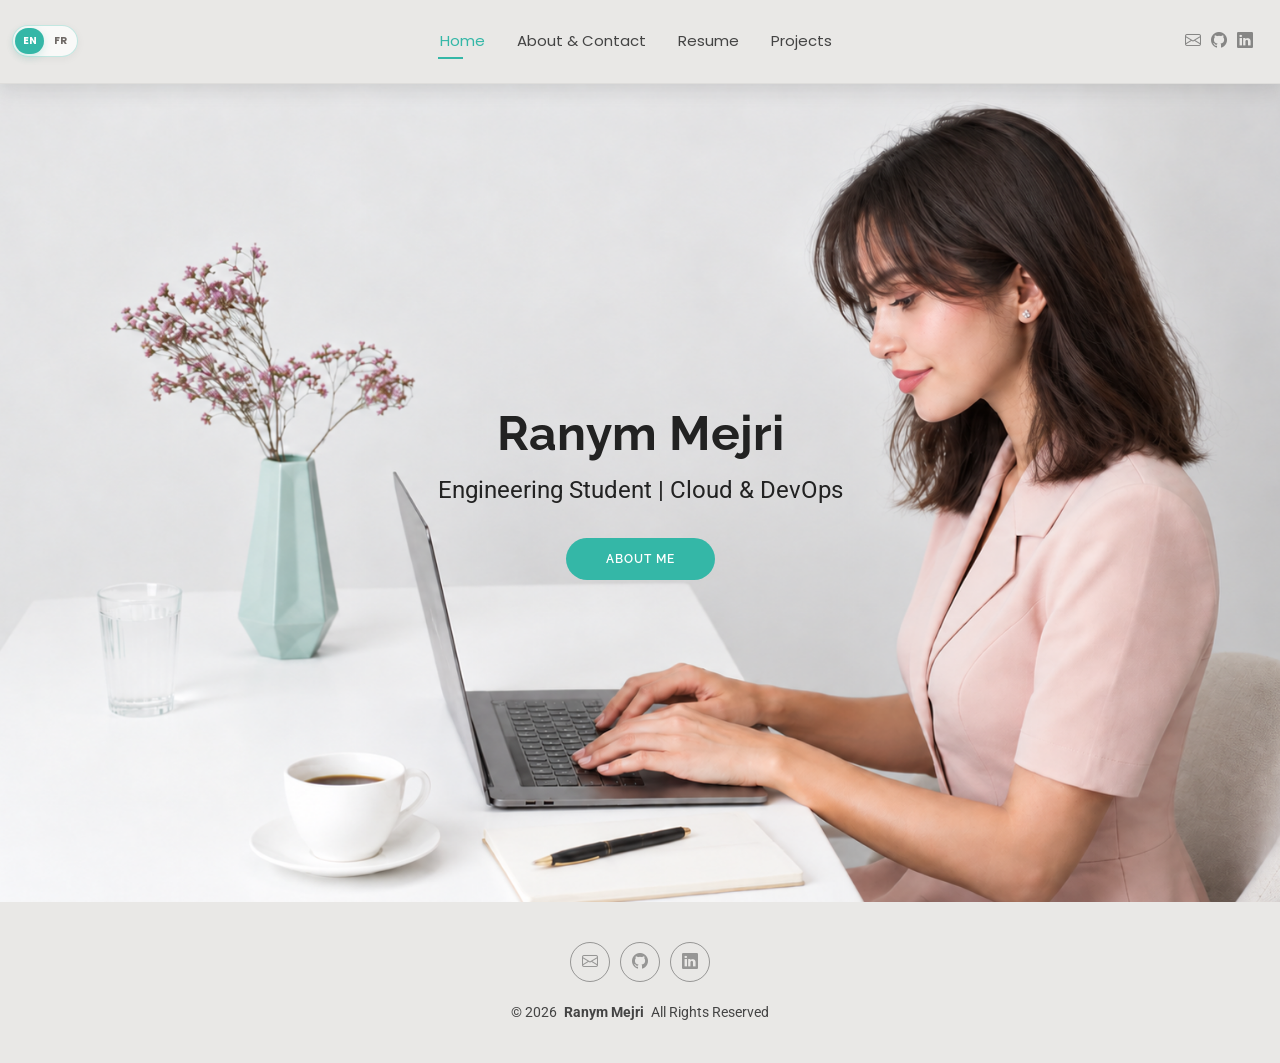
<file: index.html>
<!DOCTYPE html>
<html lang="en">

<head>
  <meta charset="utf-8">
  <meta content="width=device-width, initial-scale=1.0" name="viewport">
  <title>Home - Ranym Mejri</title>
  <meta name="description" content="Ranym Mejri - final-year Cloud Computing engineering student with hands-on experience in Azure, OpenStack, Kubernetes, CI/CD, containerization and observability.">
  <meta name="keywords" content="Ranym Mejri, Cloud Computing, DevOps, Kubernetes, OpenStack, Angular, Spring Boot, portfolio">

  <link href="assets/img/favicon.png" rel="icon">
  <link href="assets/img/apple-touch-icon.png" rel="apple-touch-icon">

  <link href="https://fonts.googleapis.com" rel="preconnect">
  <link href="https://fonts.gstatic.com" rel="preconnect" crossorigin>
  <link href="https://fonts.googleapis.com/css2?family=Roboto:ital,wght@0,100;0,300;0,400;0,500;0,700;0,900;1,100;1,300;1,400;1,500;1,700;1,900&family=Poppins:ital,wght@0,100;0,200;0,300;0,400;0,500;0,600;0,700;0,800;0,900;1,100;1,200;1,300;1,400;1,500;1,600;1,700;1,800;1,900&family=Raleway:ital,wght@0,100;0,200;0,300;0,400;0,500;0,600;0,700;0,800;0,900&display=swap" rel="stylesheet">

  <link href="assets/vendor/bootstrap/css/bootstrap.min.css" rel="stylesheet">
  <link href="assets/vendor/bootstrap-icons/bootstrap-icons.css" rel="stylesheet">
  <link href="assets/vendor/aos/aos.css" rel="stylesheet">
  <link href="assets/vendor/swiper/swiper-bundle.min.css" rel="stylesheet">
  <link href="assets/vendor/glightbox/css/glightbox.min.css" rel="stylesheet">
  <link href="assets/css/main.css?v=20260927-13" rel="stylesheet">
</head>

<body class="index-page">

  <header id="header" class="header d-flex align-items-center light-background sticky-top">
    <div class="container-fluid position-relative d-flex align-items-center justify-content-between">
      <span class="header-logo-placeholder" aria-hidden="true"></span>

      <nav id="navmenu" class="navmenu">
        <ul>
          <li><a href="index.html" class="active">Home</a></li>
          <li><a href="about.html">About &amp; Contact</a></li>
          <li><a href="resume.html">Resume</a></li>
          <li><a href="portfolio.html">Projects</a></li>
        </ul>
        <i class="mobile-nav-toggle d-xl-none bi bi-list"></i>
      </nav>

      <div class="header-social-links">
        <a href="mailto:ranymmejri1@gmail.com" aria-label="Email"><i class="bi bi-envelope"></i></a>
        <a href="https://github.com/ranym-eng" target="_blank" rel="noopener noreferrer" aria-label="GitHub"><i class="bi bi-github"></i></a>
        <a href="https://linkedin.com/in/ranym-mejri-b42968238" target="_blank" rel="noopener noreferrer" aria-label="LinkedIn"><i class="bi bi-linkedin"></i></a>
      </div>
    </div>
  </header>

  <main class="main">
    <section id="hero" class="hero section">
      <img src="assets/img/ranym/hero-workspace.png" class="home-hero-photo" alt="Ranym Mejri working on a laptop" data-aos="fade-in">
      <div class="container text-center" data-aos="zoom-out" data-aos-delay="100">
        <div class="row justify-content-center">
          <div class="col-lg-8">
            <h2>Ranym Mejri</h2>
            <p>Engineering Student | Cloud &amp; DevOps</p>
            <a href="about.html" class="btn-get-started">About Me</a>
          </div>
        </div>
      </div>
    </section>
  </main>

  <footer id="footer" class="footer light-background">
    <div class="container">
      <div class="social-links d-flex justify-content-center">
        <a href="mailto:ranymmejri1@gmail.com" aria-label="Email"><i class="bi bi-envelope"></i></a>
        <a href="https://github.com/ranym-eng" target="_blank" rel="noopener noreferrer" aria-label="GitHub"><i class="bi bi-github"></i></a>
        <a href="https://linkedin.com/in/ranym-mejri-b42968238" target="_blank" rel="noopener noreferrer" aria-label="LinkedIn"><i class="bi bi-linkedin"></i></a>
      </div>
      <div class="copyright text-center">
        <p>&copy; <span>2026</span> <strong class="px-1 sitename">Ranym Mejri</strong> <span>All Rights Reserved</span></p>
      </div>
    </div>
  </footer>

  <a href="#" id="scroll-top" class="scroll-top d-flex align-items-center justify-content-center"><i class="bi bi-arrow-up-short"></i></a>
  <div id="preloader"></div>

  <script src="assets/vendor/bootstrap/js/bootstrap.bundle.min.js"></script>
  <script src="assets/vendor/php-email-form/validate.js"></script>
  <script src="assets/vendor/aos/aos.js"></script>
  <script src="assets/vendor/waypoints/noframework.waypoints.js"></script>
  <script src="assets/vendor/purecounter/purecounter_vanilla.js"></script>
  <script src="assets/vendor/swiper/swiper-bundle.min.js"></script>
  <script src="assets/vendor/glightbox/js/glightbox.min.js"></script>
  <script src="assets/vendor/imagesloaded/imagesloaded.pkgd.min.js"></script>
  <script src="assets/vendor/isotope-layout/isotope.pkgd.min.js"></script>
  <script src="assets/js/i18n.js?v=20261105"></script>
  <script src="assets/js/main.js?v=20260927-1"></script>
</body>

</html>
</file>
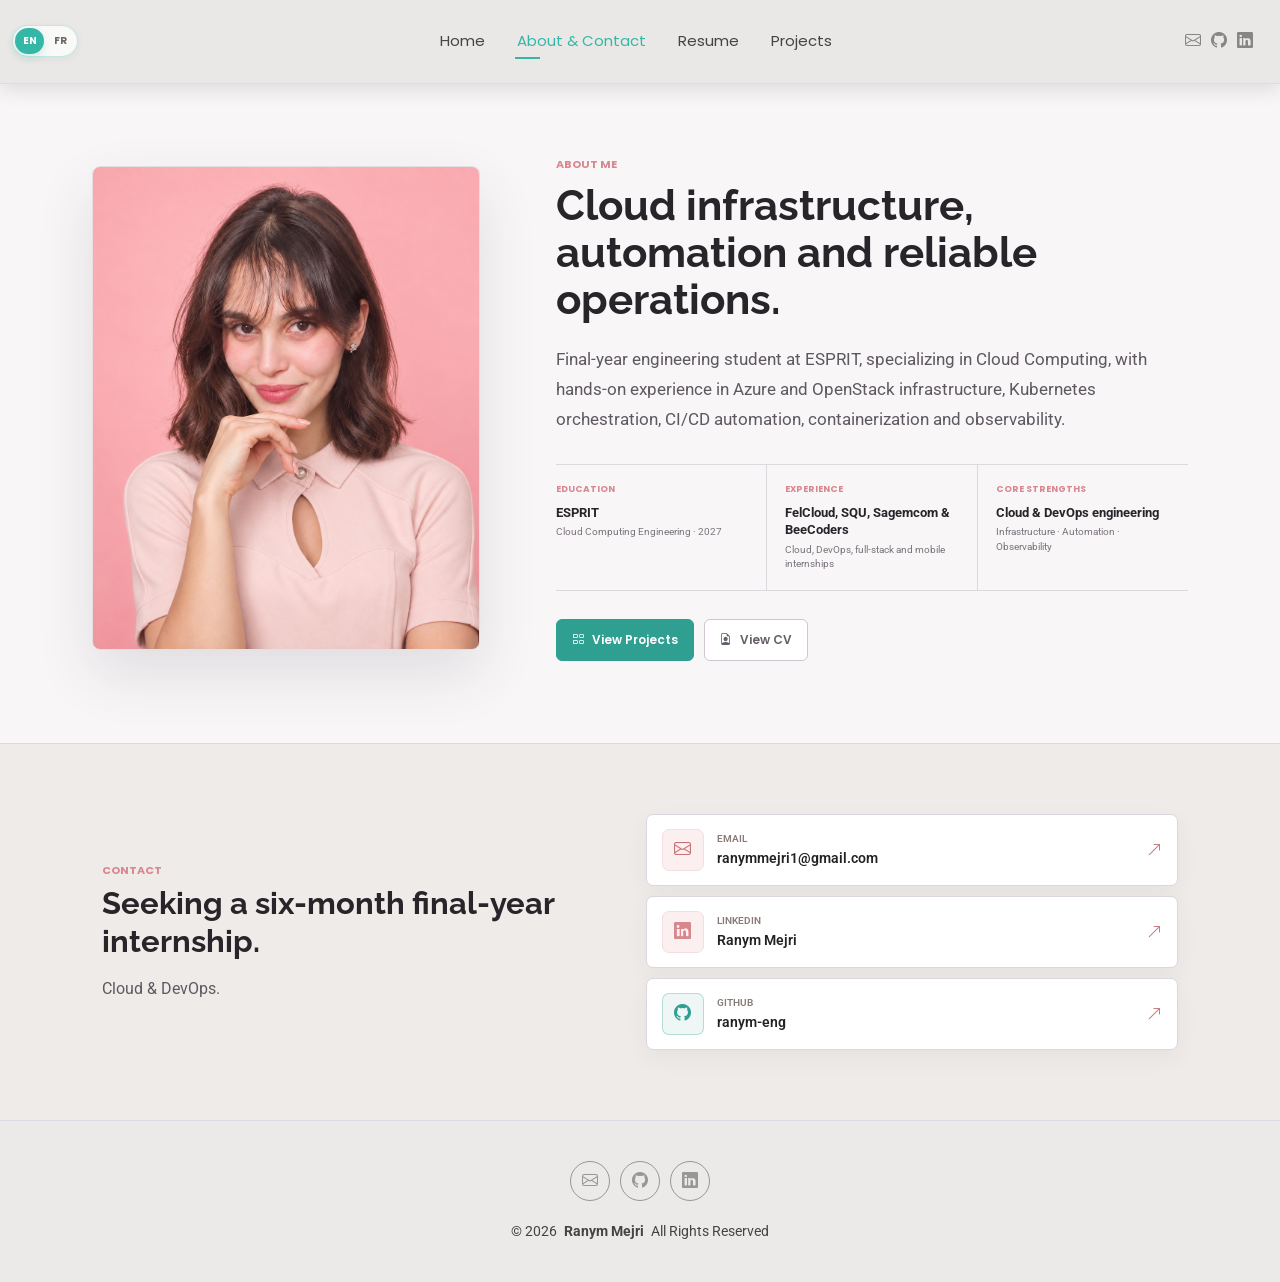
<file: about.html>
<!DOCTYPE html>
<html lang="en">

<head>
  <meta charset="utf-8">
  <meta content="width=device-width, initial-scale=1.0" name="viewport">
  <title>About &amp; Contact - Ranym Mejri</title>
  <meta name="description" content="Ranym Mejri - final-year Cloud Computing engineering student with hands-on experience in Azure, OpenStack, Kubernetes, CI/CD, containerization and observability.">
  <meta name="keywords" content="Ranym Mejri, Cloud Computing, DevOps, Kubernetes, OpenStack, Angular, Spring Boot, portfolio">

  <link href="assets/img/favicon.png" rel="icon">
  <link href="assets/img/apple-touch-icon.png" rel="apple-touch-icon">

  <link href="https://fonts.googleapis.com" rel="preconnect">
  <link href="https://fonts.gstatic.com" rel="preconnect" crossorigin>
  <link href="https://fonts.googleapis.com/css2?family=Roboto:ital,wght@0,100;0,300;0,400;0,500;0,700;0,900;1,100;1,300;1,400;1,500;1,700;1,900&family=Poppins:ital,wght@0,100;0,200;0,300;0,400;0,500;0,600;0,700;0,800;0,900;1,100;1,200;1,300;1,400;1,500;1,600;1,700;1,800;1,900&family=Raleway:ital,wght@0,100;0,200;0,300;0,400;0,500;0,600;0,700;0,800;0,900&display=swap" rel="stylesheet">

  <link href="assets/vendor/bootstrap/css/bootstrap.min.css" rel="stylesheet">
  <link href="assets/vendor/bootstrap-icons/bootstrap-icons.css" rel="stylesheet">
  <link href="assets/vendor/aos/aos.css" rel="stylesheet">
  <link href="assets/vendor/swiper/swiper-bundle.min.css" rel="stylesheet">
  <link href="assets/vendor/glightbox/css/glightbox.min.css" rel="stylesheet">
  <link href="assets/css/main.css?v=20260927-13" rel="stylesheet">
</head>

<body class="about-page">

  <header id="header" class="header d-flex align-items-center light-background sticky-top">
    <div class="container-fluid position-relative d-flex align-items-center justify-content-between">
      <span class="header-logo-placeholder" aria-hidden="true"></span>

      <nav id="navmenu" class="navmenu">
        <ul>
          <li><a href="index.html">Home</a></li>
          <li><a href="about.html" class="active">About &amp; Contact</a></li>
          <li><a href="resume.html">Resume</a></li>
          <li><a href="portfolio.html">Projects</a></li>
        </ul>
        <i class="mobile-nav-toggle d-xl-none bi bi-list"></i>
      </nav>

      <div class="header-social-links">
        <a href="mailto:ranymmejri1@gmail.com" aria-label="Email"><i class="bi bi-envelope"></i></a>
        <a href="https://github.com/ranym-eng" target="_blank" rel="noopener noreferrer" aria-label="GitHub"><i class="bi bi-github"></i></a>
        <a href="https://linkedin.com/in/ranym-mejri-b42968238" target="_blank" rel="noopener noreferrer" aria-label="LinkedIn"><i class="bi bi-linkedin"></i></a>
      </div>
    </div>
  </header>

  <main class="main">
    <section id="about" class="about about-profile section">
      <div class="container about-profile-layout">
        <div class="about-portrait" data-aos="fade-right">
          <img src="assets/img/ranym/profile.png" class="ranym-profile" alt="Portrait of Ranym Mejri">
        </div>

        <div class="about-profile-copy" data-aos="fade-up" data-aos-delay="100">
          <p class="about-eyebrow">About me</p>
          <h1>Cloud infrastructure, automation and reliable operations.</h1>
          <p class="about-lead">
            Final-year engineering student at ESPRIT, specializing in Cloud Computing, with hands-on experience in Azure and OpenStack infrastructure, Kubernetes orchestration, CI/CD automation, containerization and observability.
          </p>

          <div class="about-facts" aria-label="Profile highlights">
            <div>
              <span>Education</span>
              <strong>ESPRIT</strong>
              <small>Cloud Computing Engineering &middot; 2027</small>
            </div>
            <div>
              <span>Experience</span>
              <strong>FelCloud, SQU, Sagemcom &amp; BeeCoders</strong>
              <small>Cloud, DevOps, full-stack and mobile internships</small>
            </div>
            <div>
              <span>Core strengths</span>
              <strong>Cloud &amp; DevOps engineering</strong>
              <small>Infrastructure &middot; Automation &middot; Observability</small>
            </div>
          </div>

          <div class="about-profile-actions">
            <a class="about-profile-primary" href="portfolio.html"><i class="bi bi-grid"></i> View Projects</a>
            <a href="assets/files/CV_Ranym_Mejri_FR_EN.pdf?v=20261105-2" target="_blank" rel="noopener noreferrer"><i class="bi bi-file-earmark-person"></i> View CV</a>
          </div>
        </div>
      </div>
    </section>

    <section id="contact" class="about-contact section">
      <div class="container about-contact-container" data-aos="fade-up">
        <div class="about-contact-intro">
          <span>Contact</span>
          <h2>Seeking a six-month final-year internship.</h2>
          <p>Cloud &amp; DevOps.</p>
        </div>

        <div class="about-contact-links" aria-label="Contact links">
          <a class="about-contact-item" href="mailto:ranymmejri1@gmail.com">
            <span class="about-contact-icon"><i class="bi bi-envelope"></i></span>
            <span><small>Email</small><strong>ranymmejri1@gmail.com</strong></span>
            <i class="bi bi-arrow-up-right"></i>
          </a>
          <a class="about-contact-item" href="https://linkedin.com/in/ranym-mejri-b42968238" target="_blank" rel="noopener noreferrer">
            <span class="about-contact-icon"><i class="bi bi-linkedin"></i></span>
            <span><small>LinkedIn</small><strong>Ranym Mejri</strong></span>
            <i class="bi bi-arrow-up-right"></i>
          </a>
          <a class="about-contact-item" href="https://github.com/ranym-eng" target="_blank" rel="noopener noreferrer">
            <span class="about-contact-icon"><i class="bi bi-github"></i></span>
            <span><small>GitHub</small><strong>ranym-eng</strong></span>
            <i class="bi bi-arrow-up-right"></i>
          </a>
        </div>
      </div>
    </section>
  </main>

  <footer id="footer" class="footer light-background">
    <div class="container">
      <div class="social-links d-flex justify-content-center">
        <a href="mailto:ranymmejri1@gmail.com" aria-label="Email"><i class="bi bi-envelope"></i></a>
        <a href="https://github.com/ranym-eng" target="_blank" rel="noopener noreferrer" aria-label="GitHub"><i class="bi bi-github"></i></a>
        <a href="https://linkedin.com/in/ranym-mejri-b42968238" target="_blank" rel="noopener noreferrer" aria-label="LinkedIn"><i class="bi bi-linkedin"></i></a>
      </div>
      <div class="copyright text-center">
        <p>&copy; <span>2026</span> <strong class="px-1 sitename">Ranym Mejri</strong> <span>All Rights Reserved</span></p>
      </div>
    </div>
  </footer>

  <a href="#" id="scroll-top" class="scroll-top d-flex align-items-center justify-content-center"><i class="bi bi-arrow-up-short"></i></a>
  <div id="preloader"></div>

  <script src="assets/vendor/bootstrap/js/bootstrap.bundle.min.js"></script>
  <script src="assets/vendor/php-email-form/validate.js"></script>
  <script src="assets/vendor/aos/aos.js"></script>
  <script src="assets/vendor/waypoints/noframework.waypoints.js"></script>
  <script src="assets/vendor/purecounter/purecounter_vanilla.js"></script>
  <script src="assets/vendor/swiper/swiper-bundle.min.js"></script>
  <script src="assets/vendor/glightbox/js/glightbox.min.js"></script>
  <script src="assets/vendor/imagesloaded/imagesloaded.pkgd.min.js"></script>
  <script src="assets/vendor/isotope-layout/isotope.pkgd.min.js"></script>
  <script src="assets/js/i18n.js?v=20261105"></script>
  <script src="assets/js/main.js?v=20260927-1"></script>
  <script>
    if (window.location.hash === "#contact") {
      window.setTimeout(() => document.getElementById("contact").scrollIntoView(), 250);
    }
  </script>
</body>

</html>
</file>
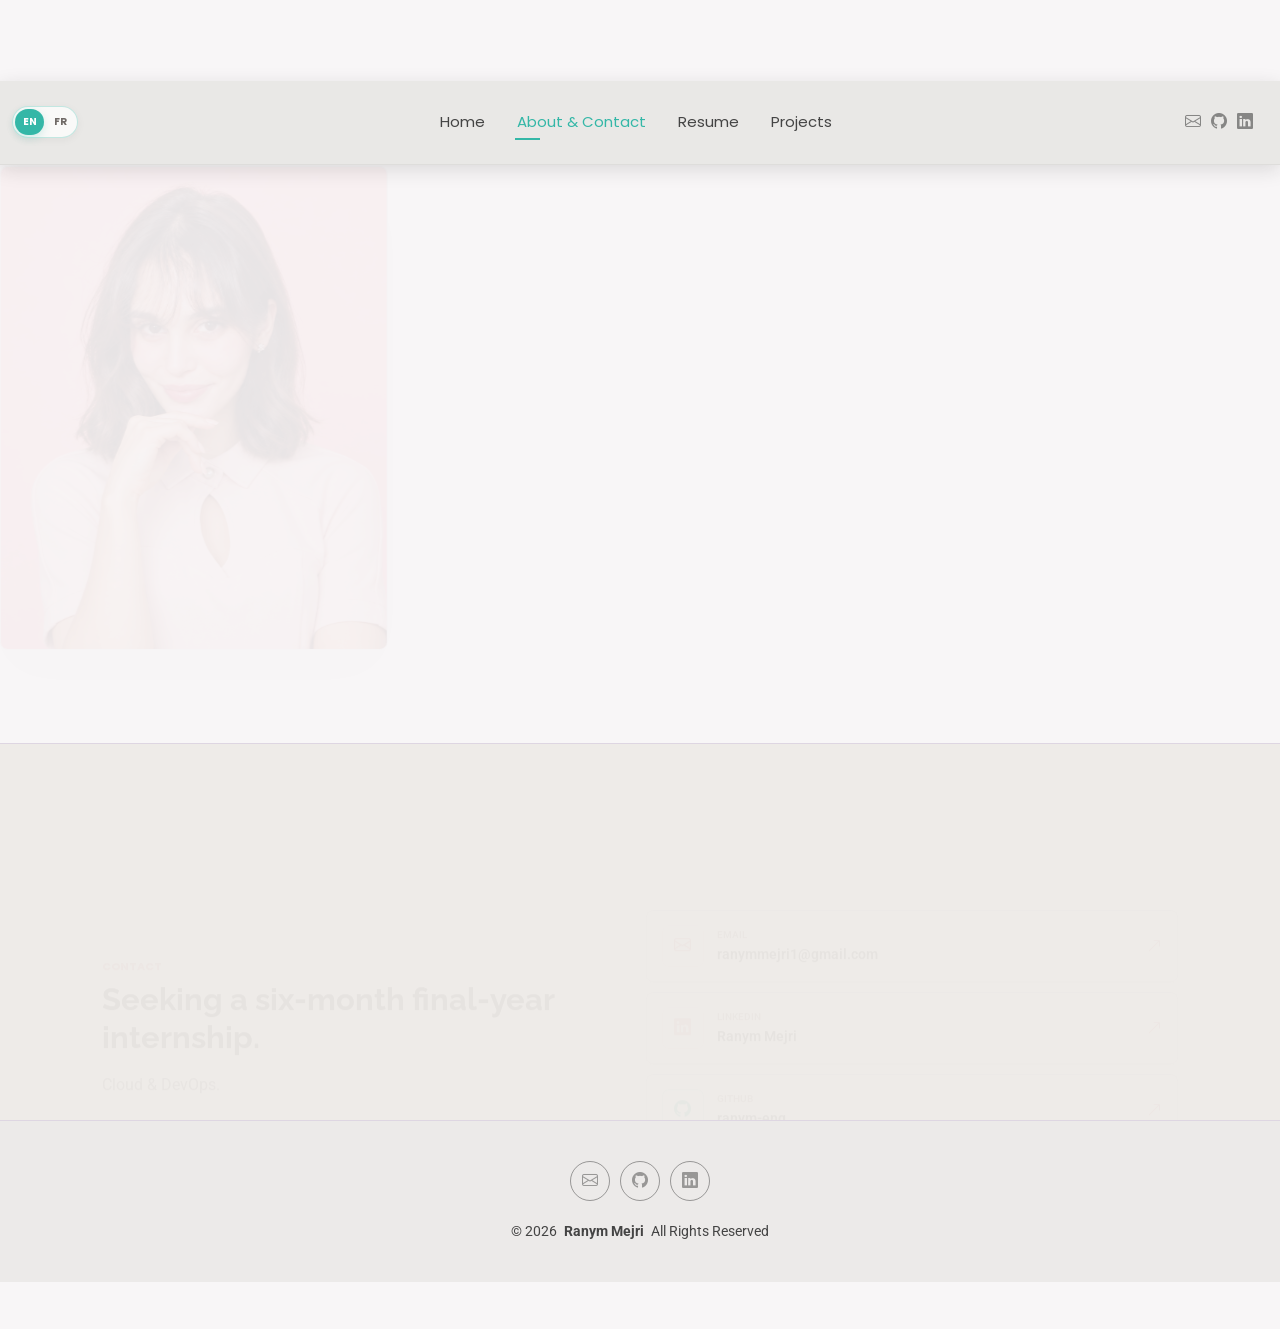
<file: contact.html>
<!DOCTYPE html>
<html lang="en">

<head>
  <meta charset="utf-8">
  <meta content="width=device-width, initial-scale=1.0" name="viewport">
  <meta http-equiv="refresh" content="0; url=about.html?v=20261105#contact">
  <title>About &amp; Contact - Ranym Mejri</title>
  <meta name="description" content="Contact Ranym Mejri, a final-year Cloud Computing engineering student seeking a six-month internship in Cloud and DevOps.">
  <meta name="keywords" content="Ranym Mejri, Cloud Computing, DevOps, Kubernetes, OpenStack, Angular, Spring Boot, portfolio">

  <link href="assets/img/favicon.png" rel="icon">
  <link href="assets/img/apple-touch-icon.png" rel="apple-touch-icon">

  <link href="https://fonts.googleapis.com" rel="preconnect">
  <link href="https://fonts.gstatic.com" rel="preconnect" crossorigin>
  <link href="https://fonts.googleapis.com/css2?family=Roboto:ital,wght@0,100;0,300;0,400;0,500;0,700;0,900;1,100;1,300;1,400;1,500;1,700;1,900&family=Poppins:ital,wght@0,100;0,200;0,300;0,400;0,500;0,600;0,700;0,800;0,900;1,100;1,200;1,300;1,400;1,500;1,600;1,700;1,800;1,900&family=Raleway:ital,wght@0,100;0,200;0,300;0,400;0,500;0,600;0,700;0,800;0,900&display=swap" rel="stylesheet">

  <link href="assets/vendor/bootstrap/css/bootstrap.min.css" rel="stylesheet">
  <link href="assets/vendor/bootstrap-icons/bootstrap-icons.css" rel="stylesheet">
  <link href="assets/vendor/aos/aos.css" rel="stylesheet">
  <link href="assets/vendor/swiper/swiper-bundle.min.css" rel="stylesheet">
  <link href="assets/vendor/glightbox/css/glightbox.min.css" rel="stylesheet">
  <link href="assets/css/main.css?v=20260927-13" rel="stylesheet">
</head>

<body class="contact-page">

  <header id="header" class="header d-flex align-items-center light-background sticky-top">
    <div class="container-fluid position-relative d-flex align-items-center justify-content-between">
      <span class="header-logo-placeholder" aria-hidden="true"></span>

      <nav id="navmenu" class="navmenu">
        <ul>
          <li><a href="index.html">Home</a></li>
          <li><a href="about.html" class="active">About &amp; Contact</a></li>
          <li><a href="resume.html">Resume</a></li>
          <li><a href="portfolio.html">Projects</a></li>
        </ul>
        <i class="mobile-nav-toggle d-xl-none bi bi-list"></i>
      </nav>

      <div class="header-social-links">
        <a href="mailto:ranymmejri1@gmail.com" aria-label="Email"><i class="bi bi-envelope"></i></a>
        <a href="https://github.com/ranym-eng" target="_blank" rel="noopener noreferrer" aria-label="GitHub"><i class="bi bi-github"></i></a>
        <a href="https://linkedin.com/in/ranym-mejri-b42968238" target="_blank" rel="noopener noreferrer" aria-label="LinkedIn"><i class="bi bi-linkedin"></i></a>
      </div>
    </div>
  </header>

  <main class="main">
    <section id="contact" class="contact section">
      
      <div class="container section-title" data-aos="fade-up">
        <h2>Contact</h2>
      </div>
      <div class="container" data-aos="fade-up" data-aos-delay="100">
        <div class="row gy-4">
          <div class="col-lg-5">
            <div class="info-wrap">
              <div class="info-item d-flex" data-aos="fade-up" data-aos-delay="200">
                <i class="bi bi-geo-alt flex-shrink-0"></i>
                <div><h3>Location</h3><p>Tunisia</p></div>
              </div>
              <div class="info-item d-flex" data-aos="fade-up" data-aos-delay="300">
                <i class="bi bi-envelope flex-shrink-0"></i>
                <div><h3>Email</h3><p><a href="mailto:ranymmejri1@gmail.com">ranymmejri1@gmail.com</a></p></div>
              </div>
              <div class="info-item d-flex" data-aos="fade-up" data-aos-delay="400">
                <i class="bi bi-github flex-shrink-0"></i>
                <div><h3>GitHub</h3><p><a href="https://github.com/ranym-eng" target="_blank" rel="noopener noreferrer">github.com/ranym-eng</a></p></div>
              </div>
              <div class="info-item d-flex" data-aos="fade-up" data-aos-delay="500">
                <i class="bi bi-linkedin flex-shrink-0"></i>
                <div><h3>LinkedIn</h3><p><a href="https://linkedin.com/in/ranym-mejri-b42968238" target="_blank" rel="noopener noreferrer">ranym-mejri-b42968238</a></p></div>
              </div>
            </div>
          </div>
          <div class="col-lg-7">
            <div class="php-email-form contact-card" data-aos="fade-up" data-aos-delay="200">
              <h3>Let us connect</h3>
              <p>For a six-month final-year internship in Cloud or DevOps, contact me by email or through LinkedIn.</p>
              <div class="contact-actions">
                <a class="btn-contact" href="mailto:ranymmejri1@gmail.com"><i class="bi bi-envelope"></i> Email Me</a>
                <a class="btn-contact" href="assets/files/CV_Ranym_Mejri_FR_EN.pdf?v=20261105-2" target="_blank" rel="noopener noreferrer"><i class="bi bi-file-earmark-person"></i> View CV</a>
                <a class="btn-contact" href="https://github.com/ranym-eng" target="_blank" rel="noopener noreferrer"><i class="bi bi-github"></i> GitHub</a>
              </div>
            </div>
          </div>
        </div>
      </div>
    </section>
  </main>

  <footer id="footer" class="footer light-background">
    <div class="container">

      <div class="social-links d-flex justify-content-center">
        <a href="mailto:ranymmejri1@gmail.com" aria-label="Email"><i class="bi bi-envelope"></i></a>
        <a href="https://github.com/ranym-eng" target="_blank" rel="noopener noreferrer" aria-label="GitHub"><i class="bi bi-github"></i></a>
        <a href="https://linkedin.com/in/ranym-mejri-b42968238" target="_blank" rel="noopener noreferrer" aria-label="LinkedIn"><i class="bi bi-linkedin"></i></a>
      </div>
       <div class="copyright text-center">
        <p>&copy; <span>2026</span> <strong class="px-1 sitename">Ranym Mejri</strong> <span>All Rights Reserved</span></p>
      </div>
    </div>
  </footer>

  <a href="#" id="scroll-top" class="scroll-top d-flex align-items-center justify-content-center"><i class="bi bi-arrow-up-short"></i></a>
  <div id="preloader"></div>

  <script src="assets/vendor/bootstrap/js/bootstrap.bundle.min.js"></script>
  <script src="assets/vendor/php-email-form/validate.js"></script>
  <script src="assets/vendor/aos/aos.js"></script>
  <script src="assets/vendor/waypoints/noframework.waypoints.js"></script>
  <script src="assets/vendor/purecounter/purecounter_vanilla.js"></script>
  <script src="assets/vendor/swiper/swiper-bundle.min.js"></script>
  <script src="assets/vendor/glightbox/js/glightbox.min.js"></script>
  <script src="assets/vendor/imagesloaded/imagesloaded.pkgd.min.js"></script>
  <script src="assets/vendor/isotope-layout/isotope.pkgd.min.js"></script>
  <script src="assets/js/i18n.js?v=20261105"></script>
  <script src="assets/js/main.js?v=20260927-1"></script>
</body>

</html>
</file>
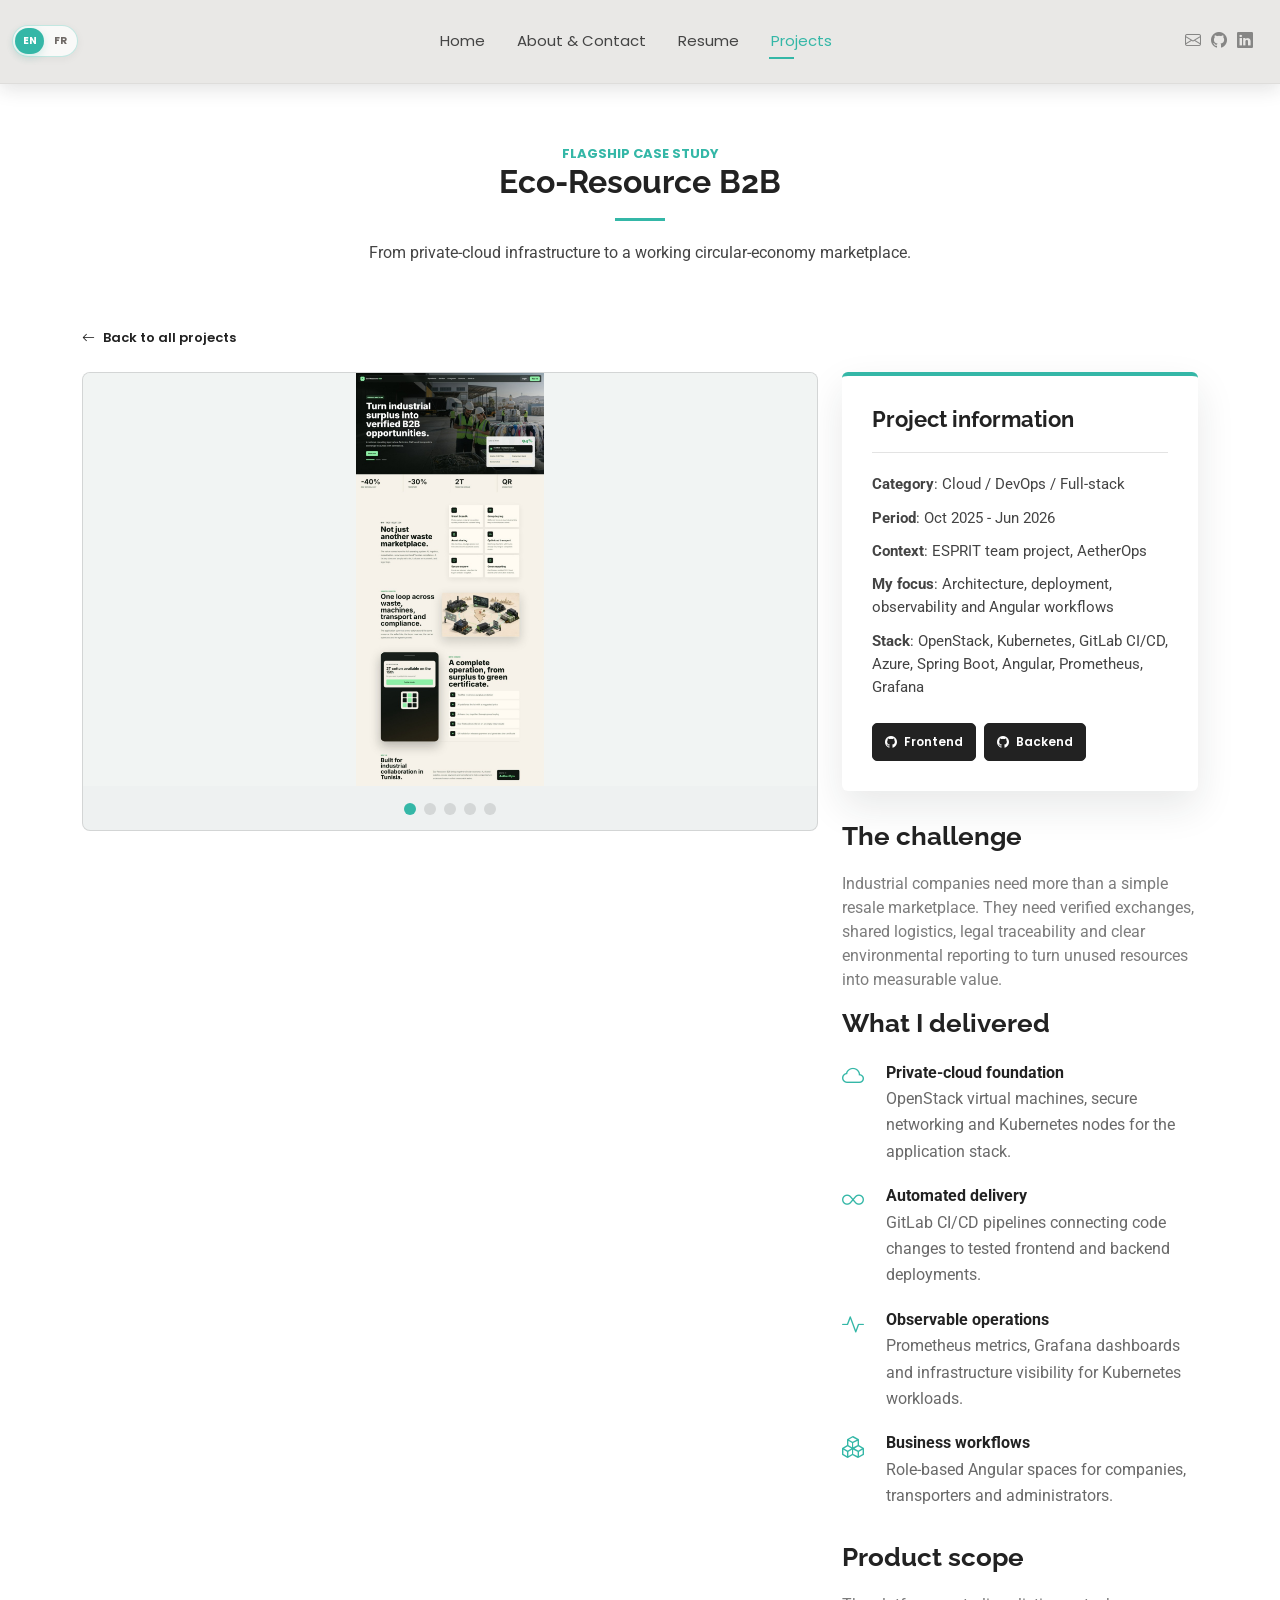
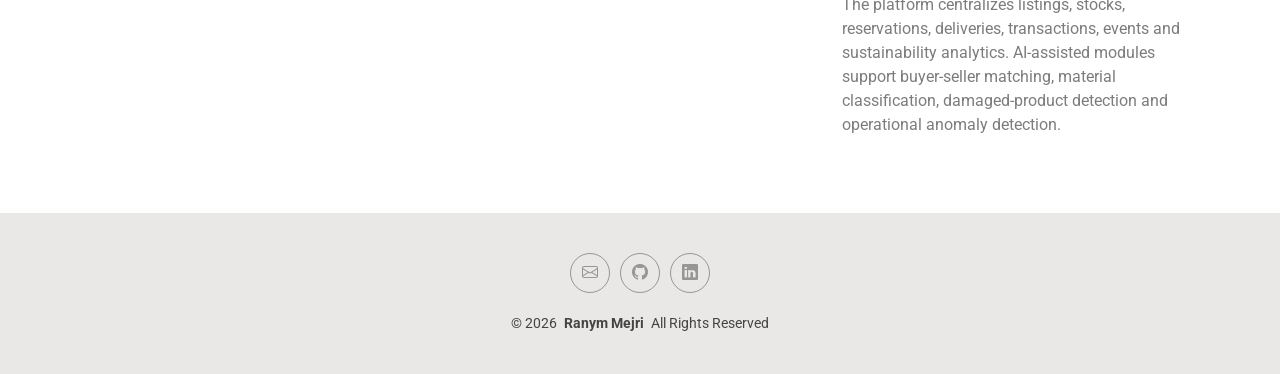
<file: portfolio-details.html>
<!DOCTYPE html>
<html lang="en">

<head>
  <meta charset="utf-8">
  <meta content="width=device-width, initial-scale=1.0" name="viewport">
  <title>Eco-Resource Details - Ranym Mejri</title>
  <meta name="description" content="Ranym Mejri portfolio - Cloud Computing engineering student focused on Cloud, DevOps, full-stack applications and data projects.">
  <meta name="keywords" content="Ranym Mejri, Cloud Computing, DevOps, Kubernetes, OpenStack, Angular, Spring Boot, portfolio">

  <link href="assets/img/favicon.png" rel="icon">
  <link href="assets/img/apple-touch-icon.png" rel="apple-touch-icon">

  <link href="https://fonts.googleapis.com" rel="preconnect">
  <link href="https://fonts.gstatic.com" rel="preconnect" crossorigin>
  <link href="https://fonts.googleapis.com/css2?family=Roboto:ital,wght@0,100;0,300;0,400;0,500;0,700;0,900;1,100;1,300;1,400;1,500;1,700;1,900&family=Poppins:ital,wght@0,100;0,200;0,300;0,400;0,500;0,600;0,700;0,800;0,900;1,100;1,200;1,300;1,400;1,500;1,600;1,700;1,800;1,900&family=Raleway:ital,wght@0,100;0,200;0,300;0,400;0,500;0,600;0,700;0,800;0,900&display=swap" rel="stylesheet">

  <link href="assets/vendor/bootstrap/css/bootstrap.min.css" rel="stylesheet">
  <link href="assets/vendor/bootstrap-icons/bootstrap-icons.css" rel="stylesheet">
  <link href="assets/vendor/aos/aos.css" rel="stylesheet">
  <link href="assets/vendor/swiper/swiper-bundle.min.css" rel="stylesheet">
  <link href="assets/vendor/glightbox/css/glightbox.min.css" rel="stylesheet">
  <link href="assets/css/main.css?v=20260927-13" rel="stylesheet">
</head>

<body class="portfolio-details-page">

  <header id="header" class="header d-flex align-items-center light-background sticky-top">
    <div class="container-fluid position-relative d-flex align-items-center justify-content-between">
      <span class="header-logo-placeholder" aria-hidden="true"></span>

      <nav id="navmenu" class="navmenu">
        <ul>
          <li><a href="index.html">Home</a></li>
          <li><a href="about.html">About &amp; Contact</a></li>
          <li><a href="resume.html">Resume</a></li>
          <li><a href="portfolio.html" class="active">Projects</a></li>
        </ul>
        <i class="mobile-nav-toggle d-xl-none bi bi-list"></i>
      </nav>

      <div class="header-social-links">
        <a href="mailto:ranymmejri1@gmail.com" aria-label="Email"><i class="bi bi-envelope"></i></a>
        <a href="https://github.com/ranym-eng" target="_blank" rel="noopener noreferrer" aria-label="GitHub"><i class="bi bi-github"></i></a>
        <a href="https://linkedin.com/in/ranym-mejri-b42968238" target="_blank" rel="noopener noreferrer" aria-label="LinkedIn"><i class="bi bi-linkedin"></i></a>
      </div>
    </div>
  </header>

  <main class="main">
    <section id="portfolio-details" class="portfolio-details section">
      
      <div class="container section-title" data-aos="fade-up">
        <p class="project-kicker">Flagship case study</p>
        <h2>Eco-Resource B2B</h2>
        <p>From private-cloud infrastructure to a working circular-economy marketplace.</p>
      </div>
      <div class="container" data-aos="fade-up" data-aos-delay="100">
        <a class="project-back" href="portfolio.html"><i class="bi bi-arrow-left"></i> Back to all projects</a>
        <div class="row gy-4">
          <div class="col-lg-8">
            <div class="portfolio-details-slider swiper init-swiper">
              <script type="application/json" class="swiper-config">
                {"loop":true,"speed":600,"autoplay":{"delay":5000},"slidesPerView":"auto","pagination":{"el":".swiper-pagination","type":"bullets","clickable":true}}
              </script>
              <div class="swiper-wrapper align-items-center">
                <div class="swiper-slide"><img src="assets/img/projects/eco-resource/1landing.jpeg" alt="Eco-Resource industrial marketplace"></div>
                <div class="swiper-slide"><img src="assets/img/projects/eco-resource/3openstack.png" alt="Eco-Resource OpenStack infrastructure"></div>
                <div class="swiper-slide"><img src="assets/img/projects/eco-resource/4kubernetes.png" alt="Eco-Resource Kubernetes deployment"></div>
                <div class="swiper-slide"><img src="assets/img/projects/eco-resource/5grafana.png" alt="Eco-Resource Grafana observability dashboard"></div>
                <div class="swiper-slide"><img src="assets/img/projects/eco-resource/2analytics.jpeg" alt="Eco-Resource sustainability analytics"></div>
              </div>
              <div class="swiper-pagination"></div>
            </div>
          </div>
          <div class="col-lg-4">
            <div class="portfolio-info" data-aos="fade-up" data-aos-delay="200">
              <h3>Project information</h3>
              <ul>
                <li><strong>Category</strong>: Cloud / DevOps / Full-stack</li>
                <li><strong>Period</strong>: Oct 2025 - Jun 2026</li>
                <li><strong>Context</strong>: ESPRIT team project, AetherOps</li>
                <li><strong>My focus</strong>: Architecture, deployment, observability and Angular workflows</li>
                <li><strong>Stack</strong>: OpenStack, Kubernetes, GitLab CI/CD, Azure, Spring Boot, Angular, Prometheus, Grafana</li>
              </ul>
              <div class="case-study-links">
                <a href="https://github.com/ranym-eng/eco-ressource-b2b-frontend" target="_blank" rel="noopener noreferrer"><i class="bi bi-github"></i> Frontend</a>
                <a href="https://github.com/ranym-eng/eco-ressource-b2b-backend" target="_blank" rel="noopener noreferrer"><i class="bi bi-github"></i> Backend</a>
              </div>
            </div>
            <div class="portfolio-description" data-aos="fade-up" data-aos-delay="300">
              <h2>The challenge</h2>
              <p>Industrial companies need more than a simple resale marketplace. They need verified exchanges, shared logistics, legal traceability and clear environmental reporting to turn unused resources into measurable value.</p>
              <h2>What I delivered</h2>
              <ul class="case-study-points">
                <li><i class="bi bi-cloud"></i><span><strong>Private-cloud foundation</strong> OpenStack virtual machines, secure networking and Kubernetes nodes for the application stack.</span></li>
                <li><i class="bi bi-infinity"></i><span><strong>Automated delivery</strong> GitLab CI/CD pipelines connecting code changes to tested frontend and backend deployments.</span></li>
                <li><i class="bi bi-activity"></i><span><strong>Observable operations</strong> Prometheus metrics, Grafana dashboards and infrastructure visibility for Kubernetes workloads.</span></li>
                <li><i class="bi bi-boxes"></i><span><strong>Business workflows</strong> Role-based Angular spaces for companies, transporters and administrators.</span></li>
              </ul>
              <h2>Product scope</h2>
              <p>The platform centralizes listings, stocks, reservations, deliveries, transactions, events and sustainability analytics. AI-assisted modules support buyer-seller matching, material classification, damaged-product detection and operational anomaly detection.</p>
            </div>
          </div>
        </div>
      </div>
    </section>
  </main>

  <footer id="footer" class="footer light-background">
    <div class="container">
      <div class="social-links d-flex justify-content-center">
        <a href="mailto:ranymmejri1@gmail.com" aria-label="Email"><i class="bi bi-envelope"></i></a>
        <a href="https://github.com/ranym-eng" target="_blank" rel="noopener noreferrer" aria-label="GitHub"><i class="bi bi-github"></i></a>
        <a href="https://linkedin.com/in/ranym-mejri-b42968238" target="_blank" rel="noopener noreferrer" aria-label="LinkedIn"><i class="bi bi-linkedin"></i></a>
      </div>
      <div class="copyright text-center">
        <p>&copy; <span>2026</span> <strong class="px-1 sitename">Ranym Mejri</strong> <span>All Rights Reserved</span></p>
      </div>
    </div>
  </footer>

  <a href="#" id="scroll-top" class="scroll-top d-flex align-items-center justify-content-center"><i class="bi bi-arrow-up-short"></i></a>
  <div id="preloader"></div>

  <script src="assets/vendor/bootstrap/js/bootstrap.bundle.min.js"></script>
  <script src="assets/vendor/php-email-form/validate.js"></script>
  <script src="assets/vendor/aos/aos.js"></script>
  <script src="assets/vendor/waypoints/noframework.waypoints.js"></script>
  <script src="assets/vendor/purecounter/purecounter_vanilla.js"></script>
  <script src="assets/vendor/swiper/swiper-bundle.min.js"></script>
  <script src="assets/vendor/glightbox/js/glightbox.min.js"></script>
  <script src="assets/vendor/imagesloaded/imagesloaded.pkgd.min.js"></script>
  <script src="assets/vendor/isotope-layout/isotope.pkgd.min.js"></script>
  <script src="assets/js/i18n.js?v=20260927-3"></script>
  <script src="assets/js/main.js?v=20260927-1"></script>
</body>

</html>
</file>
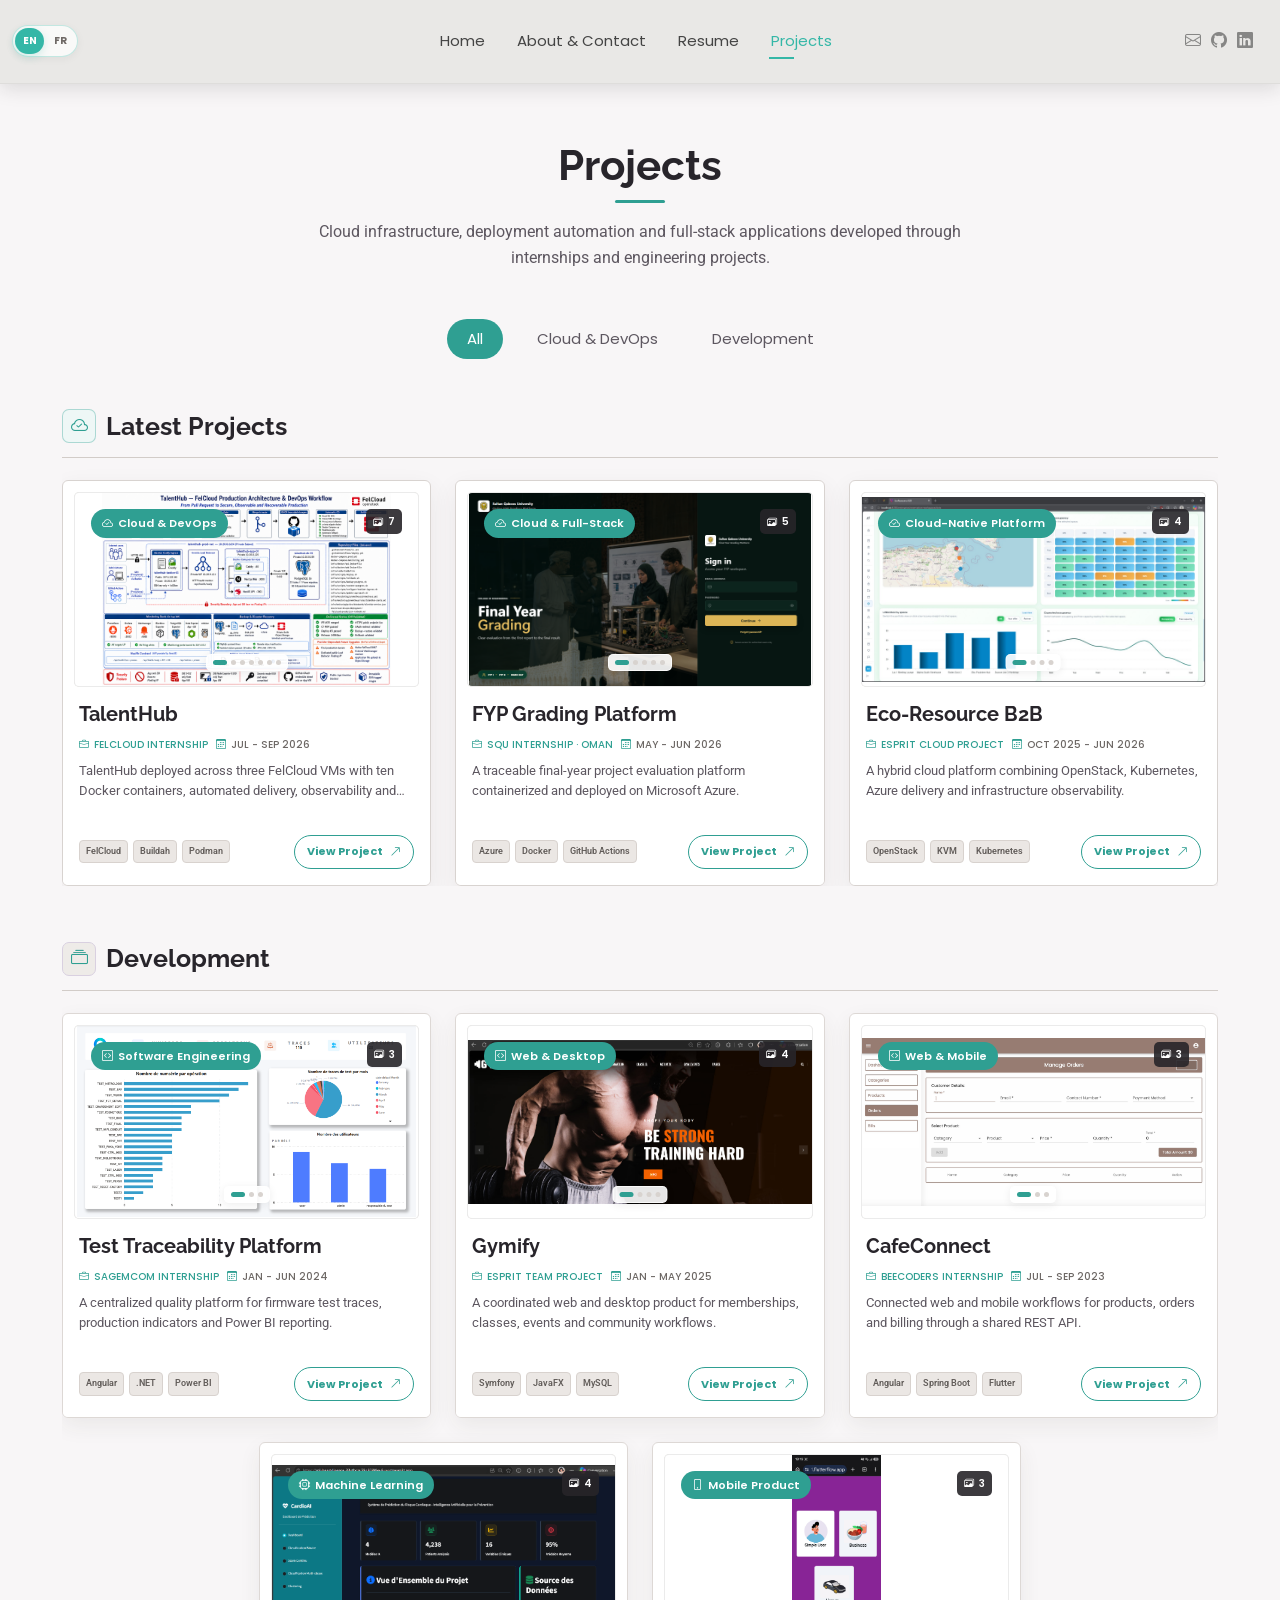
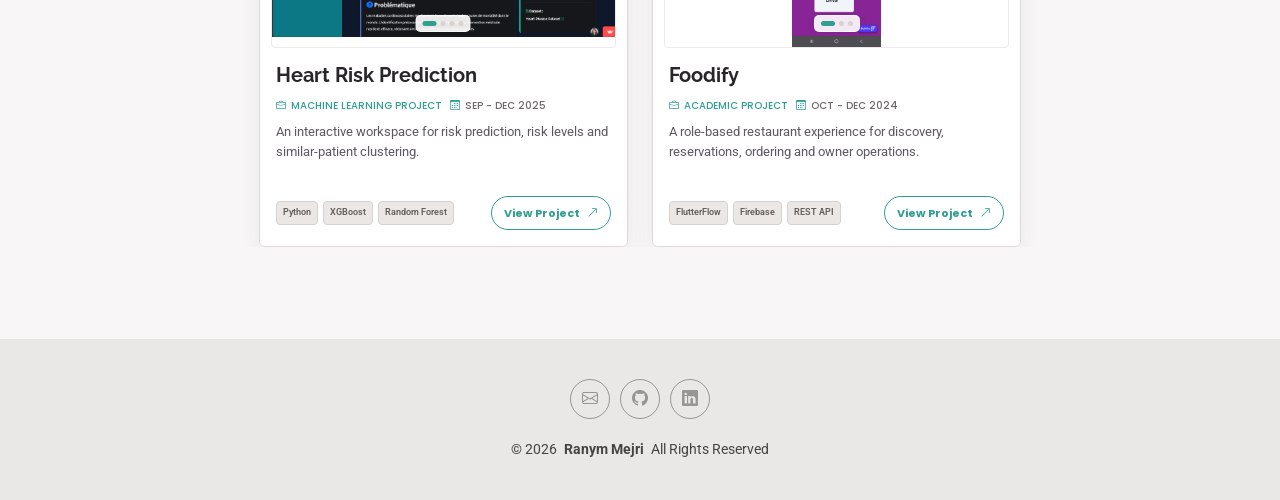
<file: portfolio.html>
<!DOCTYPE html>
<html lang="en">
<head>
  <meta charset="utf-8">
  <meta content="width=device-width, initial-scale=1.0" name="viewport">
  <title>Projects - Ranym Mejri</title>
  <meta name="description" content="Cloud, DevOps and full-stack engineering projects by Ranym Mejri.">
  <meta name="keywords" content="Ranym Mejri, Cloud Computing, DevOps, Kubernetes, OpenStack, Azure, portfolio">
  <link href="assets/img/favicon.png" rel="icon">
  <link href="assets/img/apple-touch-icon.png" rel="apple-touch-icon">
  <link href="https://fonts.googleapis.com" rel="preconnect">
  <link href="https://fonts.gstatic.com" rel="preconnect" crossorigin>
  <link href="https://fonts.googleapis.com/css2?family=Roboto:wght@300;400;500;600;700&family=Poppins:wght@400;500;600&family=Raleway:wght@500;600;700&display=swap" rel="stylesheet">
  <link href="assets/vendor/bootstrap/css/bootstrap.min.css" rel="stylesheet">
  <link href="assets/vendor/bootstrap-icons/bootstrap-icons.css" rel="stylesheet">
  <link href="assets/css/main.css?v=20260927-13" rel="stylesheet">
</head>
<body class="portfolio-page compact-portfolio-page">
  <header id="header" class="header d-flex align-items-center light-background sticky-top">
    <div class="container-fluid position-relative d-flex align-items-center justify-content-between">
      <span class="header-logo-placeholder" aria-hidden="true"></span>
      <nav id="navmenu" class="navmenu">
        <ul>
          <li><a href="index.html">Home</a></li>
          <li><a href="about.html">About &amp; Contact</a></li>
          <li><a href="resume.html">Resume</a></li>
          <li><a href="portfolio.html" class="active">Projects</a></li>
        </ul>
        <i class="mobile-nav-toggle d-xl-none bi bi-list"></i>
      </nav>
      <div class="header-social-links">
        <a href="mailto:ranymmejri1@gmail.com" aria-label="Email"><i class="bi bi-envelope"></i></a>
        <a href="https://github.com/ranym-eng" target="_blank" rel="noopener noreferrer" aria-label="GitHub"><i class="bi bi-github"></i></a>
        <a href="https://linkedin.com/in/ranym-mejri-b42968238" target="_blank" rel="noopener noreferrer" aria-label="LinkedIn"><i class="bi bi-linkedin"></i></a>
      </div>
    </div>
  </header>

  <main class="main">
    <section class="compact-projects section" aria-labelledby="portfolio-title">
      <div class="container compact-projects-container">
        <header class="compact-intro">
          <h1 id="portfolio-title">Projects</h1>
          <div class="compact-intro-row">
            <p>Cloud infrastructure, deployment automation and full-stack applications developed through internships and engineering projects.</p>
          </div>
        </header>

        <div class="project-filter-bar" role="toolbar" aria-label="Filter projects">
          <button type="button" class="active" data-project-filter="all" aria-pressed="true">All</button>
          <button type="button" data-project-filter="cloud" aria-pressed="false">Cloud &amp; DevOps</button>
          <button type="button" data-project-filter="other" aria-pressed="false">Development</button>
        </div>

        <section class="compact-project-section compact-project-section-latest" data-project-section="latest" aria-labelledby="latest-projects-title">
          <header class="compact-section-heading">
            <span class="compact-section-icon" aria-hidden="true"><i class="bi bi-cloud-check"></i></span>
            <div>
              <h2 id="latest-projects-title">Latest Projects</h2>
            </div>
          </header>
          <div id="latest-project-grid" class="compact-project-grid compact-project-grid-latest" aria-live="polite"></div>
        </section>

        <section class="compact-project-section compact-project-section-archive" data-project-section="archive" aria-labelledby="engineering-projects-title">
          <header class="compact-section-heading">
            <span class="compact-section-icon" aria-hidden="true"><i class="bi bi-collection"></i></span>
            <div>
              <h2 id="engineering-projects-title">Development</h2>
            </div>
          </header>
          <div id="project-grid" class="compact-project-grid compact-project-grid-archive" aria-live="polite"></div>
        </section>
      </div>
    </section>
  </main>

  <footer id="footer" class="footer light-background">
    <div class="container">
      <div class="social-links d-flex justify-content-center">
        <a href="mailto:ranymmejri1@gmail.com" aria-label="Email"><i class="bi bi-envelope"></i></a>
        <a href="https://github.com/ranym-eng" target="_blank" rel="noopener noreferrer" aria-label="GitHub"><i class="bi bi-github"></i></a>
        <a href="https://linkedin.com/in/ranym-mejri-b42968238" target="_blank" rel="noopener noreferrer" aria-label="LinkedIn"><i class="bi bi-linkedin"></i></a>
      </div>
            <div class="copyright text-center"><p>&copy; <span>2026</span> <strong class="px-1 sitename">Ranym Mejri</strong> <span>All Rights Reserved</span></p></div>

    </div>
  </footer>

  <a href="#" id="scroll-top" class="scroll-top d-flex align-items-center justify-content-center" aria-label="Back to top"><i class="bi bi-arrow-up-short"></i></a>
  <div id="preloader"></div>
  <script src="assets/vendor/bootstrap/js/bootstrap.bundle.min.js"></script>
  <script src="assets/vendor/aos/aos.js"></script>
  <script src="assets/vendor/waypoints/noframework.waypoints.js"></script>
  <script src="assets/vendor/purecounter/purecounter_vanilla.js"></script>
  <script src="assets/vendor/swiper/swiper-bundle.min.js"></script>
  <script src="assets/vendor/glightbox/js/glightbox.min.js"></script>
  <script src="assets/vendor/imagesloaded/imagesloaded.pkgd.min.js"></script>
  <script src="assets/vendor/isotope-layout/isotope.pkgd.min.js"></script>
  <script src="assets/js/i18n.js?v=20261105"></script>
  <script src="assets/js/projects.js?v=20261105"></script>
  <script src="assets/js/main.js?v=20260927-1"></script>
</body>
</html>
</file>
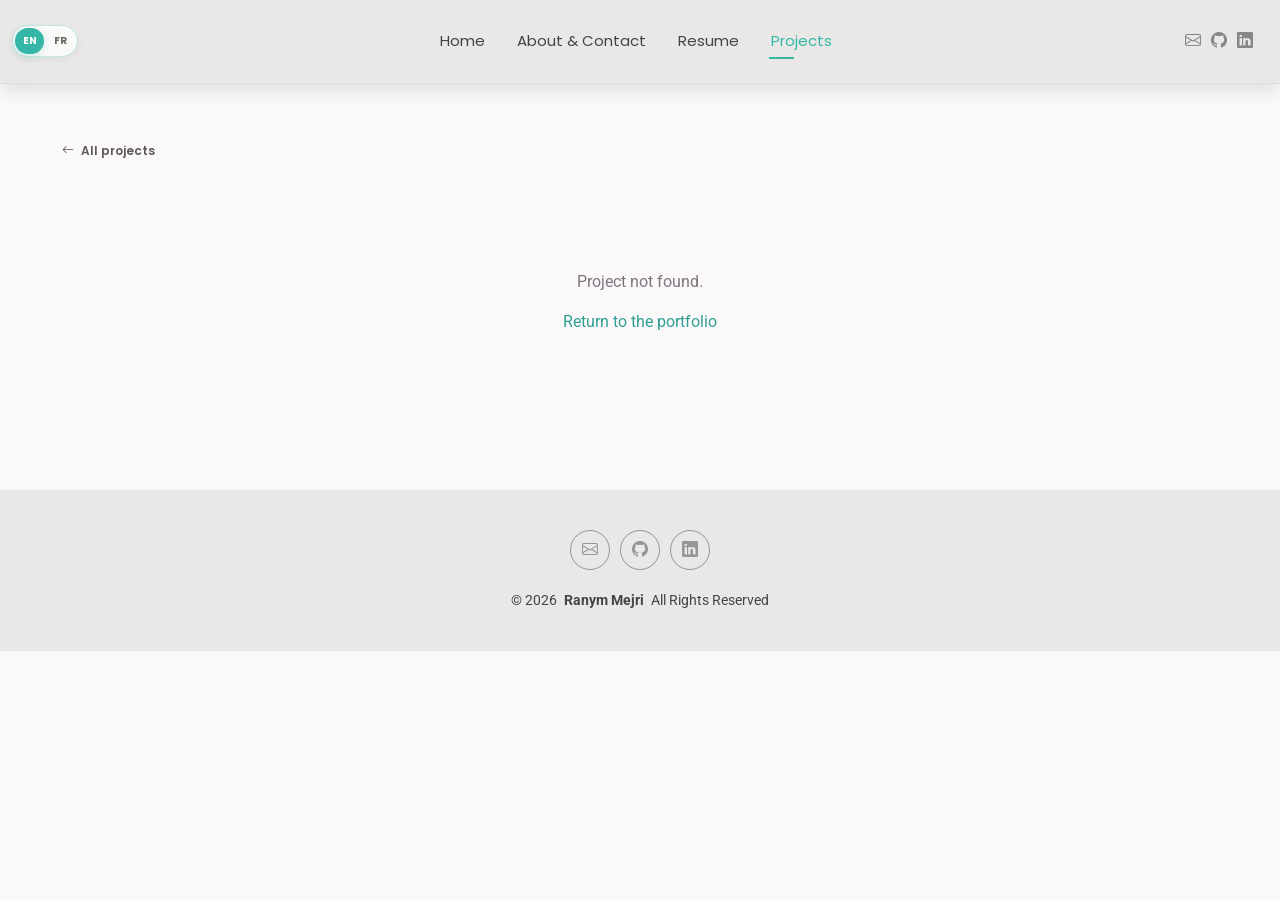
<file: project-details.html>
<!DOCTYPE html>
<html lang="en">
<head>
  <meta charset="utf-8">
  <meta content="width=device-width, initial-scale=1.0" name="viewport">
  <title>Project - Ranym Mejri</title>
  <meta name="description" content="Project case study from Ranym Mejri's Cloud and software engineering portfolio.">
  <link href="assets/img/favicon.png" rel="icon">
  <link href="assets/img/apple-touch-icon.png" rel="apple-touch-icon">
  <link href="https://fonts.googleapis.com" rel="preconnect">
  <link href="https://fonts.gstatic.com" rel="preconnect" crossorigin>
  <link href="https://fonts.googleapis.com/css2?family=Roboto:wght@300;400;500;600;700&family=Poppins:wght@400;500;600&family=Raleway:wght@500;600;700&display=swap" rel="stylesheet">
  <link href="assets/vendor/bootstrap/css/bootstrap.min.css" rel="stylesheet">
  <link href="assets/vendor/bootstrap-icons/bootstrap-icons.css" rel="stylesheet">
  <link href="assets/css/main.css?v=20260927-13" rel="stylesheet">
</head>
<body class="portfolio-details-page project-detail-page">
  <header id="header" class="header d-flex align-items-center light-background sticky-top">
    <div class="container-fluid position-relative d-flex align-items-center justify-content-between">
      <span class="header-logo-placeholder" aria-hidden="true"></span>
      <nav id="navmenu" class="navmenu">
        <ul>
          <li><a href="index.html">Home</a></li>
          <li><a href="about.html">About &amp; Contact</a></li>
          <li><a href="resume.html">Resume</a></li>
          <li><a href="portfolio.html" class="active">Projects</a></li>
        </ul>
        <i class="mobile-nav-toggle d-xl-none bi bi-list"></i>
      </nav>
      <div class="header-social-links">
        <a href="mailto:ranymmejri1@gmail.com" aria-label="Email"><i class="bi bi-envelope"></i></a>
        <a href="https://github.com/ranym-eng" target="_blank" rel="noopener noreferrer" aria-label="GitHub"><i class="bi bi-github"></i></a>
        <a href="https://linkedin.com/in/ranym-mejri-b42968238" target="_blank" rel="noopener noreferrer" aria-label="LinkedIn"><i class="bi bi-linkedin"></i></a>
      </div>
    </div>
  </header>

  <main class="main">
    <section class="project-detail section">
      <div class="container project-detail-container">
        <a class="project-detail-back" href="portfolio.html"><i class="bi bi-arrow-left"></i> All projects</a>
        <div id="project-detail-content">
          <div class="project-detail-loading">Loading project...</div>
        </div>
      </div>
    </section>
  </main>

  <footer id="footer" class="footer light-background">
    <div class="container">
      <div class="social-links d-flex justify-content-center">
        <a href="mailto:ranymmejri1@gmail.com" aria-label="Email"><i class="bi bi-envelope"></i></a>
        <a href="https://github.com/ranym-eng" target="_blank" rel="noopener noreferrer" aria-label="GitHub"><i class="bi bi-github"></i></a>
        <a href="https://linkedin.com/in/ranym-mejri-b42968238" target="_blank" rel="noopener noreferrer" aria-label="LinkedIn"><i class="bi bi-linkedin"></i></a>
      </div>
            <div class="copyright text-center"><p>&copy; <span>2026</span> <strong class="px-1 sitename">Ranym Mejri</strong> <span>All Rights Reserved</span></p></div>

    </div>
  </footer>

  <a href="#" id="scroll-top" class="scroll-top d-flex align-items-center justify-content-center" aria-label="Back to top"><i class="bi bi-arrow-up-short"></i></a>
  <div id="preloader"></div>
  <script src="assets/vendor/bootstrap/js/bootstrap.bundle.min.js"></script>
  <script src="assets/vendor/aos/aos.js"></script>
  <script src="assets/vendor/waypoints/noframework.waypoints.js"></script>
  <script src="assets/vendor/purecounter/purecounter_vanilla.js"></script>
  <script src="assets/vendor/swiper/swiper-bundle.min.js"></script>
  <script src="assets/vendor/glightbox/js/glightbox.min.js"></script>
  <script src="assets/vendor/imagesloaded/imagesloaded.pkgd.min.js"></script>
  <script src="assets/vendor/isotope-layout/isotope.pkgd.min.js"></script>
  <script src="assets/js/i18n.js?v=20261105"></script>
  <script src="assets/js/projects.js?v=20261105"></script>
  <script src="assets/js/main.js?v=20260927-1"></script>
</body>
</html>
</file>
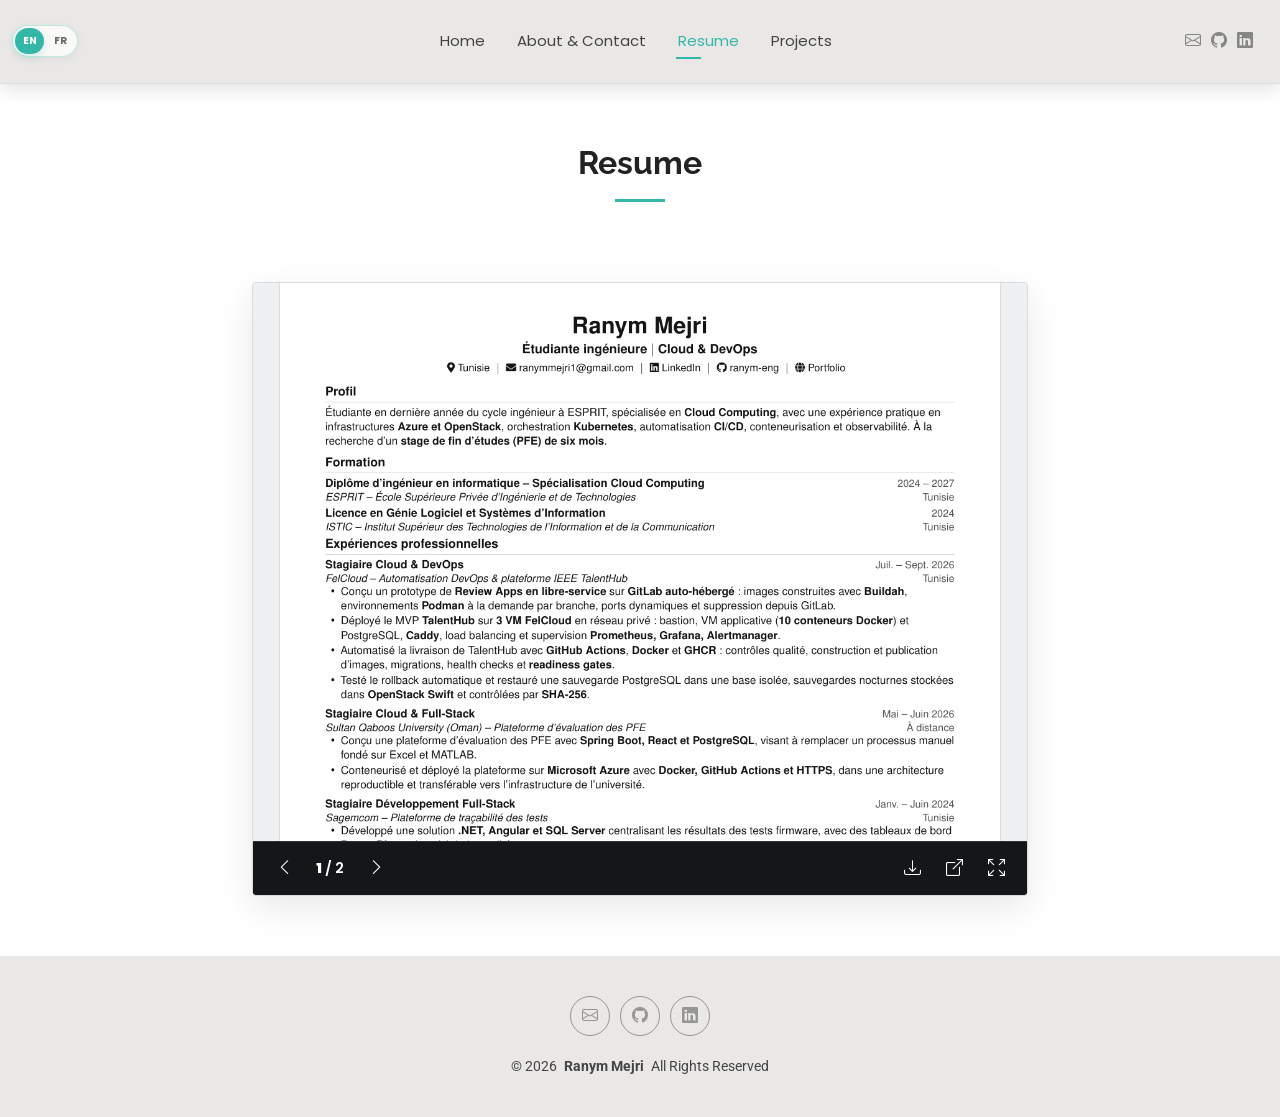
<file: resume.html>
<!DOCTYPE html>
<html lang="en">

<head>
  <meta charset="utf-8">
  <meta content="width=device-width, initial-scale=1.0" name="viewport">
  <title>Resume - Ranym Mejri</title>
  <meta name="description" content="Resume of Ranym Mejri, final-year Cloud Computing Engineering student specializing in Cloud and DevOps.">
  <meta name="keywords" content="Ranym Mejri, Cloud Computing, DevOps, Kubernetes, OpenStack, Angular, Spring Boot, portfolio">

  <link href="assets/img/favicon.png" rel="icon">
  <link href="assets/img/apple-touch-icon.png" rel="apple-touch-icon">

  <link href="https://fonts.googleapis.com" rel="preconnect">
  <link href="https://fonts.gstatic.com" rel="preconnect" crossorigin>
  <link href="https://fonts.googleapis.com/css2?family=Roboto:ital,wght@0,100;0,300;0,400;0,500;0,700;0,900;1,100;1,300;1,400;1,500;1,700;1,900&family=Poppins:ital,wght@0,100;0,200;0,300;0,400;0,500;0,600;0,700;0,800;0,900;1,100;1,200;1,300;1,400;1,500;1,600;1,700;1,800;1,900&family=Raleway:ital,wght@0,100;0,200;0,300;0,400;0,500;0,600;0,700;0,800;0,900&display=swap" rel="stylesheet">

  <link href="assets/vendor/bootstrap/css/bootstrap.min.css" rel="stylesheet">
  <link href="assets/vendor/bootstrap-icons/bootstrap-icons.css" rel="stylesheet">
  <link href="assets/vendor/aos/aos.css" rel="stylesheet">
  <link href="assets/vendor/swiper/swiper-bundle.min.css" rel="stylesheet">
  <link href="assets/vendor/glightbox/css/glightbox.min.css" rel="stylesheet">
  <link href="assets/css/main.css?v=20260927-14" rel="stylesheet">
</head>

<body class="resume-page">

  <header id="header" class="header d-flex align-items-center light-background sticky-top">
    <div class="container-fluid position-relative d-flex align-items-center justify-content-between">
      <span class="header-logo-placeholder" aria-hidden="true"></span>

      <nav id="navmenu" class="navmenu">
        <ul>
          <li><a href="index.html">Home</a></li>
          <li><a href="about.html">About &amp; Contact</a></li>
          <li><a href="resume.html" class="active">Resume</a></li>
          <li><a href="portfolio.html">Projects</a></li>
        </ul>
        <i class="mobile-nav-toggle d-xl-none bi bi-list"></i>
      </nav>

      <div class="header-social-links">
        <a href="mailto:ranymmejri1@gmail.com" aria-label="Email"><i class="bi bi-envelope"></i></a>
        <a href="https://github.com/ranym-eng" target="_blank" rel="noopener noreferrer" aria-label="GitHub"><i class="bi bi-github"></i></a>
        <a href="https://linkedin.com/in/ranym-mejri-b42968238" target="_blank" rel="noopener noreferrer" aria-label="LinkedIn"><i class="bi bi-linkedin"></i></a>
      </div>
    </div>
  </header>

  <main class="main">
    <section id="resume" class="resume section">

      <div class="container section-title" data-aos="fade-up">
        <h2>Resume</h2>
      </div>
      <div class="container resume-document" data-aos="fade-up" data-aos-delay="100">
        <div class="resume-document-viewer" data-resume-viewer tabindex="0" aria-label="Ranym Mejri CV preview">
          <div class="resume-viewer-stage">
            <img class="active" src="assets/img/ranym/cv-document-page-1.png?v=20261105-2" alt="Ranym Mejri CV - French page" data-resume-page>
            <img src="assets/img/ranym/cv-document-page-2.png?v=20261105-2" alt="Ranym Mejri CV - English page" data-resume-page>
          </div>
          <div class="resume-viewer-footer">
            <div class="resume-viewer-pagination">
              <button type="button" data-resume-previous aria-label="Previous CV page" title="Previous page"><i class="bi bi-chevron-left"></i></button>
              <span><strong data-resume-current>1</strong> / <span data-resume-total>2</span></span>
              <button type="button" data-resume-next aria-label="Next CV page" title="Next page"><i class="bi bi-chevron-right"></i></button>
            </div>
            <div class="resume-viewer-actions">
              <a href="assets/files/CV_Ranym_Mejri_FR_EN.pdf?v=20261105-2" download aria-label="Download CV" title="Download CV"><i class="bi bi-download"></i></a>
              <a href="assets/files/CV_Ranym_Mejri_FR_EN.pdf?v=20261105-2" target="_blank" rel="noopener noreferrer" aria-label="Open full CV" title="Open full CV"><i class="bi bi-box-arrow-up-right"></i></a>
              <button type="button" data-resume-fullscreen aria-label="Open fullscreen" title="Fullscreen"><i class="bi bi-arrows-fullscreen"></i></button>
            </div>
          </div>
        </div>
      </div>
      <div class="container" hidden>
        <div class="row">
          <div class="col-lg-6" data-aos="fade-up" data-aos-delay="100">
            <h3 class="resume-title">Profile</h3>
            <div class="resume-item pb-0">
              <h4>Ranym Mejri</h4>
              <p><em>Final-year engineering student at ESPRIT, specializing in Cloud Computing, with hands-on experience in Azure and OpenStack infrastructure, Kubernetes orchestration, CI/CD automation, containerization and observability. Seeking a six-month end-of-studies internship.</em></p>
              <ul class="resume-contact-list">
                <li><i class="bi bi-geo-alt"></i> Tunisia</li>
                <li><i class="bi bi-envelope"></i> <a href="mailto:ranymmejri1@gmail.com">ranymmejri1@gmail.com</a></li>
                <li><i class="bi bi-github"></i> <a href="https://github.com/ranym-eng" target="_blank" rel="noopener noreferrer">github.com/ranym-eng</a></li>
                <li><i class="bi bi-linkedin"></i> <a href="https://linkedin.com/in/ranym-mejri-b42968238" target="_blank" rel="noopener noreferrer">LinkedIn</a></li>
                <li><i class="bi bi-globe2"></i> <a href="index.html">Portfolio</a></li>
              </ul>
              <a class="resume-download" href="assets/files/CV_Ranym_Mejri_FR_EN.pdf?v=20261105-2" target="_blank" rel="noopener noreferrer"><i class="bi bi-file-earmark-arrow-down"></i> Download CV</a>
            </div>

            <h3 class="resume-title">Education</h3>
            <div class="resume-item">
              <h4>Engineering Degree in Computer Science</h4>
              <h5>2024 - 2027</h5>
              <p><em>Cloud Computing Specialization - ESPRIT, Tunisia</em></p>
            </div>
            <div class="resume-item">
              <h4>Bachelor's Degree in Software Engineering and Information Systems</h4>
              <h5>2024</h5>
              <p><em>ISTIC - Institut Sup&eacute;rieur des Technologies de l'Information et de la Communication, Borj Cedria, Tunisia</em></p>
            </div>
            <h3 class="resume-title">Certifications</h3>
            <div class="resume-item">
              <h4>CCNA: Switching, Routing and Wireless Essentials</h4>
              <h5>2025</h5>
              <p><em>Cisco</em></p>
            </div>
            <div class="resume-item">
              <h4>Big Data Engineer - Explorer Award</h4>
              <h5>2024</h5>
              <p><em>IBM</em></p>
            </div>
            <div class="resume-item">
              <h4>Network Security</h4>
              <h5>In progress, 2026</h5>
              <p><em>Cisco Networking Academy</em></p>
            </div>
            <div class="resume-item">
              <h4>AWS Academy Cloud Operations</h4>
              <h5>In progress, 2026</h5>
              <p><em>AWS Academy</em></p>
            </div>

            <h3 class="resume-title">Languages</h3>
            <div class="resume-item resume-languages">
              <p><strong>Arabic:</strong> Native</p>
              <p><strong>French:</strong> B2</p>
              <p><strong>English:</strong> B2</p>
            </div>
          </div>

          <div class="col-lg-6" data-aos="fade-up" data-aos-delay="200">
            <h3 class="resume-title">Professional Experience</h3>
            <div class="resume-item">
              <h4>Cloud &amp; DevOps Intern</h4>
              <h5>Jul - Sep 2026</h5>
              <p><em>FelCloud - DevOps Automation &amp; IEEE TalentHub Platform, Tunisia</em></p>
              <ul>
                <li>Designed self-service Review Apps on self-hosted GitLab using Buildah, on-demand Podman environments, dynamic ports and automated teardown.</li>
                <li>Deployed the TalentHub MVP across three FelCloud VMs with ten Docker containers, PostgreSQL, Caddy load balancing and Prometheus, Grafana and Alertmanager monitoring.</li>
                <li>Automated delivery with GitHub Actions, Docker and GHCR, including quality checks, migrations, health checks and readiness gates.</li>
                <li>Tested automatic rollback and PostgreSQL recovery from OpenStack Swift backups verified with SHA-256.</li>
              </ul>
            </div>
            <div class="resume-item">
              <h4>Cloud &amp; Full-Stack Intern</h4>
              <h5>May - Jun 2026</h5>
              <p><em>Sultan Qaboos University - PFE Evaluation Platform, Remote</em></p>
              <ul>
                <li>Designed a PFE evaluation platform with Spring Boot, React and PostgreSQL to replace a manual Excel and MATLAB process.</li>
                <li>Containerized and deployed the platform on Microsoft Azure with Docker, GitHub Actions and HTTPS in a reproducible architecture.</li>
              </ul>
            </div>
            <div class="resume-item">
              <h4>Full-Stack Development Intern</h4>
              <h5>Jan - Jun 2024</h5>
              <p><em>Sagemcom - Test Traceability Platform, Tunisia</em></p>
              <ul>
                <li>Developed a .NET, Angular and SQL Server solution centralizing firmware test results, with Power BI dashboards for quality monitoring.</li>
              </ul>
            </div>
            <div class="resume-item">
              <h4>Full-Stack &amp; Mobile Development Intern</h4>
              <h5>Jul - Sep 2023</h5>
              <p><em>BeeCoders - Caf&eacute; Management Application, Tunisia</em></p>
              <ul>
                <li>Developed a web and mobile application using Angular, Spring Boot, MySQL and Flutter, connected to REST APIs.</li>
              </ul>
            </div>

            <h3 class="resume-title">Selected Cloud Project</h3>
            <div class="resume-item">
              <h4>Eco-Resource B2B - Cloud-Native Platform</h4>
              <h5>Oct 2025 - Jun 2026</h5>
              <p><em>ESPRIT - Industrial Circular Economy Platform, Tunisia</em></p>
              <ul>
                <li>Contributed to a private OpenStack/KVM infrastructure with isolated networks and persistent storage, then to a multi-node Kubernetes deployment provisioned with Ansible.</li>
                <li>Participated in hybrid deployment across Microsoft Azure and Kubernetes/OpenStack with GitLab CI/CD automation and Prometheus, Grafana and Zabbix monitoring.</li>
                <li>Developed, as part of a team, an Angular/Spring Boot platform for industrial resource reuse, B2B matching, material exchanges and QR-code traceability.</li>
              </ul>
            </div>

            <h3 class="resume-title">Technical Skills</h3>
            <div class="resume-item resume-skills-list">
              <ul>
                <li><strong>Cloud &amp; Infrastructure:</strong> Microsoft Azure, OpenStack, Linux</li>
                <li><strong>Containers &amp; Orchestration:</strong> Docker, Kubernetes, Podman</li>
                <li><strong>Automation &amp; IaC:</strong> Ansible, Terraform, Bash, Python</li>
                <li><strong>CI/CD &amp; Quality:</strong> Git, GitHub Actions, GitLab CI/CD, Jenkins, Buildah, SonarQube</li>
                <li><strong>Observability &amp; Reliability:</strong> Prometheus, Grafana, Alertmanager, Zabbix</li>
                <li><strong>Networking &amp; Access:</strong> Caddy, SSH, VPN, RBAC</li>
                <li><strong>Development:</strong> Java, Spring Boot, .NET, Angular, React, REST APIs</li>
                <li><strong>Databases:</strong> PostgreSQL, MySQL, SQL Server</li>
              </ul>
            </div>
          </div>
        </div>
      </div>
    </section>
  </main>

  <footer id="footer" class="footer light-background">
    <div class="container">

      <div class="social-links d-flex justify-content-center">
        <a href="mailto:ranymmejri1@gmail.com" aria-label="Email"><i class="bi bi-envelope"></i></a>
        <a href="https://github.com/ranym-eng" target="_blank" rel="noopener noreferrer" aria-label="GitHub"><i class="bi bi-github"></i></a>
        <a href="https://linkedin.com/in/ranym-mejri-b42968238" target="_blank" rel="noopener noreferrer" aria-label="LinkedIn"><i class="bi bi-linkedin"></i></a>
      </div>
      <div class="copyright text-center">
        <p>&copy; <span>2026</span> <strong class="px-1 sitename">Ranym Mejri</strong> <span>All Rights Reserved</span></p>
      </div>
    </div>
  </footer>

  <a href="#" id="scroll-top" class="scroll-top d-flex align-items-center justify-content-center"><i class="bi bi-arrow-up-short"></i></a>
  <div id="preloader"></div>

  <script src="assets/vendor/bootstrap/js/bootstrap.bundle.min.js"></script>
  <script src="assets/vendor/php-email-form/validate.js"></script>
  <script src="assets/vendor/aos/aos.js"></script>
  <script src="assets/vendor/waypoints/noframework.waypoints.js"></script>
  <script src="assets/vendor/purecounter/purecounter_vanilla.js"></script>
  <script src="assets/vendor/swiper/swiper-bundle.min.js"></script>
  <script src="assets/vendor/glightbox/js/glightbox.min.js"></script>
  <script src="assets/vendor/imagesloaded/imagesloaded.pkgd.min.js"></script>
  <script src="assets/vendor/isotope-layout/isotope.pkgd.min.js"></script>
  <script src="assets/js/i18n.js?v=20261105"></script>
  <script src="assets/js/resume-viewer.js?v=20260927-2"></script>
  <script src="assets/js/main.js?v=20260927-1"></script>
</body>

</html>
</file>
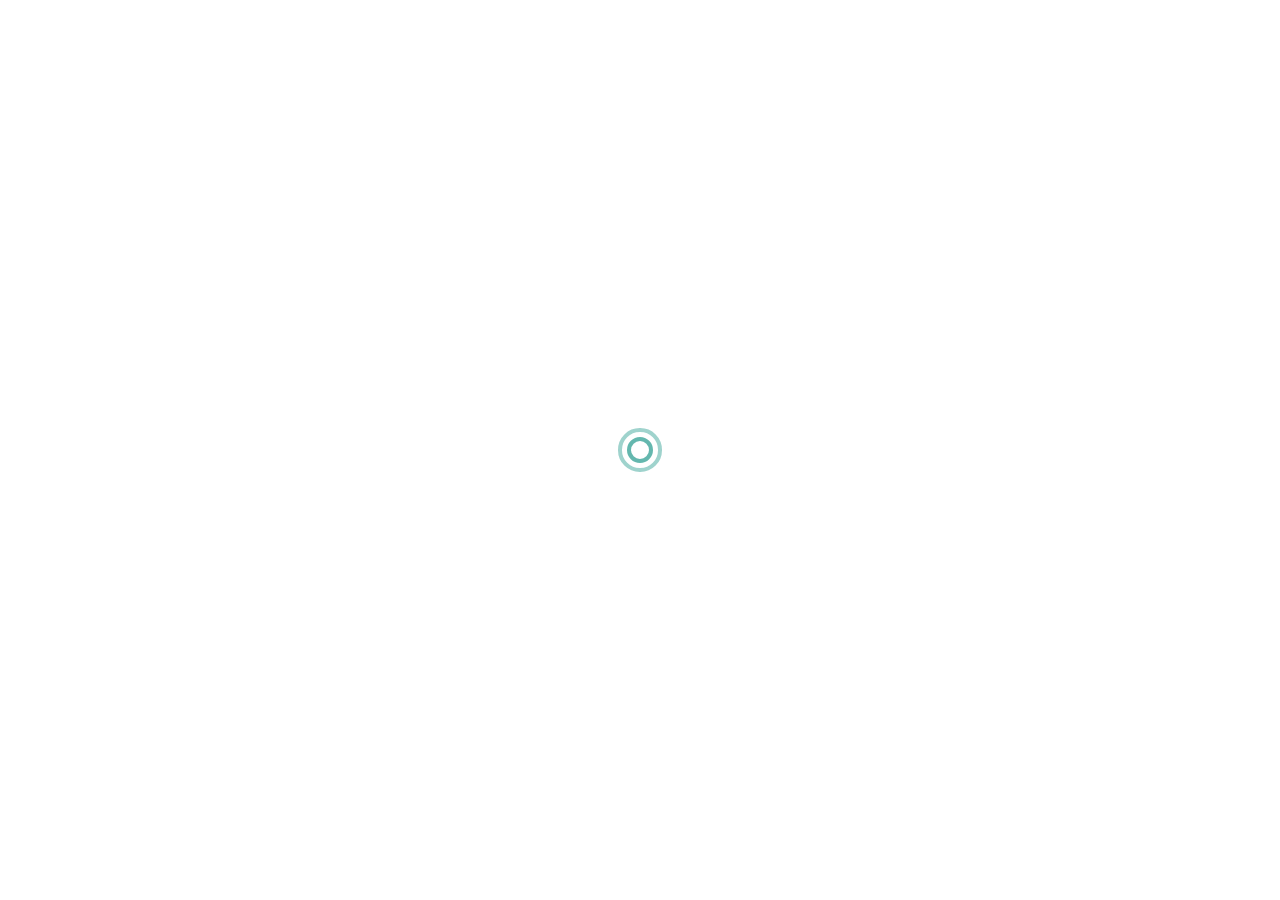
<file: services.html>
<!DOCTYPE html>
<html lang="en">

<head>
  <meta charset="utf-8">
  <meta http-equiv="refresh" content="0; url=about.html#contact">
  <meta content="width=device-width, initial-scale=1.0" name="viewport">
  <title>Expertise - Ranym Mejri</title>
  <meta name="description" content="Ranym Mejri portfolio - Cloud Computing engineering student focused on Cloud, DevOps, full-stack applications and data projects.">
  <meta name="keywords" content="Ranym Mejri, Cloud Computing, DevOps, Kubernetes, OpenStack, Angular, Spring Boot, portfolio">

  <link href="assets/img/favicon.png" rel="icon">
  <link href="assets/img/apple-touch-icon.png" rel="apple-touch-icon">

  <link href="https://fonts.googleapis.com" rel="preconnect">
  <link href="https://fonts.gstatic.com" rel="preconnect" crossorigin>
  <link href="https://fonts.googleapis.com/css2?family=Roboto:ital,wght@0,100;0,300;0,400;0,500;0,700;0,900;1,100;1,300;1,400;1,500;1,700;1,900&family=Poppins:ital,wght@0,100;0,200;0,300;0,400;0,500;0,600;0,700;0,800;0,900;1,100;1,200;1,300;1,400;1,500;1,600;1,700;1,800;1,900&family=Raleway:ital,wght@0,100;0,200;0,300;0,400;0,500;0,600;0,700;0,800;0,900&display=swap" rel="stylesheet">

  <link href="assets/vendor/bootstrap/css/bootstrap.min.css" rel="stylesheet">
  <link href="assets/vendor/bootstrap-icons/bootstrap-icons.css" rel="stylesheet">
  <link href="assets/vendor/aos/aos.css" rel="stylesheet">
  <link href="assets/vendor/swiper/swiper-bundle.min.css" rel="stylesheet">
  <link href="assets/vendor/glightbox/css/glightbox.min.css" rel="stylesheet">
  <link href="assets/css/main.css?v=20260927-13" rel="stylesheet">
</head>

<body class="services-page">

  <header id="header" class="header d-flex align-items-center light-background sticky-top">
    <div class="container-fluid position-relative d-flex align-items-center justify-content-between">
      <span class="header-logo-placeholder" aria-hidden="true"></span>

      <nav id="navmenu" class="navmenu">
        <ul>
          <li><a href="index.html">Home</a></li>
          <li><a href="about.html">About &amp; Contact</a></li>
          <li><a href="resume.html">Resume</a></li>
          <li><a href="portfolio.html">Projects</a></li>
        </ul>
        <i class="mobile-nav-toggle d-xl-none bi bi-list"></i>
      </nav>

      <div class="header-social-links">
        <a href="mailto:ranymmejri1@gmail.com" aria-label="Email"><i class="bi bi-envelope"></i></a>
        <a href="https://github.com/ranym-eng" target="_blank" rel="noopener noreferrer" aria-label="GitHub"><i class="bi bi-github"></i></a>
        <a href="https://linkedin.com/in/ranym-mejri-b42968238" target="_blank" rel="noopener noreferrer" aria-label="LinkedIn"><i class="bi bi-linkedin"></i></a>
      </div>
    </div>
  </header>

  <main class="main">
    <section id="services" class="services section">
      
      <div class="container section-title" data-aos="fade-up">
        <h2>Expertise</h2>
      </div>
      <div class="container">
        <div class="row gy-4">
          
          <div class="col-lg-6 col-md-6" data-aos="fade-up">
            <div class="service-item item-cyan position-relative">
              <div class="icon">
                <svg width="100" height="100" viewBox="0 0 600 600" xmlns="http://www.w3.org/2000/svg"><path stroke="none" stroke-width="0" fill="#f5f5f5" d="M300,540C385,540,500,500,540,400C585,290,520,170,420,100C320,35,190,50,105,140C20,230,25,365,95,455C145,520,220,540,300,540"></path></svg>
                <i class="bi bi-cloud-check"></i>
              </div>
              <h3>Cloud Infrastructure</h3>
              <p>OpenStack, virtual machines, networking, Kubernetes nodes and cloud deployment architecture.</p>
            </div>
          </div>
          <div class="col-lg-6 col-md-6" data-aos="fade-up">
            <div class="service-item item-orange position-relative">
              <div class="icon">
                <svg width="100" height="100" viewBox="0 0 600 600" xmlns="http://www.w3.org/2000/svg"><path stroke="none" stroke-width="0" fill="#f5f5f5" d="M300,540C385,540,500,500,540,400C585,290,520,170,420,100C320,35,190,50,105,140C20,230,25,365,95,455C145,520,220,540,300,540"></path></svg>
                <i class="bi bi-diagram-3"></i>
              </div>
              <h3>DevOps Automation</h3>
              <p>GitLab CI/CD, Docker, deployment pipelines, monitoring and production-oriented workflows.</p>
            </div>
          </div>
          <div class="col-lg-6 col-md-6" data-aos="fade-up">
            <div class="service-item item-teal position-relative">
              <div class="icon">
                <svg width="100" height="100" viewBox="0 0 600 600" xmlns="http://www.w3.org/2000/svg"><path stroke="none" stroke-width="0" fill="#f5f5f5" d="M300,540C385,540,500,500,540,400C585,290,520,170,420,100C320,35,190,50,105,140C20,230,25,365,95,455C145,520,220,540,300,540"></path></svg>
                <i class="bi bi-window-stack"></i>
              </div>
              <h3>Full-stack Apps</h3>
              <p>Angular, Spring Boot, .NET Core, Symfony, REST APIs, authentication and dashboards.</p>
            </div>
          </div>
          <div class="col-lg-6 col-md-6" data-aos="fade-up">
            <div class="service-item item-red position-relative">
              <div class="icon">
                <svg width="100" height="100" viewBox="0 0 600 600" xmlns="http://www.w3.org/2000/svg"><path stroke="none" stroke-width="0" fill="#f5f5f5" d="M300,540C385,540,500,500,540,400C585,290,520,170,420,100C320,35,190,50,105,140C20,230,25,365,95,455C145,520,220,540,300,540"></path></svg>
                <i class="bi bi-bar-chart-line"></i>
              </div>
              <h3>Observability</h3>
              <p>Prometheus, Grafana, infrastructure metrics, alerts and readable operational dashboards.</p>
            </div>
          </div>
        </div>
      </div>
    </section>
  </main>

  <footer id="footer" class="footer light-background">
    <div class="container">

      <div class="social-links d-flex justify-content-center">
        <a href="mailto:ranymmejri1@gmail.com" aria-label="Email"><i class="bi bi-envelope"></i></a>
        <a href="https://github.com/ranym-eng" target="_blank" rel="noopener noreferrer" aria-label="GitHub"><i class="bi bi-github"></i></a>
        <a href="https://linkedin.com/in/ranym-mejri-b42968238" target="_blank" rel="noopener noreferrer" aria-label="LinkedIn"><i class="bi bi-linkedin"></i></a>
      </div>
       <div class="copyright text-center">
        <p>&copy; <span>2026</span> <strong class="px-1 sitename">Ranym Mejri</strong> <span>All Rights Reserved</span></p>
      </div>
    </div>
  </footer>

  <a href="#" id="scroll-top" class="scroll-top d-flex align-items-center justify-content-center"><i class="bi bi-arrow-up-short"></i></a>
  <div id="preloader"></div>

  <script src="assets/vendor/bootstrap/js/bootstrap.bundle.min.js"></script>
  <script src="assets/vendor/php-email-form/validate.js"></script>
  <script src="assets/vendor/aos/aos.js"></script>
  <script src="assets/vendor/waypoints/noframework.waypoints.js"></script>
  <script src="assets/vendor/purecounter/purecounter_vanilla.js"></script>
  <script src="assets/vendor/swiper/swiper-bundle.min.js"></script>
  <script src="assets/vendor/glightbox/js/glightbox.min.js"></script>
  <script src="assets/vendor/imagesloaded/imagesloaded.pkgd.min.js"></script>
  <script src="assets/vendor/isotope-layout/isotope.pkgd.min.js"></script>
  <script src="assets/js/i18n.js?v=20260927-3"></script>
  <script src="assets/js/main.js?v=20260927-1"></script>
</body>

</html>
</file>
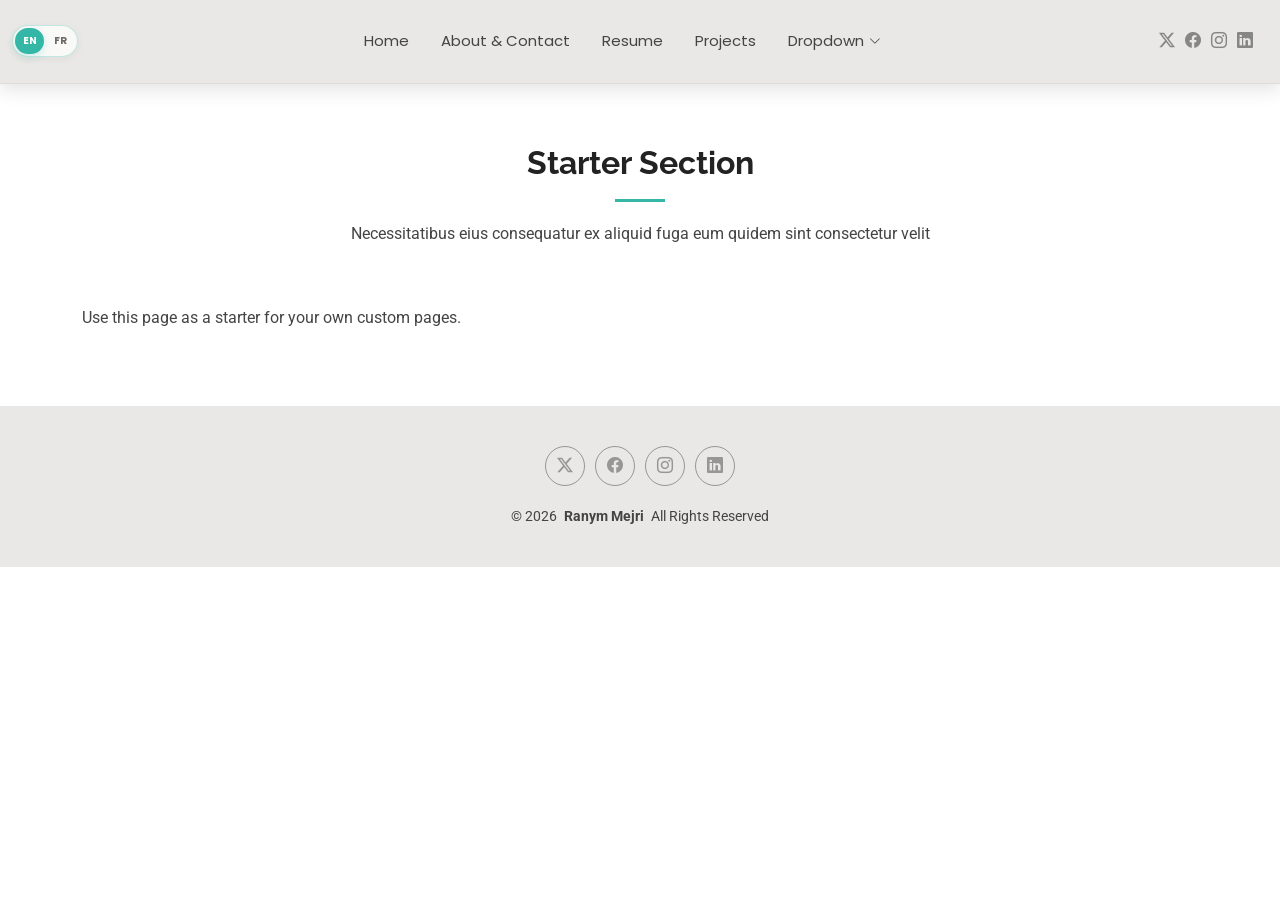
<file: starter-page.html>
<!DOCTYPE html>
<html lang="en">

<head>
  <meta charset="utf-8">
  <meta content="width=device-width, initial-scale=1.0" name="viewport">
  <title>Starter Page - Kelly Bootstrap Template</title>
  <meta name="description" content="">
  <meta name="keywords" content="">

  <!-- Favicons -->
  <link href="assets/img/favicon.png" rel="icon">
  <link href="assets/img/apple-touch-icon.png" rel="apple-touch-icon">

  <!-- Fonts -->
  <link href="https://fonts.googleapis.com" rel="preconnect">
  <link href="https://fonts.gstatic.com" rel="preconnect" crossorigin>
  <link href="https://fonts.googleapis.com/css2?family=Roboto:ital,wght@0,100;0,300;0,400;0,500;0,700;0,900;1,100;1,300;1,400;1,500;1,700;1,900&family=Poppins:ital,wght@0,100;0,200;0,300;0,400;0,500;0,600;0,700;0,800;0,900;1,100;1,200;1,300;1,400;1,500;1,600;1,700;1,800;1,900&family=Raleway:ital,wght@0,100;0,200;0,300;0,400;0,500;0,600;0,700;0,800;0,900;1,100;1,200;1,300;1,400;1,500;1,600;1,700;1,800;1,900&display=swap" rel="stylesheet">

  <!-- Vendor CSS Files -->
  <link href="assets/vendor/bootstrap/css/bootstrap.min.css" rel="stylesheet">
  <link href="assets/vendor/bootstrap-icons/bootstrap-icons.css" rel="stylesheet">
  <link href="assets/vendor/aos/aos.css" rel="stylesheet">
  <link href="assets/vendor/swiper/swiper-bundle.min.css" rel="stylesheet">
  <link href="assets/vendor/glightbox/css/glightbox.min.css" rel="stylesheet">

  <!-- Main CSS File -->
  <link href="assets/css/main.css?v=20260927-13" rel="stylesheet">

  <!-- =======================================================
  * Template Name: Kelly
  * Template URL: https://bootstrapmade.com/kelly-free-bootstrap-cv-resume-html-template/
  * Updated: Aug 07 2024 with Bootstrap v5.3.3
  * Author: BootstrapMade.com
  * License: https://bootstrapmade.com/license/
  ======================================================== -->
</head>

<body class="starter-page-page">

  <header id="header" class="header d-flex align-items-center light-background sticky-top">
    <div class="container-fluid position-relative d-flex align-items-center justify-content-between">

      <span class="header-logo-placeholder" aria-hidden="true"></span>

      <nav id="navmenu" class="navmenu">
        <ul>
          <li><a href="index.html">Home</a></li>
          <li><a href="about.html">About &amp; Contact</a></li>
          <li><a href="resume.html">Resume</a></li>
          <li><a href="portfolio.html">Projects</a></li>
          <li class="dropdown"><a href="#"><span>Dropdown</span> <i class="bi bi-chevron-down toggle-dropdown"></i></a>
            <ul>
              <li><a href="#">Dropdown 1</a></li>
              <li class="dropdown"><a href="#"><span>Deep Dropdown</span> <i class="bi bi-chevron-down toggle-dropdown"></i></a>
                <ul>
                  <li><a href="#">Deep Dropdown 1</a></li>
                  <li><a href="#">Deep Dropdown 2</a></li>
                  <li><a href="#">Deep Dropdown 3</a></li>
                  <li><a href="#">Deep Dropdown 4</a></li>
                  <li><a href="#">Deep Dropdown 5</a></li>
                </ul>
              </li>
              <li><a href="#">Dropdown 2</a></li>
              <li><a href="#">Dropdown 3</a></li>
              <li><a href="#">Dropdown 4</a></li>
            </ul>
          </li>
        </ul>
        <i class="mobile-nav-toggle d-xl-none bi bi-list"></i>
      </nav>

      <div class="header-social-links">
        <a href="#" class="twitter"><i class="bi bi-twitter-x"></i></a>
        <a href="#" class="facebook"><i class="bi bi-facebook"></i></a>
        <a href="#" class="instagram"><i class="bi bi-instagram"></i></a>
        <a href="#" class="linkedin"><i class="bi bi-linkedin"></i></a>
      </div>

    </div>
  </header>

  <main class="main">

    <!-- Starter Section Section -->
    <section id="starter-section" class="starter-section section">

      <!-- Section Title -->
      <div class="container section-title" data-aos="fade-up">
        <h2>Starter Section</h2>
        <p>Necessitatibus eius consequatur ex aliquid fuga eum quidem sint consectetur velit</p>
      </div><!-- End Section Title -->

      <div class="container" data-aos="fade-up">
        <p>Use this page as a starter for your own custom pages.</p>
      </div>

    </section><!-- /Starter Section Section -->

  </main>

  <footer id="footer" class="footer light-background">

    <div class="container">

      <div class="social-links d-flex justify-content-center">
        <a href=""><i class="bi bi-twitter-x"></i></a>
        <a href=""><i class="bi bi-facebook"></i></a>
        <a href=""><i class="bi bi-instagram"></i></a>
        <a href=""><i class="bi bi-linkedin"></i></a>
      </div>
       <div class="copyright text-center ">
        <p>&copy; <span>2026</span> <strong class="px-1 sitename">Ranym Mejri</strong> <span>All Rights Reserved</span></p>
      </div>
    </div>

  </footer>

  <!-- Scroll Top -->
  <a href="#" id="scroll-top" class="scroll-top d-flex align-items-center justify-content-center"><i class="bi bi-arrow-up-short"></i></a>

  <!-- Preloader -->
  <div id="preloader"></div>

  <!-- Vendor JS Files -->
  <script src="assets/vendor/bootstrap/js/bootstrap.bundle.min.js"></script>
  <script src="assets/vendor/php-email-form/validate.js"></script>
  <script src="assets/vendor/aos/aos.js"></script>
  <script src="assets/vendor/waypoints/noframework.waypoints.js"></script>
  <script src="assets/vendor/purecounter/purecounter_vanilla.js"></script>
  <script src="assets/vendor/swiper/swiper-bundle.min.js"></script>
  <script src="assets/vendor/glightbox/js/glightbox.min.js"></script>
  <script src="assets/vendor/imagesloaded/imagesloaded.pkgd.min.js"></script>
  <script src="assets/vendor/isotope-layout/isotope.pkgd.min.js"></script>

  <!-- Main JS File -->
  <script src="assets/js/i18n.js?v=20260927-3"></script>
  <script src="assets/js/main.js?v=20260927-1"></script>

</body>

</html>
</file>
<file: assets/css/main.css>
/**
* Template Name: Kelly
* Template URL: https://bootstrapmade.com/kelly-free-bootstrap-cv-resume-html-template/
* Updated: Aug 07 2024 with Bootstrap v5.3.3
* Author: BootstrapMade.com
* License: https://bootstrapmade.com/license/
*/


/*--------------------------------------------------------------
# Font & Color Variables
# Help: https://bootstrapmade.com/color-system/
--------------------------------------------------------------*/
/* Fonts */
:root {
  --default-font: "Roboto",  system-ui, -apple-system, "Segoe UI", Roboto, "Helvetica Neue", Arial, "Noto Sans", "Liberation Sans", sans-serif, "Apple Color Emoji", "Segoe UI Emoji", "Segoe UI Symbol", "Noto Color Emoji";
  --heading-font: "Raleway",  sans-serif;
  --nav-font: "Poppins",  sans-serif;
}

/* Global Colors - The following color variables are used throughout the website. Updating them here will change the color scheme of the entire website */
:root { 
  --background-color: #ffffff; /* Background color for the entire website, including individual sections */
  --default-color: #444444; /* Default color used for the majority of the text content across the entire website */
  --heading-color: #222222; /* Color for headings, subheadings and title throughout the website */
  --accent-color: #34b7a7; /* Accent color that represents your brand on the website. It's used for buttons, links, and other elements that need to stand out */
  --surface-color: #ffffff; /* The surface color is used as a background of boxed elements within sections, such as cards, icon boxes, or other elements that require a visual separation from the global background. */
  --contrast-color: #ffffff; /* Contrast color for text, ensuring readability against backgrounds of accent, heading, or default colors. */
}

/* Nav Menu Colors - The following color variables are used specifically for the navigation menu. They are separate from the global colors to allow for more customization options */
:root {
  --nav-color: #444444;  /* The default color of the main navmenu links */
  --nav-hover-color: #34b7a7; /* Applied to main navmenu links when they are hovered over or active */
  --nav-mobile-background-color: #ffffff; /* Used as the background color for mobile navigation menu */
  --nav-dropdown-background-color: #ffffff; /* Used as the background color for dropdown items that appear when hovering over primary navigation items */
  --nav-dropdown-color: #444444; /* Used for navigation links of the dropdown items in the navigation menu. */
  --nav-dropdown-hover-color: #34b7a7; /* Similar to --nav-hover-color, this color is applied to dropdown navigation links when they are hovered over. */
}

/* Color Presets - These classes override global colors when applied to any section or element, providing reuse of the sam color scheme. */

.light-background {
  --background-color: #e9e8e6;
  --surface-color: #ffffff;
}

.dark-background {
  --background-color: #060606;
  --default-color: #ffffff;
  --heading-color: #ffffff;
  --surface-color: #252525;
  --contrast-color: #ffffff;
}

/* Smooth scroll */
:root {
  scroll-behavior: smooth;
}

/*--------------------------------------------------------------
# General Styling & Shared Classes
--------------------------------------------------------------*/
body {
  color: var(--default-color);
  background-color: var(--background-color);
  font-family: var(--default-font);
}

a {
  color: var(--accent-color);
  text-decoration: none;
  transition: 0.3s;
}

a:hover {
  color: color-mix(in srgb, var(--accent-color), transparent 25%);
  text-decoration: none;
}

h1,
h2,
h3,
h4,
h5,
h6 {
  color: var(--heading-color);
  font-family: var(--heading-font);
}

/* PHP Email Form Messages
------------------------------*/
.php-email-form .error-message {
  display: none;
  background: #df1529;
  color: #ffffff;
  text-align: left;
  padding: 15px;
  margin-bottom: 24px;
  font-weight: 600;
}

.php-email-form .sent-message {
  display: none;
  color: #ffffff;
  background: #059652;
  text-align: center;
  padding: 15px;
  margin-bottom: 24px;
  font-weight: 600;
}

.php-email-form .loading {
  display: none;
  background: var(--surface-color);
  text-align: center;
  padding: 15px;
  margin-bottom: 24px;
}

.php-email-form .loading:before {
  content: "";
  display: inline-block;
  border-radius: 50%;
  width: 24px;
  height: 24px;
  margin: 0 10px -6px 0;
  border: 3px solid var(--accent-color);
  border-top-color: var(--surface-color);
  animation: php-email-form-loading 1s linear infinite;
}

@keyframes php-email-form-loading {
  0% {
    transform: rotate(0deg);
  }

  100% {
    transform: rotate(360deg);
  }
}

/*--------------------------------------------------------------
# Global Header
--------------------------------------------------------------*/
.header {
  color: var(--default-color);
  background-color: var(--background-color);
  padding: 15px 0;
  transition: all 0.5s;
  z-index: 997;
  box-shadow: 0px 0 18px rgba(0, 0, 0, 0.1);
}

.header .logo {
  line-height: 1;
}

.header .logo img {
  max-height: 36px;
  margin-right: 8px;
}

.header .logo h1 {
  font-size: 32px;
  margin: 0;
  font-weight: 300;
  text-transform: uppercase;
  color: var(--heading-color);
}

.header .header-social-links {
  padding-right: 15px;
}

.header .header-social-links a {
  color: color-mix(in srgb, var(--default-color), transparent 40%);
  padding-left: 6px;
  display: inline-block;
  transition: 0.3s;
  font-size: 16px;
}

.header .header-social-links a:hover {
  color: var(--accent-color);
}

.header .header-social-links a i {
  line-height: 0px;
}

@media (max-width: 1200px) {
  .header .logo {
    order: 1;
  }

  .header .header-social-links {
    order: 2;
  }

  .header .navmenu {
    order: 3;
  }
}

/*--------------------------------------------------------------
# Navigation Menu
--------------------------------------------------------------*/
/* Desktop Navigation */
@media (min-width: 1200px) {
  .navmenu {
    padding: 0;
  }

  .navmenu ul {
    margin: 0;
    padding: 0;
    display: flex;
    list-style: none;
    align-items: center;
  }

  .navmenu li {
    position: relative;
  }

  .navmenu>ul>li {
    white-space: nowrap;
    padding: 15px 14px;
  }

  .navmenu>ul>li:last-child {
    padding-right: 0;
  }

  .navmenu a,
  .navmenu a:focus {
    color: var(--nav-color);
    font-size: 15px;
    padding: 0 2px;
    font-family: var(--nav-font);
    font-weight: 400;
    display: flex;
    align-items: center;
    justify-content: space-between;
    white-space: nowrap;
    transition: 0.3s;
    position: relative;
  }

  .navmenu a i,
  .navmenu a:focus i {
    font-size: 12px;
    line-height: 0;
    margin-left: 5px;
    transition: 0.3s;
  }

  .navmenu>ul>li>a:before {
    content: "";
    position: absolute;
    height: 2px;
    bottom: -6px;
    left: 0;
    background-color: var(--nav-hover-color);
    visibility: hidden;
    width: 0px;
    transition: all 0.3s ease-in-out 0s;
  }

  .navmenu a:hover:before,
  .navmenu li:hover>a:before,
  .navmenu .active:before {
    visibility: visible;
    width: 25px;
  }

  .navmenu li:hover>a,
  .navmenu .active,
  .navmenu .active:focus {
    color: var(--nav-hover-color);
  }

  .navmenu .dropdown ul {
    margin: 0;
    padding: 10px 0;
    background: var(--nav-dropdown-background-color);
    display: block;
    position: absolute;
    visibility: hidden;
    left: 14px;
    top: 130%;
    opacity: 0;
    transition: 0.3s;
    border-radius: 4px;
    z-index: 99;
    box-shadow: 0px 0px 30px rgba(0, 0, 0, 0.1);
  }

  .navmenu .dropdown ul li {
    min-width: 200px;
  }

  .navmenu .dropdown ul a {
    padding: 10px 20px;
    font-size: 15px;
    text-transform: none;
    color: var(--nav-dropdown-color);
  }

  .navmenu .dropdown ul a i {
    font-size: 12px;
  }

  .navmenu .dropdown ul a:hover,
  .navmenu .dropdown ul .active:hover,
  .navmenu .dropdown ul li:hover>a {
    color: var(--nav-dropdown-hover-color);
  }

  .navmenu .dropdown:hover>ul {
    opacity: 1;
    top: 100%;
    visibility: visible;
  }

  .navmenu .dropdown .dropdown ul {
    top: 0;
    left: -90%;
    visibility: hidden;
  }

  .navmenu .dropdown .dropdown:hover>ul {
    opacity: 1;
    top: 0;
    left: -100%;
    visibility: visible;
  }
}

/* Mobile Navigation */
@media (max-width: 1199px) {
  .mobile-nav-toggle {
    color: var(--nav-color);
    font-size: 28px;
    line-height: 0;
    margin-right: 10px;
    cursor: pointer;
    transition: color 0.3s;
  }

  .navmenu {
    padding: 0;
    z-index: 9997;
  }

  .navmenu ul {
    display: none;
    list-style: none;
    position: absolute;
    inset: 60px 20px 20px 20px;
    padding: 10px 0;
    margin: 0;
    border-radius: 6px;
    background-color: var(--nav-mobile-background-color);
    border: 1px solid color-mix(in srgb, var(--default-color), transparent 90%);
    box-shadow: none;
    overflow-y: auto;
    transition: 0.3s;
    z-index: 9998;
  }

  .navmenu a,
  .navmenu a:focus {
    color: var(--nav-dropdown-color);
    padding: 10px 20px;
    font-family: var(--nav-font);
    font-size: 17px;
    font-weight: 500;
    display: flex;
    align-items: center;
    justify-content: space-between;
    white-space: nowrap;
    transition: 0.3s;
  }

  .navmenu a i,
  .navmenu a:focus i {
    font-size: 12px;
    line-height: 0;
    margin-left: 5px;
    width: 30px;
    height: 30px;
    display: flex;
    align-items: center;
    justify-content: center;
    border-radius: 50%;
    transition: 0.3s;
    background-color: color-mix(in srgb, var(--accent-color), transparent 90%);
  }

  .navmenu a i:hover,
  .navmenu a:focus i:hover {
    background-color: var(--accent-color);
    color: var(--contrast-color);
  }

  .navmenu a:hover,
  .navmenu .active,
  .navmenu .active:focus {
    color: var(--nav-dropdown-hover-color);
  }

  .navmenu .active i,
  .navmenu .active:focus i {
    background-color: var(--accent-color);
    color: var(--contrast-color);
    transform: rotate(180deg);
  }

  .navmenu .dropdown ul {
    position: static;
    display: none;
    z-index: 99;
    padding: 10px 0;
    margin: 10px 20px;
    background-color: var(--nav-dropdown-background-color);
    transition: all 0.5s ease-in-out;
  }

  .navmenu .dropdown ul ul {
    background-color: rgba(33, 37, 41, 0.1);
  }

  .navmenu .dropdown>.dropdown-active {
    display: block;
    background-color: rgba(33, 37, 41, 0.03);
  }

  .mobile-nav-active {
    overflow: hidden;
  }

  .mobile-nav-active .mobile-nav-toggle {
    color: #fff;
    position: absolute;
    font-size: 32px;
    top: 15px;
    right: 15px;
    margin-right: 0;
    z-index: 9999;
  }

  .mobile-nav-active .navmenu {
    position: fixed;
    overflow: hidden;
    inset: 0;
    background: rgba(33, 37, 41, 0.8);
    transition: 0.3s;
  }

  .mobile-nav-active .navmenu>ul {
    display: block;
  }
}

/*--------------------------------------------------------------
# Global Footer
--------------------------------------------------------------*/
.footer {
  color: var(--default-color);
  background-color: var(--background-color);
  font-size: 14px;
  padding: 40px 0;
  position: relative;
}

.footer .copyright p {
  margin-bottom: 0;
}

.footer .social-links {
  margin-top: 0;
  margin-bottom: 20px;
}

.footer .social-links a {
  display: flex;
  align-items: center;
  justify-content: center;
  width: 40px;
  height: 40px;
  border-radius: 50%;
  border: 1px solid color-mix(in srgb, var(--default-color), transparent 50%);
  font-size: 16px;
  color: color-mix(in srgb, var(--default-color), transparent 50%);
  margin: 0 5px;
  transition: 0.3s;
}

.footer .social-links a:hover {
  color: var(--accent-color);
  border-color: var(--accent-color);
}

.footer .credits {
  margin-top: 10px;
  font-size: 13px;
  text-align: center;
}

/*--------------------------------------------------------------
# Preloader
--------------------------------------------------------------*/
#preloader {
  position: fixed;
  inset: 0;
  z-index: 9999;
  overflow: hidden;
  background-color: var(--background-color);
  transition: all 0.6s ease-out;
  width: 100%;
  height: 100vh;
}

#preloader:before,
#preloader:after {
  content: "";
  position: absolute;
  border: 4px solid var(--accent-color);
  border-radius: 50%;
  animation: animate-preloader 2s cubic-bezier(0, 0.2, 0.8, 1) infinite;
}

#preloader:after {
  animation-delay: -0.5s;
}

@keyframes animate-preloader {
  0% {
    width: 10px;
    height: 10px;
    top: calc(50% - 5px);
    left: calc(50% - 5px);
    opacity: 1;
  }

  100% {
    width: 72px;
    height: 72px;
    top: calc(50% - 36px);
    left: calc(50% - 36px);
    opacity: 0;
  }
}

/*--------------------------------------------------------------
# Scroll Top Button
--------------------------------------------------------------*/
.scroll-top {
  position: fixed;
  visibility: hidden;
  opacity: 0;
  right: 15px;
  bottom: -15px;
  z-index: 99999;
  background-color: var(--accent-color);
  width: 44px;
  height: 44px;
  border-radius: 50px;
  transition: all 0.4s;
}

.scroll-top i {
  font-size: 24px;
  color: var(--contrast-color);
  line-height: 0;
}

.scroll-top:hover {
  background-color: color-mix(in srgb, var(--accent-color), transparent 20%);
  color: var(--contrast-color);
}

.scroll-top.active {
  visibility: visible;
  opacity: 1;
  bottom: 15px;
}

/*--------------------------------------------------------------
# Disable aos animation delay on mobile devices
--------------------------------------------------------------*/
@media screen and (max-width: 768px) {
  [data-aos-delay] {
    transition-delay: 0 !important;
  }
}

/*--------------------------------------------------------------
# Global Page Titles & Breadcrumbs
--------------------------------------------------------------*/
.page-title {
  color: var(--default-color);
  background-color: var(--background-color);
  padding: 25px 0;
  position: relative;
  border-bottom: 1px solid color-mix(in srgb, var(--default-color), transparent 85%);
}

.page-title h1 {
  font-size: 24px;
  font-weight: 400;
}

.page-title .breadcrumbs ol {
  display: flex;
  flex-wrap: wrap;
  list-style: none;
  padding: 0;
  margin: 0;
  font-size: 14px;
  font-weight: 400;
}

.page-title .breadcrumbs ol li+li {
  padding-left: 10px;
}

.page-title .breadcrumbs ol li+li::before {
  content: "/";
  display: inline-block;
  padding-right: 10px;
  color: color-mix(in srgb, var(--default-color), transparent 70%);
}

/*--------------------------------------------------------------
# Global Sections
--------------------------------------------------------------*/
section,
.section {
  color: var(--default-color);
  background-color: var(--background-color);
  padding: 60px 0;
  scroll-margin-top: 100px;
  overflow: clip;
}

@media (max-width: 1199px) {

  section,
  .section {
    scroll-margin-top: 66px;
  }
}

/*--------------------------------------------------------------
# Global Section Titles
--------------------------------------------------------------*/
.section-title {
  text-align: center;
  padding-bottom: 60px;
  position: relative;
}

.section-title h2 {
  font-size: 32px;
  font-weight: 700;
  margin-bottom: 20px;
  padding-bottom: 20px;
  position: relative;
}

.section-title h2:after {
  content: "";
  position: absolute;
  display: block;
  width: 50px;
  height: 3px;
  background: var(--accent-color);
  left: 0;
  right: 0;
  bottom: 0;
  margin: auto;
}

.section-title p {
  margin-bottom: 0;
}

/*--------------------------------------------------------------
# Hero Section
--------------------------------------------------------------*/
.hero {
  width: 100%;
  min-height: calc(100vh - 82px);
  position: relative;
  padding: 80px 0;
  display: flex;
  align-items: center;
  justify-content: center;
}

@media (max-width: 1200px) {
  .hero {
    min-height: calc(100vh - 68px);
  }
}

.hero img {
  position: absolute;
  inset: 0;
  display: block;
  width: 100%;
  height: 100%;
  object-fit: cover;
  z-index: 1;
}

.hero .container {
  position: relative;
  z-index: 3;
}

.hero h2 {
  margin: 0;
  font-size: 48px;
  font-weight: 700;
}

.hero p {
  margin: 10px 0 0 0;
  font-size: 24px;
  color: var(--heading-color);
}

.hero .btn-get-started {
  color: var(--contrast-color);
  background: var(--accent-color);
  font-family: var(--heading-font);
  text-transform: uppercase;
  font-weight: 600;
  font-size: 12px;
  letter-spacing: 1px;
  display: inline-block;
  padding: 12px 40px;
  border-radius: 50px;
  transition: 0.5s;
  margin-top: 30px;
}

.hero .btn-get-started:hover {
  background: color-mix(in srgb, var(--accent-color) 90%, white 20%);
}

@media (max-width: 768px) {
  .hero h2 {
    font-size: 32px;
  }

  .hero p {
    font-size: 18px;
  }
}

/*--------------------------------------------------------------
# About Section
--------------------------------------------------------------*/
.about .content h2 {
  font-weight: 700;
  font-size: 24px;
}

.about .content ul {
  list-style: none;
  padding: 0;
}

.about .content ul li {
  margin-bottom: 20px;
  display: flex;
  align-items: center;
}

.about .content ul strong {
  margin-right: 10px;
}

.about .content ul i {
  font-size: 16px;
  margin-right: 5px;
  color: var(--accent-color);
  line-height: 0;
}

/*--------------------------------------------------------------
# Skills Section
--------------------------------------------------------------*/
.skills .progress {
  height: 60px;
  display: block;
  background: none;
  border-radius: 0;
}

.skills .progress .skill {
  color: var(--heading-color);
  padding: 0;
  margin: 0 0 6px 0;
  text-transform: uppercase;
  display: block;
  font-weight: 600;
  font-family: var(--heading-font);
}

.skills .progress .skill .val {
  float: right;
  font-style: normal;
}

.skills .progress-bar-wrap {
  background: color-mix(in srgb, var(--default-color), transparent 90%);
  height: 10px;
}

.skills .progress-bar {
  width: 1px;
  height: 10px;
  transition: 0.9s;
  background-color: var(--accent-color);
}

/*--------------------------------------------------------------
# Stats Section
--------------------------------------------------------------*/
.stats .stats-item {
  padding: 30px;
  width: 100%;
}

.stats .stats-item span {
  color: var(--heading-color);
  font-size: 48px;
  display: block;
  font-weight: 700;
  margin-bottom: 20px;
  padding-bottom: 20px;
  position: relative;
}

.stats .stats-item span:after {
  content: "";
  position: absolute;
  display: block;
  width: 25px;
  height: 3px;
  background: var(--accent-color);
  left: 0;
  right: 0;
  bottom: 0;
  margin: auto;
}

.stats .stats-item p {
  color: color-mix(in srgb, var(--default-color), transparent 40%);
  padding: 0;
  margin: 0;
  font-family: var(--heading-font);
  font-weight: 500;
}

/*--------------------------------------------------------------
# Testimonials Section
--------------------------------------------------------------*/
.testimonials .section-header {
  margin-bottom: 40px;
}

.testimonials .testimonials-carousel,
.testimonials .testimonials-slider {
  overflow: hidden;
}

.testimonials .testimonial-item {
  text-align: center;
}

.testimonials .testimonial-item .testimonial-img {
  width: 120px;
  border-radius: 50%;
  border: 4px solid var(--background-color);
  margin: 0 auto;
}

.testimonials .testimonial-item h3 {
  font-size: 20px;
  font-weight: bold;
  margin: 10px 0 5px 0;
}

.testimonials .testimonial-item h4 {
  font-size: 14px;
  color: color-mix(in srgb, var(--default-color), transparent 40%);
  margin: 0 0 15px 0;
}

.testimonials .testimonial-item .stars {
  margin-bottom: 15px;
}

.testimonials .testimonial-item .stars i {
  color: #ffc107;
  margin: 0 1px;
}

.testimonials .testimonial-item .quote-icon-left,
.testimonials .testimonial-item .quote-icon-right {
  color: color-mix(in srgb, var(--accent-color), transparent 50%);
  font-size: 26px;
  line-height: 0;
}

.testimonials .testimonial-item .quote-icon-left {
  display: inline-block;
  left: -5px;
  position: relative;
}

.testimonials .testimonial-item .quote-icon-right {
  display: inline-block;
  right: -5px;
  position: relative;
  top: 10px;
  transform: scale(-1, -1);
}

.testimonials .testimonial-item p {
  font-style: italic;
  margin: 0 auto 15px auto;
}

.testimonials .swiper-wrapper {
  height: auto;
}

.testimonials .swiper-pagination {
  margin-top: 20px;
  position: relative;
}

.testimonials .swiper-pagination .swiper-pagination-bullet {
  width: 12px;
  height: 12px;
  opacity: 1;
  background-color: color-mix(in srgb, var(--default-color), transparent 85%);
}

.testimonials .swiper-pagination .swiper-pagination-bullet-active {
  background-color: var(--accent-color);
}

@media (min-width: 992px) {
  .testimonials .testimonial-item p {
    width: 80%;
  }
}

/*--------------------------------------------------------------
# Resume Section
--------------------------------------------------------------*/
.resume .resume-title {
  color: var(--heading-color);
  font-size: 26px;
  font-weight: 700;
  margin-top: 20px;
  margin-bottom: 20px;
}

.resume .resume-item {
  padding: 0 0 20px 20px;
  margin-top: -2px;
  border-left: 2px solid var(--accent-color);
  position: relative;
}

.resume .resume-item h4 {
  line-height: 18px;
  font-size: 18px;
  font-weight: 600;
  text-transform: uppercase;
  color: color-mix(in srgb, var(--default-color), transparent 20%);
  margin-bottom: 10px;
}

.resume .resume-item h5 {
  font-size: 16px;
  padding: 5px 15px;
  display: inline-block;
  font-weight: 600;
  margin-bottom: 10px;
}

.resume .resume-item ul {
  padding-left: 20px;
}

.resume .resume-item ul li {
  padding-bottom: 10px;
}

.resume .resume-item:last-child {
  padding-bottom: 0;
}

.resume .resume-item::before {
  content: "";
  position: absolute;
  width: 16px;
  height: 16px;
  border-radius: 50px;
  left: -9px;
  top: 0;
  background: var(--background-color);
  border: 2px solid var(--accent-color);
}

.resume .resume-contact-list {
  display: grid;
  grid-template-columns: repeat(2, minmax(0, 1fr));
  gap: 7px 16px;
  margin-bottom: 18px;
  padding-left: 0;
  list-style: none;
}

.resume .resume-contact-list li {
  display: flex;
  gap: 7px;
  align-items: center;
  min-width: 0;
  padding-bottom: 0;
  overflow-wrap: anywhere;
}

.resume .resume-contact-list i {
  flex: 0 0 auto;
  color: var(--accent-color);
}

.resume .resume-download {
  display: inline-flex;
  gap: 7px;
  align-items: center;
  min-height: 38px;
  padding: 8px 13px;
  border-radius: 4px;
  color: var(--contrast-color);
  background: var(--accent-color);
  font-family: var(--nav-font);
  font-size: 13px;
  font-weight: 600;
}

.resume .resume-download:hover {
  color: var(--contrast-color);
  background: color-mix(in srgb, var(--accent-color), #000000 12%);
}

.resume .resume-languages p {
  margin-bottom: 7px;
}

.resume .resume-skills-list strong,
.resume .resume-languages strong {
  color: var(--heading-color);
}

.resume-document {
  max-width: 800px;
}

.resume-document-preview {
  display: block;
  border: 1px solid color-mix(in srgb, var(--default-color), transparent 78%);
  border-radius: 5px;
  background: var(--surface-color);
  box-shadow: 0 14px 38px rgba(0, 0, 0, 0.08);
}

.resume-document-preview img {
  display: block;
  width: 100%;
  height: auto;
  border-radius: 5px;
}

.resume-document-viewer {
  overflow: hidden;
  border: 1px solid #d8dcde;
  border-radius: 4px;
  background: #eef0f2;
  box-shadow: 0 12px 34px rgba(35, 40, 42, 0.1);
  outline: none;
}

.resume-document-viewer:focus-visible {
  box-shadow: 0 0 0 3px color-mix(in srgb, var(--accent-color), transparent 70%), 0 16px 42px rgba(0, 0, 0, 0.11);
}

.resume-viewer-stage {
  position: relative;
  height: min(62vh, 620px);
  min-height: 480px;
  overflow-x: hidden;
  overflow-y: auto;
  padding: 0 18px;
  background: #eef0f2;
  scrollbar-color: #a8adaf transparent;
  scrollbar-width: thin;
}

.resume-viewer-stage > img {
  display: none;
  width: 100%;
  max-width: 720px;
  height: auto;
  margin: 0 auto;
  background: #ffffff;
  box-shadow: 0 0 0 1px #d8dcde;
}

.resume-viewer-stage > img.active {
  display: block;
}

.resume-viewer-footer {
  position: relative;
  z-index: 3;
  display: flex;
  min-height: 54px;
  align-items: center;
  justify-content: space-between;
  padding: 9px 14px;
  border-top: 1px solid rgba(255, 255, 255, 0.12);
  color: #ffffff;
  background: #141617;
  font-family: var(--nav-font);
  font-size: 14px;
  font-weight: 600;
}

.resume-viewer-pagination,
.resume-viewer-actions {
  display: inline-flex;
  gap: 8px;
  align-items: center;
}

.resume-viewer-pagination > span {
  min-width: 42px;
  text-align: center;
}

.resume-viewer-pagination button,
.resume-viewer-actions a,
.resume-viewer-actions button {
  display: grid;
  width: 34px;
  height: 34px;
  place-items: center;
  border: 0;
  border-radius: 3px;
  color: #ffffff;
  background: transparent;
  font-size: 17px;
  transition: color 0.2s ease, background 0.2s ease;
}

.resume-viewer-pagination button:hover,
.resume-viewer-actions a:hover,
.resume-viewer-actions button:hover {
  color: #ffffff;
  background: rgba(255, 255, 255, 0.14);
}

.resume-document-viewer:fullscreen {
  display: flex;
  width: 100vw;
  height: 100vh;
  flex-direction: column;
  border: 0;
  border-radius: 0;
  background: #eef0f2;
}

.resume-document-viewer:fullscreen .resume-viewer-stage {
  flex: 1;
  height: auto;
  min-height: 0;
}

.resume-document-viewer:fullscreen .resume-viewer-stage > img {
  max-width: 980px;
}

@media (max-width: 575px) {
  .resume .resume-contact-list {
    grid-template-columns: minmax(0, 1fr);
  }

  .resume-document {
    width: 92%;
    padding-inline: 0;
  }

  .resume-viewer-stage {
    height: 54vh;
    min-height: 360px;
    padding: 0 6px;
  }

  .resume-viewer-stage > img {
    max-width: 100%;
  }

  .resume-viewer-footer {
    min-height: 50px;
    padding: 7px 9px;
  }

  .resume-viewer-pagination button,
  .resume-viewer-actions a,
  .resume-viewer-actions button {
    width: 32px;
    height: 32px;
  }

}


/*--------------------------------------------------------------
# Services Section
--------------------------------------------------------------*/
.services .service-item {
  background-color: var(--surface-color);
  box-shadow: 0px 5px 90px 0px rgba(0, 0, 0, 0.1);
  height: 100%;
  padding: 60px 30px;
  text-align: center;
  transition: 0.3s;
  border-radius: 5px;
}

.services .service-item .icon {
  margin: 0 auto;
  width: 100px;
  height: 100px;
  display: flex;
  align-items: center;
  justify-content: center;
  transition: ease-in-out 0.3s;
  position: relative;
}

.services .service-item .icon i {
  font-size: 36px;
  transition: 0.5s;
  position: relative;
}

.services .service-item .icon svg {
  position: absolute;
  top: 0;
  left: 0;
}

.services .service-item .icon svg path {
  transition: 0.5s;
  fill: color-mix(in srgb, var(--default-color), transparent 95%);
}

.services .service-item h3 {
  font-weight: 700;
  margin: 10px 0 15px 0;
  font-size: 22px;
}

.services .service-item p {
  line-height: 24px;
  font-size: 14px;
  margin-bottom: 0;
}

.services .service-item:hover {
  box-shadow: 0px 5px 35px 0px rgba(0, 0, 0, 0.1);
}

.services .service-item.item-cyan i {
  color: #0dcaf0;
}

.services .service-item.item-cyan:hover .icon i {
  color: #fff;
}

.services .service-item.item-cyan:hover .icon path {
  fill: #0dcaf0;
}

.services .service-item.item-orange i {
  color: #fd7e14;
}

.services .service-item.item-orange:hover .icon i {
  color: #fff;
}

.services .service-item.item-orange:hover .icon path {
  fill: #fd7e14;
}

.services .service-item.item-teal i {
  color: #20c997;
}

.services .service-item.item-teal:hover .icon i {
  color: #fff;
}

.services .service-item.item-teal:hover .icon path {
  fill: #20c997;
}

.services .service-item.item-red i {
  color: #df1529;
}

.services .service-item.item-red:hover .icon i {
  color: #fff;
}

.services .service-item.item-red:hover .icon path {
  fill: #df1529;
}

.services .service-item.item-indigo i {
  color: #6610f2;
}

.services .service-item.item-indigo:hover .icon i {
  color: #fff;
}

.services .service-item.item-indigo:hover .icon path {
  fill: #6610f2;
}

.services .service-item.item-pink i {
  color: #f3268c;
}

.services .service-item.item-pink:hover .icon i {
  color: #fff;
}

.services .service-item.item-pink:hover .icon path {
  fill: #f3268c;
}

/*--------------------------------------------------------------
# Portfolio Section
--------------------------------------------------------------*/
.portfolio .portfolio-filters {
  padding: 0;
  margin: 0 auto 20px auto;
  list-style: none;
  text-align: center;
}

.portfolio .portfolio-filters li {
  cursor: pointer;
  display: inline-block;
  padding: 8px 20px 10px 20px;
  margin: 0;
  font-size: 15px;
  font-weight: 500;
  line-height: 1;
  margin-bottom: 5px;
  border-radius: 50px;
  transition: all 0.3s ease-in-out;
  font-family: var(--heading-font);
}

.portfolio .portfolio-filters li:hover,
.portfolio .portfolio-filters li.filter-active {
  color: var(--contrast-color);
  background-color: var(--accent-color);
}

.portfolio .portfolio-filters li:first-child {
  margin-left: 0;
}

.portfolio .portfolio-filters li:last-child {
  margin-right: 0;
}

@media (max-width: 575px) {
  .portfolio .portfolio-filters li {
    font-size: 14px;
    margin: 0 0 10px 0;
  }
}

.portfolio .portfolio-item {
  position: relative;
  overflow: hidden;
}

.portfolio .portfolio-item .portfolio-info {
  opacity: 0;
  position: absolute;
  left: 12px;
  right: 12px;
  bottom: -100%;
  z-index: 3;
  transition: all ease-in-out 0.5s;
  background: color-mix(in srgb, var(--surface-color), transparent 10%);
  padding: 15px;
}

.portfolio .portfolio-item .portfolio-info h4 {
  font-size: 18px;
  font-weight: 600;
  padding-right: 50px;
}

.portfolio .portfolio-item .portfolio-info p {
  color: color-mix(in srgb, var(--default-color), transparent 30%);
  font-size: 14px;
  margin-bottom: 0;
  padding-right: 50px;
}

.portfolio .portfolio-item .portfolio-info .preview-link,
.portfolio .portfolio-item .portfolio-info .details-link {
  position: absolute;
  right: 50px;
  font-size: 24px;
  top: calc(50% - 14px);
  color: color-mix(in srgb, var(--default-color), transparent 30%);
  transition: 0.3s;
  line-height: 0;
}

.portfolio .portfolio-item .portfolio-info .preview-link:hover,
.portfolio .portfolio-item .portfolio-info .details-link:hover {
  color: var(--accent-color);
}

.portfolio .portfolio-item .portfolio-info .details-link {
  right: 14px;
  font-size: 28px;
}

.portfolio .portfolio-item:hover .portfolio-info {
  opacity: 1;
  bottom: 0;
}

/*--------------------------------------------------------------
# Portfolio Details Section
--------------------------------------------------------------*/
.portfolio-details .portfolio-details-slider img {
  width: 100%;
}

.portfolio-details .portfolio-details-slider .swiper-pagination {
  margin-top: 20px;
  position: relative;
}

.portfolio-details .portfolio-details-slider .swiper-pagination .swiper-pagination-bullet {
  width: 12px;
  height: 12px;
  background-color: color-mix(in srgb, var(--default-color), transparent 85%);
  opacity: 1;
}

.portfolio-details .portfolio-details-slider .swiper-pagination .swiper-pagination-bullet-active {
  background-color: var(--accent-color);
}

.portfolio-details .portfolio-info {
  background-color: var(--surface-color);
  padding: 30px;
  box-shadow: 0px 0 30px rgba(0, 0, 0, 0.1);
}

.portfolio-details .portfolio-info h3 {
  font-size: 22px;
  font-weight: 700;
  margin-bottom: 20px;
  padding-bottom: 20px;
  border-bottom: 1px solid color-mix(in srgb, var(--default-color), transparent 85%);
}

.portfolio-details .portfolio-info ul {
  list-style: none;
  padding: 0;
  font-size: 15px;
}

.portfolio-details .portfolio-info ul li+li {
  margin-top: 10px;
}

.portfolio-details .portfolio-description {
  padding-top: 30px;
}

.portfolio-details .portfolio-description h2 {
  font-size: 26px;
  font-weight: 700;
  margin-bottom: 20px;
}

.portfolio-details .portfolio-description p {
  padding: 0;
  color: color-mix(in srgb, var(--default-color), transparent 30%);
}

/*--------------------------------------------------------------
# Contact Section
--------------------------------------------------------------*/
.contact .info-wrap {
  background-color: var(--surface-color);
  box-shadow: 0px 0px 20px rgba(0, 0, 0, 0.1);
  padding: 30px;
}

@media (max-width: 575px) {
  .contact .info-wrap {
    padding: 20px;
  }
}

.contact .info-item {
  margin-bottom: 40px;
}

.contact .info-item i {
  font-size: 20px;
  color: var(--accent-color);
  background: color-mix(in srgb, var(--accent-color), transparent 92%);
  width: 44px;
  height: 44px;
  display: flex;
  justify-content: center;
  align-items: center;
  border-radius: 50px;
  transition: all 0.3s ease-in-out;
  margin-right: 15px;
}

.contact .info-item h3 {
  padding: 0;
  font-size: 18px;
  font-weight: 700;
  margin-bottom: 5px;
}

.contact .info-item p {
  padding: 0;
  margin-bottom: 0;
  font-size: 14px;
}

.contact .info-item:hover i {
  background: var(--accent-color);
  color: var(--contrast-color);
}

.contact .php-email-form {
  background-color: var(--surface-color);
  height: 100%;
  padding: 30px;
  box-shadow: 0px 0px 20px rgba(0, 0, 0, 0.1);
}

@media (max-width: 575px) {
  .contact .php-email-form {
    padding: 20px;
  }
}

.contact .php-email-form input[type=text],
.contact .php-email-form input[type=email],
.contact .php-email-form textarea {
  font-size: 14px;
  padding: 10px 15px;
  box-shadow: none;
  border-radius: 0;
  color: var(--default-color);
  background-color: var(--surface-color);
  border-color: color-mix(in srgb, var(--default-color), transparent 80%);
}

.contact .php-email-form input[type=text]:focus,
.contact .php-email-form input[type=email]:focus,
.contact .php-email-form textarea:focus {
  border-color: var(--accent-color);
}

.contact .php-email-form input[type=text]::placeholder,
.contact .php-email-form input[type=email]::placeholder,
.contact .php-email-form textarea::placeholder {
  color: color-mix(in srgb, var(--default-color), transparent 70%);
}

.contact .php-email-form button[type=submit] {
  color: var(--contrast-color);
  background: var(--accent-color);
  border: 0;
  padding: 10px 30px;
  transition: 0.4s;
  border-radius: 50px;
}

.contact .php-email-form button[type=submit]:hover {
  background: color-mix(in srgb, var(--accent-color), transparent 25%);
}

/*--------------------------------------------------------------
# Starter Section Section
--------------------------------------------------------------*/
.starter-section {
  /* Add your styles here */
}

/*--------------------------------------------------------------
# Ranym Portfolio Customization
--------------------------------------------------------------*/
.hero .home-hero-photo {
  object-position: center center;
}

@media (max-width: 767px) {
  .hero .home-hero-photo {
    object-position: 67% center;
  }

  .index-page .hero .container {
    padding-right: 36%;
    padding-left: 16px;
  }
}

.btn-contact {
  color: var(--accent-color);
  background: var(--surface-color);
  border: 1px solid var(--accent-color);
}

.btn-contact:hover {
  color: var(--contrast-color);
  background: var(--accent-color);
}

.ranym-profile {
  border-radius: 6px;
  box-shadow: 0 18px 45px rgba(0, 0, 0, 0.12);
}

.projects-page {
  padding-top: 72px;
}

.project-intro {
  padding-bottom: 44px;
}

.project-kicker {
  margin: 0 0 14px;
  color: var(--accent-color);
  font-family: var(--nav-font);
  font-size: 13px;
  font-weight: 700;
  letter-spacing: 0;
  text-transform: uppercase;
}

.project-intro h1 {
  max-width: 820px;
  margin: 0;
  font-size: 54px;
  font-weight: 700;
  line-height: 1.08;
}

.project-intro-copy {
  max-width: 780px;
  margin: 22px 0 0;
  color: color-mix(in srgb, var(--default-color), transparent 16%);
  font-size: 18px;
  line-height: 1.7;
}

.project-metrics {
  display: grid;
  grid-template-columns: repeat(3, minmax(0, 1fr));
  border-top: 1px solid color-mix(in srgb, var(--default-color), transparent 82%);
  border-bottom: 1px solid color-mix(in srgb, var(--default-color), transparent 82%);
}

.project-metrics div {
  min-width: 0;
  padding: 18px 12px;
  text-align: center;
}

.project-metrics div + div {
  border-left: 1px solid color-mix(in srgb, var(--default-color), transparent 82%);
}

.project-metrics strong,
.project-metrics span {
  display: block;
}

.project-metrics strong {
  color: var(--heading-color);
  font-family: var(--heading-font);
  font-size: 30px;
  line-height: 1;
}

.project-metrics span {
  margin-top: 8px;
  color: color-mix(in srgb, var(--default-color), transparent 32%);
  font-size: 12px;
  line-height: 1.3;
}

.project-browser {
  max-width: 1320px;
}

.projects-page .portfolio-filters {
  display: flex;
  flex-wrap: wrap;
  justify-content: center;
  gap: 8px;
  margin-bottom: 32px;
}

.projects-page .portfolio-filters li {
  margin: 0;
  padding: 9px 16px;
  border: 1px solid color-mix(in srgb, var(--default-color), transparent 80%);
  border-radius: 6px;
  background: var(--surface-color);
  color: color-mix(in srgb, var(--default-color), transparent 15%);
  font-size: 14px;
  font-weight: 600;
}

.projects-page .portfolio-filters li:hover,
.projects-page .portfolio-filters li.filter-active {
  border-color: var(--heading-color);
  background: var(--heading-color);
  color: var(--contrast-color);
}

.project-stream {
  width: 100%;
}

.projects-page .portfolio-item {
  width: 100%;
  overflow: visible;
}

.project-showcase {
  display: grid;
  grid-template-columns: minmax(0, 0.92fr) minmax(0, 1.08fr);
  gap: 64px;
  align-items: center;
  margin: 0;
  padding: 76px 0;
  border-top: 1px solid color-mix(in srgb, var(--default-color), transparent 84%);
}

.project-featured {
  margin: 0 0 20px;
  padding: 52px;
  border: 0;
  border-radius: 8px;
  background: #f2f7f4;
}

.project-media-first .project-story {
  order: 2;
}

.project-media-first .project-gallery {
  order: 1;
}

.project-meta {
  display: flex;
  flex-wrap: wrap;
  gap: 8px 20px;
  margin-bottom: 16px;
  color: color-mix(in srgb, var(--default-color), transparent 38%);
  font-family: var(--nav-font);
  font-size: 12px;
  font-weight: 600;
  text-transform: uppercase;
}

.project-meta span:first-child {
  color: var(--accent-color);
}

.project-story h2 {
  margin: 0;
  font-size: 40px;
  font-weight: 700;
  line-height: 1.14;
}

.project-role {
  margin: 9px 0 0;
  color: color-mix(in srgb, var(--default-color), transparent 28%);
  font-family: var(--nav-font);
  font-size: 14px;
  font-weight: 600;
}

.project-lead {
  margin: 22px 0 0;
  color: color-mix(in srgb, var(--default-color), transparent 9%);
  font-size: 17px;
  line-height: 1.7;
}

.project-facts {
  display: grid;
  grid-template-columns: repeat(2, minmax(0, 1fr));
  gap: 24px;
  margin-top: 28px;
  padding-top: 24px;
  border-top: 1px solid color-mix(in srgb, var(--default-color), transparent 84%);
}

.project-facts span {
  display: block;
  margin-bottom: 7px;
  color: var(--heading-color);
  font-family: var(--nav-font);
  font-size: 12px;
  font-weight: 700;
  text-transform: uppercase;
}

.project-facts p {
  margin: 0;
  color: color-mix(in srgb, var(--default-color), transparent 25%);
  font-size: 14px;
  line-height: 1.6;
}

.project-highlights {
  display: grid;
  gap: 9px;
  margin: 26px 0 0;
  padding: 0;
  list-style: none;
}

.project-highlights li {
  display: flex;
  gap: 10px;
  align-items: flex-start;
  color: color-mix(in srgb, var(--default-color), transparent 15%);
  font-size: 14px;
  line-height: 1.5;
}

.project-highlights i {
  flex: 0 0 auto;
  margin-top: 1px;
  color: var(--accent-color);
  font-size: 17px;
}

.project-tags {
  display: flex;
  flex-wrap: wrap;
  gap: 7px;
  margin-top: 24px;
}

.project-tags span {
  padding: 6px 10px;
  border: 1px solid color-mix(in srgb, var(--default-color), transparent 82%);
  border-radius: 5px;
  background: color-mix(in srgb, var(--background-color), var(--surface-color) 55%);
  color: color-mix(in srgb, var(--default-color), transparent 20%);
  font-family: var(--nav-font);
  font-size: 12px;
  font-weight: 500;
}

.project-actions {
  display: flex;
  flex-wrap: wrap;
  gap: 10px 18px;
  align-items: center;
  margin-top: 30px;
}

.project-button,
.project-link {
  display: inline-flex;
  gap: 8px;
  align-items: center;
  justify-content: center;
  min-height: 42px;
  font-family: var(--nav-font);
  font-size: 13px;
  font-weight: 600;
}

.project-button {
  padding: 10px 16px;
  border: 1px solid var(--heading-color);
  border-radius: 6px;
  background: var(--heading-color);
  color: var(--contrast-color);
}

.project-button:hover {
  border-color: var(--accent-color);
  background: var(--accent-color);
  color: var(--contrast-color);
}

.project-link {
  color: var(--heading-color);
}

.project-link:hover {
  color: var(--accent-color);
}

.project-gallery {
  display: grid;
  min-width: 0;
}

.project-gallery-desktop {
  grid-template-columns: minmax(0, 1.72fr) minmax(0, 1fr);
  grid-template-rows: repeat(2, 190px);
  gap: 10px;
}

.project-shot {
  position: relative;
  display: block;
  min-width: 0;
  overflow: hidden;
  border: 1px solid color-mix(in srgb, var(--default-color), transparent 82%);
  border-radius: 6px;
  background: #eef1f1;
  box-shadow: 0 16px 38px rgba(26, 38, 36, 0.1);
}

.project-shot-main {
  grid-row: 1 / span 2;
}

.projects-page .project-shot img {
  width: 100%;
  height: 100%;
  object-fit: cover;
  transition: transform 0.45s ease;
}

.project-shot::after {
  content: "";
  position: absolute;
  inset: auto 0 0;
  height: 44%;
  background: linear-gradient(180deg, transparent, rgba(9, 17, 16, 0.76));
  pointer-events: none;
}

.project-shot span {
  position: absolute;
  right: 13px;
  bottom: 11px;
  left: 13px;
  z-index: 1;
  color: #ffffff;
  font-family: var(--nav-font);
  font-size: 12px;
  font-weight: 600;
}

.project-shot:hover img {
  transform: scale(1.025);
}

.project-gallery-phone {
  grid-template-columns: repeat(3, minmax(0, 1fr));
  gap: 12px;
  align-items: center;
  padding: 24px;
  border-radius: 8px;
  background: #151819;
}

.project-gallery-phone .project-shot {
  aspect-ratio: 9 / 16;
  box-shadow: none;
}

.project-gallery-phone .project-shot:nth-child(2) {
  transform: translateY(20px);
}

.project-gallery-phone .project-shot img {
  object-position: center top;
}

.project-compact {
  grid-template-columns: minmax(0, 0.82fr) minmax(0, 1.18fr);
}

.project-back {
  display: inline-flex;
  gap: 8px;
  align-items: center;
  margin-bottom: 24px;
  color: var(--heading-color);
  font-family: var(--nav-font);
  font-size: 13px;
  font-weight: 600;
}

.project-back:hover {
  color: var(--accent-color);
}

.portfolio-details .portfolio-details-slider {
  overflow: hidden;
  border: 1px solid color-mix(in srgb, var(--default-color), transparent 84%);
  border-radius: 8px;
  background: #eef1f1;
}

.portfolio-details .portfolio-details-slider img {
  aspect-ratio: 16 / 9;
  object-fit: contain;
  background: #f1f4f3;
}

.portfolio-details .portfolio-info {
  border-top: 4px solid var(--accent-color);
  border-radius: 6px;
  box-shadow: 0 16px 38px rgba(26, 38, 36, 0.1);
}

.portfolio-details .portfolio-info li {
  line-height: 1.55;
}

.case-study-links {
  display: flex;
  flex-wrap: wrap;
  gap: 8px;
  margin-top: 24px;
}

.case-study-links a {
  display: inline-flex;
  gap: 7px;
  align-items: center;
  padding: 9px 12px;
  border: 1px solid var(--heading-color);
  border-radius: 5px;
  background: var(--heading-color);
  color: var(--contrast-color);
  font-family: var(--nav-font);
  font-size: 12px;
  font-weight: 600;
}

.case-study-links a:hover {
  border-color: var(--accent-color);
  background: var(--accent-color);
}

.case-study-points {
  display: grid;
  gap: 18px;
  margin: 0 0 32px;
  padding: 0;
  list-style: none;
}

.case-study-points li {
  display: grid;
  grid-template-columns: 32px minmax(0, 1fr);
  gap: 12px;
  align-items: start;
  color: color-mix(in srgb, var(--default-color), transparent 20%);
  line-height: 1.65;
}

.case-study-points i {
  color: var(--accent-color);
  font-size: 22px;
}

.case-study-points strong {
  display: block;
  color: var(--heading-color);
}

@media (max-width: 1199px) {
  .project-featured {
    padding: 40px;
  }

  .project-showcase {
    gap: 42px;
  }

  .project-gallery-desktop {
    grid-template-rows: repeat(2, 160px);
  }
}

@media (max-width: 991px) {
  .projects-page {
    padding-top: 56px;
  }

  .project-intro h1 {
    font-size: 44px;
  }

  .project-metrics {
    margin-top: 12px;
  }

  .project-showcase,
  .project-compact {
    grid-template-columns: minmax(0, 1fr);
    gap: 38px;
    padding: 58px 0;
  }

  .project-featured {
    padding: 40px;
  }

  .project-media-first .project-story {
    order: 1;
  }

  .project-media-first .project-gallery {
    order: 2;
  }

  .project-gallery-desktop {
    grid-template-rows: repeat(2, 210px);
  }
}

@media (max-width: 575px) {
  .projects-page {
    padding-top: 42px;
  }

  .project-intro {
    padding-bottom: 32px;
  }

  .project-intro h1 {
    font-size: 36px;
  }

  .project-intro-copy {
    font-size: 16px;
  }

  .project-metrics strong {
    font-size: 26px;
  }

  .projects-page .portfolio-filters {
    justify-content: flex-start;
  }

  .projects-page .portfolio-filters li {
    font-size: 13px;
  }

  .project-showcase,
  .project-featured,
  .project-compact {
    gap: 32px;
    margin: 0;
    padding: 46px 0;
    border-radius: 0;
  }

  .project-featured {
    position: relative;
  }

  .project-featured::before {
    content: "";
    position: absolute;
    top: 0;
    right: -12px;
    bottom: 0;
    left: -12px;
    z-index: -1;
    background: #f2f7f4;
  }

  .project-story h2 {
    font-size: 32px;
  }

  .project-lead {
    font-size: 16px;
  }

  .project-facts {
    grid-template-columns: minmax(0, 1fr);
    gap: 18px;
  }

  .project-gallery-desktop {
    grid-template-columns: repeat(2, minmax(0, 1fr));
    grid-template-rows: 220px 135px;
  }

  .project-gallery-desktop .project-shot-main {
    grid-column: 1 / span 2;
    grid-row: 1;
  }

  .project-gallery-phone {
    grid-template-columns: repeat(3, 150px);
    overflow-x: auto;
    padding: 18px;
  }

  .project-gallery-phone .project-shot:nth-child(2) {
    transform: none;
  }
}

.contact-card h3 {
  font-size: 26px;
  font-weight: 700;
  margin-bottom: 15px;
}

.contact-actions {
  display: flex;
  flex-wrap: wrap;
  gap: 12px;
  margin-top: 24px;
}

.btn-contact {
  display: inline-flex;
  align-items: center;
  gap: 8px;
  padding: 10px 18px;
  border-radius: 50px;
  font-family: var(--heading-font);
  font-weight: 600;
}

.contact .info-item a {
  color: var(--default-color);
}

.contact .info-item a:hover {
  color: var(--accent-color);
}

/*--------------------------------------------------------------
# About Contact
--------------------------------------------------------------*/
.about-contact {
  scroll-margin-top: 86px;
  border-top: 1px solid #f2d8d8;
  background: #fbf8f6;
}

.about-contact-container {
  display: grid;
  grid-template-columns: minmax(0, 0.82fr) minmax(420px, 1.18fr);
  gap: 64px;
  align-items: center;
  max-width: 1100px;
}

.about-contact-intro > span {
  display: block;
  margin-bottom: 7px;
  color: #d66f76;
  font-family: var(--nav-font);
  font-size: 11px;
  font-weight: 700;
  text-transform: uppercase;
}

.about-contact-intro h3 {
  margin: 0 0 12px;
  color: var(--heading-color);
  font-size: 30px;
  font-weight: 700;
}

.about-contact-intro p {
  max-width: 450px;
  margin: 0;
  color: color-mix(in srgb, var(--default-color), transparent 16%);
  line-height: 1.7;
}

.about-contact-actions {
  display: flex;
  gap: 10px;
  flex-wrap: wrap;
  margin-top: 24px;
}

.about-contact-actions a {
  display: inline-flex;
  min-height: 42px;
  gap: 7px;
  align-items: center;
  justify-content: center;
  padding: 9px 14px;
  border: 1px solid #f29191;
  border-radius: 6px;
  color: #bd646b;
  background: #ffffff;
  font-family: var(--nav-font);
  font-size: 13px;
  font-weight: 600;
  transition: color 0.2s ease, border-color 0.2s ease, background 0.2s ease;
}

.about-contact-actions .about-contact-primary {
  border-color: var(--accent-color);
  color: #ffffff;
  background: var(--accent-color);
}

.about-contact-actions a:hover {
  border-color: #d66f76;
  color: #ffffff;
  background: #d66f76;
}

.about-contact-actions .about-contact-primary:hover {
  border-color: color-mix(in srgb, var(--accent-color), #000000 12%);
  background: color-mix(in srgb, var(--accent-color), #000000 12%);
}

.about-contact-links {
  display: grid;
  gap: 10px;
}

.about-contact-item {
  display: grid;
  grid-template-columns: 42px minmax(0, 1fr) auto;
  gap: 13px;
  align-items: center;
  min-width: 0;
  padding: 14px 15px;
  border: 1px solid #eadfda;
  border-radius: 7px;
  color: var(--default-color);
  background: #ffffff;
  box-shadow: 0 8px 24px rgba(63, 53, 50, 0.045);
  transition: color 0.2s ease, border-color 0.2s ease, box-shadow 0.2s ease, transform 0.2s ease;
}

.about-contact-item:hover {
  border-color: #f29191;
  color: var(--default-color);
  box-shadow: 0 12px 26px rgba(97, 69, 67, 0.08);
  transform: translateX(3px);
}

.about-contact-icon {
  display: grid;
  width: 42px;
  height: 42px;
  place-items: center;
  border: 1px solid #f2d8d8;
  border-radius: 7px;
  color: #d66f76;
  background: #fff0e4;
  font-size: 17px;
}

.about-contact-item:nth-child(2) .about-contact-icon {
  border-color: color-mix(in srgb, var(--accent-color), transparent 68%);
  color: var(--accent-color);
  background: color-mix(in srgb, var(--accent-color) 9%, #ffffff);
}

.about-contact-item > span:nth-child(2) {
  display: grid;
  min-width: 0;
  gap: 2px;
}

.about-contact-item small {
  color: #8a7b78;
  font-size: 10px;
  font-weight: 600;
  text-transform: uppercase;
}

.about-contact-item strong {
  overflow-wrap: anywhere;
  color: var(--heading-color);
  font-size: 14px;
  font-weight: 600;
}

.about-contact-item > i {
  color: #c4797e;
  font-size: 15px;
}

@media (max-width: 991px) {
  .about-contact-container {
    grid-template-columns: minmax(0, 1fr);
    gap: 32px;
  }
}

@media (max-width: 575px) {
  .about-contact-actions a {
    flex: 1 1 100%;
  }

  .about-contact-item {
    grid-template-columns: 40px minmax(0, 1fr) auto;
    padding: 12px;
  }
}

/*--------------------------------------------------------------
# Project Portfolio Hierarchy
--------------------------------------------------------------*/
.project-catalog {
  max-width: 1320px;
}

.project-jump-nav {
  display: flex;
  flex-wrap: wrap;
  gap: 9px;
  margin-top: 38px;
  padding-top: 24px;
  border-top: 1px solid color-mix(in srgb, var(--default-color), transparent 84%);
}

.project-jump-nav a {
  display: inline-flex;
  gap: 8px;
  align-items: center;
  padding: 10px 14px;
  border: 1px solid color-mix(in srgb, var(--default-color), transparent 80%);
  border-radius: 6px;
  color: var(--heading-color);
  font-family: var(--nav-font);
  font-size: 13px;
  font-weight: 600;
}

.project-jump-nav a:first-child,
.project-jump-nav a:hover {
  border-color: var(--heading-color);
  background: var(--heading-color);
  color: var(--contrast-color);
}

.portfolio-group {
  padding: 88px 0;
  border-top: 1px solid color-mix(in srgb, var(--default-color), transparent 84%);
  scroll-margin-top: 86px;
}

.cloud-group {
  padding-top: 50px;
  border-top: 0;
}

.portfolio-group-heading {
  display: grid;
  grid-template-columns: minmax(190px, 0.34fr) minmax(0, 1fr);
  gap: 42px;
  align-items: start;
  margin-bottom: 38px;
}

.portfolio-group-heading > p {
  margin: 7px 0 0;
  color: var(--accent-color);
  font-family: var(--nav-font);
  font-size: 12px;
  font-weight: 700;
  text-transform: uppercase;
}

.portfolio-group-heading h2 {
  max-width: 780px;
  margin: 0;
  font-size: 40px;
  font-weight: 700;
  line-height: 1.15;
}

.portfolio-group-heading div > p {
  max-width: 760px;
  margin: 14px 0 0;
  color: color-mix(in srgb, var(--default-color), transparent 25%);
  font-size: 16px;
  line-height: 1.65;
}

.cloud-star-grid {
  display: grid;
  grid-template-columns: repeat(3, minmax(0, 1fr));
  gap: 18px;
}

.cloud-star {
  display: flex;
  min-width: 0;
  overflow: hidden;
  flex-direction: column;
  border: 1px solid color-mix(in srgb, var(--default-color), transparent 82%);
  border-radius: 8px;
  background: var(--surface-color);
  box-shadow: 0 18px 44px rgba(26, 38, 36, 0.08);
}

.cloud-star-cover {
  position: relative;
  display: flex;
  aspect-ratio: 16 / 9;
  min-width: 0;
  overflow: hidden;
  flex-direction: column;
  align-items: center;
  justify-content: center;
  background: #172321;
  color: #ffffff;
}

.cloud-star-cover > i {
  color: #6ed7ca;
  font-size: 42px;
}

.cloud-star-cover > p {
  margin: 12px 0 0;
  color: rgba(255, 255, 255, 0.7);
  font-family: var(--nav-font);
  font-size: 12px;
}

.cloud-star-number {
  position: absolute;
  top: 14px;
  left: 16px;
  z-index: 2;
  color: rgba(255, 255, 255, 0.82);
  font-family: var(--nav-font);
  font-size: 12px;
  font-weight: 700;
}

.cloud-star-ready .cloud-star-cover {
  background: #f2f5f4;
}

.cloud-star-ready .cloud-star-cover img {
  width: 100%;
  height: 100%;
  object-fit: contain;
}

.cloud-star-ready .cloud-star-number {
  padding: 5px 7px;
  border-radius: 4px;
  background: #172321;
  color: #ffffff;
}

.screen-caption,
.standard-screen > span,
.simple-project-media > span {
  position: absolute;
  right: 10px;
  bottom: 10px;
  left: 10px;
  z-index: 2;
  width: fit-content;
  max-width: calc(100% - 20px);
  padding: 6px 8px;
  border-radius: 4px;
  background: rgba(19, 29, 27, 0.9);
  color: #ffffff;
  font-family: var(--nav-font);
  font-size: 11px;
  font-weight: 600;
}

.cloud-star-body {
  display: flex;
  flex: 1;
  flex-direction: column;
  padding: 25px;
}

.cloud-star-company {
  margin: 0 0 8px;
  color: var(--accent-color);
  font-family: var(--nav-font);
  font-size: 11px;
  font-weight: 700;
  text-transform: uppercase;
}

.cloud-star-body h3,
.simple-project-body h3,
.ai-small-card h3 {
  margin: 0;
  font-size: 25px;
  font-weight: 700;
  line-height: 1.2;
}

.cloud-star-body > p:not(.cloud-star-company),
.simple-project-body > p,
.ai-small-card > p:not(.project-kicker) {
  margin: 14px 0 0;
  color: color-mix(in srgb, var(--default-color), transparent 24%);
  font-size: 14px;
  line-height: 1.65;
}

.content-status {
  display: inline-flex;
  gap: 7px;
  align-items: center;
  width: fit-content;
  margin-top: auto;
  padding-top: 22px;
  color: color-mix(in srgb, var(--default-color), transparent 34%);
  font-family: var(--nav-font);
  font-size: 11px;
  font-weight: 600;
}

.inline-arrow {
  display: inline-flex;
  gap: 8px;
  align-items: center;
  width: fit-content;
  margin-top: auto;
  padding-top: 22px;
  color: var(--heading-color);
  font-family: var(--nav-font);
  font-size: 12px;
  font-weight: 700;
}

.inline-arrow:hover {
  color: var(--accent-color);
}

.cloud-case-study {
  margin-top: 28px;
  padding: 46px;
  border-radius: 8px;
  background: #141d1b;
  color: rgba(255, 255, 255, 0.78);
}

.case-study-heading {
  display: flex;
  gap: 28px;
  align-items: flex-end;
  justify-content: space-between;
  margin-bottom: 34px;
  padding-bottom: 25px;
  border-bottom: 1px solid rgba(255, 255, 255, 0.14);
}

.case-study-heading h2 {
  margin: 0;
  color: #ffffff;
  font-size: 39px;
  font-weight: 700;
}

.case-study-heading .project-kicker {
  color: #6ed7ca;
}

.case-study-heading .project-tags {
  justify-content: flex-end;
  margin-top: 0;
}

.case-study-heading .project-tags span {
  border-color: rgba(255, 255, 255, 0.18);
  background: rgba(255, 255, 255, 0.07);
  color: rgba(255, 255, 255, 0.82);
}

.cloud-case-grid {
  display: grid;
  grid-template-columns: minmax(0, 1.02fr) minmax(0, 0.98fr);
  gap: 46px;
  align-items: start;
}

.standard-screen-gallery {
  display: grid;
  gap: 11px;
  min-width: 0;
}

.standard-screen-thumbs {
  display: grid;
  grid-template-columns: repeat(2, minmax(0, 1fr));
  gap: 11px;
}

.standard-screen,
.simple-project-media {
  position: relative;
  display: block;
  aspect-ratio: 16 / 9;
  min-width: 0;
  overflow: hidden;
  border: 1px solid rgba(255, 255, 255, 0.13);
  border-radius: 6px;
  background: #f1f4f3;
}

.standard-screen img,
.simple-project-media img {
  width: 100%;
  height: 100%;
  object-fit: contain;
  object-position: center;
  transition: transform 0.35s ease;
}

.standard-screen:hover img,
.simple-project-media:hover img {
  transform: scale(1.015);
}

.cloud-case-copy .project-role {
  margin-top: 0;
  color: #6ed7ca;
}

.cloud-case-copy .project-lead {
  color: rgba(255, 255, 255, 0.88);
}

.case-architecture {
  display: flex;
  gap: 8px;
  align-items: center;
  margin-top: 27px;
  padding: 18px;
  border: 1px solid rgba(255, 255, 255, 0.14);
  border-radius: 6px;
  background: rgba(255, 255, 255, 0.04);
}

.case-architecture > div {
  display: grid;
  min-width: 0;
  flex: 1;
  justify-items: center;
  text-align: center;
}

.case-architecture > div i {
  margin-bottom: 7px;
  color: #6ed7ca;
  font-size: 21px;
}

.case-architecture > div span,
.case-architecture > div small {
  display: block;
}

.case-architecture > div span {
  color: #ffffff;
  font-family: var(--nav-font);
  font-size: 11px;
  font-weight: 700;
}

.case-architecture > div small {
  margin-top: 3px;
  color: rgba(255, 255, 255, 0.52);
  font-size: 9px;
}

.case-architecture > i {
  color: rgba(255, 255, 255, 0.34);
  font-size: 14px;
}

.case-note-grid {
  display: grid;
  gap: 17px;
  margin-top: 27px;
}

.case-note-grid > div {
  padding-left: 14px;
  border-left: 2px solid #6ed7ca;
}

.case-note-grid span {
  color: #ffffff;
  font-family: var(--nav-font);
  font-size: 11px;
  font-weight: 700;
  text-transform: uppercase;
}

.case-note-grid p {
  margin: 6px 0 0;
  color: rgba(255, 255, 255, 0.66);
  font-size: 13px;
  line-height: 1.55;
}

.cloud-case-study .project-button {
  border-color: #ffffff;
  background: #ffffff;
  color: #141d1b;
}

.cloud-case-study .project-button:hover {
  border-color: #6ed7ca;
  background: #6ed7ca;
}

.cloud-case-study .project-link {
  color: #ffffff;
}

.project-card-grid {
  display: grid;
  grid-template-columns: repeat(2, minmax(0, 1fr));
  gap: 22px;
}

.simple-project-card {
  display: flex;
  min-width: 0;
  overflow: hidden;
  flex-direction: column;
  border: 1px solid color-mix(in srgb, var(--default-color), transparent 82%);
  border-radius: 8px;
  background: var(--surface-color);
  box-shadow: 0 16px 40px rgba(26, 38, 36, 0.07);
}

.simple-project-card .simple-project-media {
  border: 0;
  border-bottom: 1px solid color-mix(in srgb, var(--default-color), transparent 86%);
  border-radius: 0;
}

.simple-project-body {
  display: flex;
  min-width: 0;
  flex: 1;
  flex-direction: column;
  align-items: flex-start;
  padding: 27px;
}

.simple-project-body .project-meta {
  margin-bottom: 12px;
}

.simple-project-body .project-tags {
  margin-top: 20px;
}

.simple-project-body .project-actions {
  margin-top: auto;
  padding-top: 25px;
}

.simple-project-body > .project-button,
.simple-project-body > .project-link {
  margin-top: 25px;
}

.project-placeholder {
  display: flex;
  flex-direction: column;
  align-items: center;
  justify-content: center;
  border: 0;
  border-bottom: 1px solid color-mix(in srgb, var(--default-color), transparent 86%);
  border-radius: 0;
  background: #edf1f0;
  color: color-mix(in srgb, var(--default-color), transparent 40%);
}

.project-placeholder i {
  font-size: 38px;
}

.project-placeholder > span {
  position: static;
  width: auto;
  margin-top: 10px;
  padding: 0;
  background: transparent;
  color: inherit;
}

.ai-group {
  margin: 0 -24px;
  padding-right: 24px;
  padding-left: 24px;
  border-radius: 8px;
  background: #faf4f6;
}

.ai-project-grid {
  display: grid;
  grid-template-columns: minmax(0, 1.32fr) minmax(280px, 0.68fr);
  gap: 20px;
}

.ai-feature-card {
  display: grid;
  grid-row: span 2;
  min-width: 0;
  overflow: hidden;
  border: 1px solid #eadde1;
  border-radius: 8px;
  background: #ffffff;
  box-shadow: 0 16px 38px rgba(58, 34, 42, 0.07);
}

.ai-feature-card .simple-project-media {
  border: 0;
  border-bottom: 1px solid #eadde1;
  border-radius: 0;
}

.compact-feature-list {
  display: grid;
  gap: 8px;
  margin: 20px 0 0;
  padding: 0;
  list-style: none;
}

.compact-feature-list li {
  display: flex;
  gap: 9px;
  color: color-mix(in srgb, var(--default-color), transparent 18%);
  font-size: 13px;
}

.compact-feature-list i {
  color: #ad526e;
  font-size: 17px;
}

.ai-small-card {
  min-width: 0;
  padding: 30px;
  border: 1px solid #eadde1;
  border-radius: 8px;
  background: #ffffff;
}

.ai-small-icon {
  display: grid;
  width: 42px;
  height: 42px;
  place-items: center;
  margin-bottom: 25px;
  border-radius: 6px;
  background: #f4e6eb;
  color: #ad526e;
  font-size: 21px;
}

.ai-small-card .project-kicker {
  color: #ad526e;
}

.ai-small-card .content-status {
  margin-top: 24px;
  padding-top: 0;
}

.mobile-project-row {
  display: grid;
  grid-template-columns: minmax(0, 1.15fr) minmax(300px, 0.85fr);
  gap: 42px;
  overflow: hidden;
  border: 1px solid color-mix(in srgb, var(--default-color), transparent 82%);
  border-radius: 8px;
  background: #ffffff;
}

.mobile-screen-strip {
  display: grid;
  grid-template-columns: repeat(3, minmax(0, 1fr));
  gap: 13px;
  align-items: center;
  padding: 26px;
  background: #182021;
}

.mobile-screen-strip a {
  display: block;
  aspect-ratio: 9 / 16;
  overflow: hidden;
  border: 1px solid rgba(255, 255, 255, 0.18);
  border-radius: 6px;
  background: #ffffff;
}

.mobile-screen-strip a:nth-child(2) {
  transform: translateY(18px);
}

.mobile-screen-strip img {
  width: 100%;
  height: 100%;
  object-fit: cover;
  object-position: center top;
}

.mobile-project-row .simple-project-body {
  align-self: center;
  padding: 38px;
}

@media (max-width: 1199px) {
  .cloud-case-study {
    padding: 36px;
  }

  .cloud-case-grid {
    gap: 34px;
  }

  .case-architecture {
    flex-wrap: wrap;
  }

  .case-architecture > div {
    flex-basis: calc(50% - 24px);
  }
}

@media (max-width: 991px) {
  .portfolio-group {
    padding: 68px 0;
  }

  .cloud-group {
    padding-top: 34px;
  }

  .portfolio-group-heading {
    grid-template-columns: minmax(0, 1fr);
    gap: 10px;
  }

  .portfolio-group-heading h2 {
    font-size: 34px;
  }

  .cloud-star-grid {
    grid-template-columns: repeat(2, minmax(0, 1fr));
  }

  .cloud-star-ready {
    grid-column: 1 / -1;
  }

  .cloud-star-ready {
    display: grid;
    grid-template-columns: minmax(0, 1.1fr) minmax(280px, 0.9fr);
  }

  .cloud-case-grid,
  .mobile-project-row {
    grid-template-columns: minmax(0, 1fr);
  }

  .ai-project-grid {
    grid-template-columns: repeat(2, minmax(0, 1fr));
  }

  .ai-feature-card {
    grid-column: 1 / -1;
    grid-row: auto;
  }
}

@media (max-width: 767px) {
  .project-jump-nav {
    display: grid;
    grid-template-columns: minmax(0, 1fr);
  }

  .project-jump-nav a {
    justify-content: flex-start;
  }

  .cloud-star-grid,
  .project-card-grid,
  .ai-project-grid {
    grid-template-columns: minmax(0, 1fr);
  }

  .cloud-star-ready {
    display: flex;
    grid-column: auto;
  }

  .case-study-heading {
    align-items: flex-start;
    flex-direction: column;
  }

  .case-study-heading .project-tags {
    justify-content: flex-start;
  }

  .case-architecture {
    display: grid;
    grid-template-columns: repeat(2, minmax(0, 1fr));
  }

  .case-architecture > i {
    display: none;
  }

  .case-architecture > div {
    padding: 10px 4px;
  }

  .ai-feature-card {
    grid-column: auto;
  }

  .ai-group {
    margin-right: -12px;
    margin-left: -12px;
    padding-right: 12px;
    padding-left: 12px;
    border-radius: 0;
  }
}

@media (max-width: 575px) {
  .project-metrics span {
    font-size: 11px;
  }

  .portfolio-group {
    padding: 56px 0;
  }

  .portfolio-group-heading h2 {
    font-size: 30px;
  }

  .cloud-case-study {
    margin-right: -12px;
    margin-left: -12px;
    padding: 30px 12px;
    border-radius: 0;
  }

  .case-study-heading h2 {
    font-size: 33px;
  }

  .standard-screen-thumbs {
    grid-template-columns: minmax(0, 1fr);
  }

  .simple-project-body,
  .mobile-project-row .simple-project-body {
    padding: 23px;
  }

  .mobile-screen-strip {
    grid-template-columns: repeat(3, 145px);
    overflow-x: auto;
    padding: 18px;
  }

  .mobile-screen-strip a:nth-child(2) {
    transform: none;
  }
}

/*--------------------------------------------------------------
# Compact Project Gallery
--------------------------------------------------------------*/
.compact-portfolio-page,
.project-detail-page {
  --accent-color: #34b7a7;
  --nav-hover-color: #34b7a7;
  --nav-dropdown-hover-color: #34b7a7;
  --project-ink: #222222;
  --project-text: #555555;
  --project-muted: #777777;
  --project-line: #e6dedb;
  --project-soft: #fff0e4;
  --project-rose: #f29191;
  --project-blush: #f2d8d8;
  --project-paper: #fbf8f6;
}

.compact-portfolio-page {
  background: var(--project-paper);
}

.project-detail-page {
  background: #ffffff;
}

.compact-portfolio-page .light-background,
.project-detail-page .light-background {
  --background-color: #e9e8e6;
}

.compact-projects {
  padding: 52px 0 80px;
  background: var(--project-paper);
}

.compact-projects-container,
.project-detail-container {
  max-width: 1180px;
}

.compact-intro {
  max-width: 720px;
  margin: 0 auto 26px;
  text-align: center;
}

.compact-intro > p:first-child,
.project-detail-heading > div:first-child > p {
  margin: 0 0 8px;
  color: var(--accent-color);
  font-family: var(--nav-font);
  font-size: 11px;
  font-weight: 700;
  text-transform: uppercase;
}

.compact-intro h1 {
  position: relative;
  margin: 0;
  padding-bottom: 14px;
  color: var(--project-ink);
  font-size: 38px;
  font-weight: 700;
  line-height: 1.12;
}

.compact-intro h1::after {
  position: absolute;
  bottom: 0;
  left: 50%;
  width: 42px;
  height: 3px;
  border-radius: 3px;
  background: var(--project-rose);
  content: "";
  transform: translateX(-50%);
}

.compact-intro-row {
  display: flex;
  gap: 32px;
  align-items: flex-end;
  justify-content: space-between;
  margin-top: 14px;
}

.compact-intro-row > p {
  max-width: 690px;
  margin: 0;
  color: var(--project-text);
  font-size: 16px;
  line-height: 1.65;
}

.compact-intro-row > span {
  flex: 0 0 auto;
  color: var(--project-muted);
  font-size: 12px;
}

.compact-intro-row strong {
  margin-right: 4px;
  color: var(--project-ink);
  font-size: 18px;
}

.project-filter-bar {
  display: flex;
  flex-wrap: wrap;
  width: fit-content;
  max-width: 100%;
  gap: 4px;
  justify-content: center;
  margin: 0 auto 38px;
  padding: 5px;
  border: 1px solid var(--project-blush);
  border-radius: 7px;
  background: var(--project-soft);
  box-shadow: 0 6px 18px rgba(111, 76, 72, 0.05);
}

.project-filter-bar button {
  min-height: 34px;
  padding: 6px 13px;
  border: 1px solid transparent;
  border-radius: 5px;
  color: var(--project-text);
  background: transparent;
  font-family: var(--nav-font);
  font-size: 12px;
  font-weight: 600;
  transition: color 0.2s ease, border-color 0.2s ease, background 0.2s ease;
}

.project-filter-bar button:hover {
  border-color: var(--project-rose);
  color: #8e4f54;
  background: var(--project-blush);
}

.project-filter-bar button.active {
  border-color: var(--accent-color);
  color: #ffffff;
  background: var(--accent-color);
}

.project-filter-bar button:focus-visible {
  outline: 3px solid color-mix(in srgb, var(--accent-color), transparent 70%);
  outline-offset: 2px;
}

.compact-project-section {
  margin-top: 42px;
}

.compact-project-section[hidden] {
  display: none;
}

.compact-project-section-latest {
  margin-top: 0;
}

.compact-project-section-archive {
  margin-top: 58px;
  padding-top: 38px;
  border-top: 1px solid var(--project-blush);
}

.compact-section-heading {
  display: flex;
  max-width: 680px;
  gap: 10px;
  align-items: center;
  justify-content: center;
  margin: 0 auto 22px;
  text-align: center;
}

.compact-section-heading > p {
  margin: 0 0 6px;
  color: var(--accent-color);
  font-family: var(--nav-font);
  font-size: 10px;
  font-weight: 700;
  text-transform: uppercase;
}

.compact-section-heading h2 {
  margin: 0;
  color: var(--project-ink);
  font-size: 26px;
  font-weight: 700;
  line-height: 1.25;
}

.compact-section-heading .compact-section-icon {
  display: grid;
  width: 34px;
  height: 34px;
  flex: 0 0 auto;
  place-items: center;
  border: 1px solid color-mix(in srgb, var(--accent-color), transparent 68%);
  border-radius: 7px;
  color: var(--accent-color);
  background: color-mix(in srgb, var(--accent-color) 8%, #ffffff);
  font-size: 17px;
}

.compact-project-section-archive .compact-section-icon {
  border-color: var(--project-blush);
  color: #d66f76;
  background: var(--project-soft);
}

.compact-project-grid {
  display: grid;
  grid-template-columns: repeat(3, minmax(0, 1fr));
  gap: 20px;
}

@media (min-width: 992px) {
  .compact-project-grid-archive {
    grid-template-columns: repeat(6, minmax(0, 1fr));
  }

  .compact-project-grid-archive .compact-project-card {
    grid-column: span 2;
  }

  .compact-project-grid-archive .compact-project-card:nth-child(4) {
    grid-column: 2 / span 2;
  }

  .compact-project-grid-archive .compact-project-card:nth-child(5) {
    grid-column: 4 / span 2;
  }
}

.compact-project-card {
  --card-accent: var(--accent-color);
  position: relative;
  display: flex;
  height: 100%;
  min-width: 0;
  flex-direction: column;
  overflow: hidden;
  border: 1px solid #e2e2e2;
  border-radius: 8px;
  color: var(--project-text);
  background: #ffffff;
  box-shadow: 0 10px 28px rgba(34, 34, 34, 0.055);
  animation: project-card-in 0.45s ease both;
  transition: transform 0.25s ease, border-color 0.25s ease, box-shadow 0.25s ease;
}

.compact-project-card::before {
  position: absolute;
  top: 0;
  right: 0;
  left: 0;
  z-index: 4;
  height: 3px;
  background: var(--card-accent);
  content: "";
}

.compact-project-card:nth-child(2) {
  animation-delay: 0.06s;
}

.compact-project-card:nth-child(3) {
  animation-delay: 0.12s;
}

.compact-project-card:nth-child(4) {
  animation-delay: 0.18s;
}

.compact-project-card:nth-child(5) {
  animation-delay: 0.24s;
}

@keyframes project-card-in {
  from {
    opacity: 0;
    transform: translateY(10px);
  }

  to {
    opacity: 1;
    transform: translateY(0);
  }
}

.compact-project-card.category-cloud {
  --card-accent: var(--accent-color);
}

.compact-project-card.category-software {
  --card-accent: var(--project-rose);
}

.compact-project-card.category-ai {
  --card-accent: #df7f87;
}

.compact-project-card.category-mobile {
  --card-accent: #d58b91;
}

.compact-project-section-latest .compact-project-card {
  border-color: var(--project-blush);
  box-shadow: 0 12px 30px rgba(151, 91, 87, 0.08);
}

.compact-project-card:hover,
.compact-project-card:focus-visible {
  border-color: color-mix(in srgb, var(--card-accent), transparent 38%);
  color: var(--project-text);
  box-shadow: 0 16px 34px rgba(34, 34, 34, 0.11);
  transform: translateY(-4px);
}

.compact-project-card:focus-visible {
  outline: 3px solid color-mix(in srgb, var(--card-accent), transparent 72%);
  outline-offset: 2px;
}

.compact-project-card[hidden] {
  display: none;
}

.compact-project-media {
  position: relative;
  aspect-ratio: 16 / 9;
  overflow: hidden;
  border-bottom: 1px solid var(--project-line);
  background: #f8f3f0;
}

.compact-project-slide {
  position: absolute;
  inset: 11px;
  width: calc(100% - 22px);
  height: calc(100% - 22px);
  overflow: hidden;
  border-radius: 5px;
  opacity: 0;
  transform: scale(1);
  transition: opacity 0.55s ease, transform 0.35s ease;
}

.compact-project-media img {
  border: 1px solid rgba(34, 34, 34, 0.09);
  background: #ffffff;
  object-fit: contain;
  object-position: center;
}

.compact-project-card:hover .compact-project-slide.active,
.compact-project-card:focus-visible .compact-project-slide.active {
  transform: scale(1.012);
}

.compact-project-slide.active {
  opacity: 1;
}

.compact-project-visual {
  display: flex;
  gap: 18px;
  align-items: center;
  justify-content: center;
  padding: 28px;
  color: var(--project-ink);
  background: color-mix(in srgb, var(--card-accent) 11%, #ffffff);
}

.compact-project-visual > i {
  display: grid;
  width: 60px;
  height: 60px;
  flex: 0 0 auto;
  place-items: center;
  border: 1px solid color-mix(in srgb, var(--card-accent) 30%, #ffffff);
  border-radius: 8px;
  color: var(--card-accent);
  background: #ffffff;
  font-size: 28px;
}

.compact-project-visual div {
  display: grid;
  gap: 4px;
}

.compact-project-visual span {
  color: var(--card-accent);
  font-family: var(--nav-font);
  font-size: 10px;
  font-weight: 700;
  text-transform: uppercase;
}

.compact-project-visual strong {
  max-width: 170px;
  color: var(--project-ink);
  font-size: 18px;
  line-height: 1.3;
}

.project-slide-dots {
  position: absolute;
  bottom: 16px;
  left: 50%;
  z-index: 2;
  display: flex;
  gap: 4px;
  padding: 5px 6px;
  border: 1px solid rgba(255, 255, 255, 0.75);
  border-radius: 5px;
  background: rgba(255, 255, 255, 0.9);
  box-shadow: 0 2px 8px rgba(34, 34, 34, 0.08);
  transform: translateX(-50%);
}

.project-slide-dots span {
  width: 5px;
  height: 5px;
  border-radius: 50%;
  background: var(--project-blush);
  transition: width 0.25s ease, background 0.25s ease;
}

.project-slide-dots span.active {
  width: 14px;
  border-radius: 4px;
  background: var(--card-accent);
}

.compact-project-type {
  position: absolute;
  top: 17px;
  left: 17px;
  z-index: 2;
  display: inline-flex;
  gap: 5px;
  align-items: center;
  padding: 5px 7px;
  border: 1px solid color-mix(in srgb, var(--card-accent) 25%, #ffffff);
  border-radius: 4px;
  color: var(--card-accent);
  background: rgba(255, 255, 255, 0.93);
  font-family: var(--nav-font);
  font-size: 10px;
  font-weight: 700;
}

.compact-project-type i {
  font-size: 11px;
}

.compact-project-count {
  position: absolute;
  top: 17px;
  right: 17px;
  z-index: 2;
  display: inline-flex;
  gap: 5px;
  align-items: center;
  padding: 5px 7px;
  border: 1px solid rgba(255, 255, 255, 0.75);
  border-radius: 4px;
  color: #514a54;
  background: rgba(255, 255, 255, 0.91);
  font-family: var(--nav-font);
  font-size: 10px;
  font-weight: 600;
}

.compact-project-body {
  display: flex;
  flex: 1;
  flex-direction: column;
  padding: 17px;
}

.compact-project-meta {
  display: flex;
  gap: 8px;
  align-items: center;
  justify-content: space-between;
  margin-bottom: 8px;
  color: var(--project-muted);
  font-family: var(--nav-font);
  font-size: 10px;
  font-weight: 600;
  text-transform: uppercase;
  letter-spacing: 0;
}

.compact-project-meta span:first-child {
  display: inline-flex;
  min-width: 0;
  gap: 5px;
  align-items: center;
  color: var(--card-accent);
}

.compact-project-meta span:first-child i {
  flex: 0 0 auto;
  font-size: 10px;
}

.compact-project-body h2,
.compact-project-body h3 {
  margin: 0;
  color: var(--project-ink);
  font-size: 18px;
  font-weight: 700;
  line-height: 1.25;
}

.compact-project-body > p {
  display: -webkit-box;
  min-height: 44px;
  margin: 8px 0 14px;
  overflow: hidden;
  color: var(--project-text);
  font-size: 13px;
  line-height: 1.55;
  -webkit-box-orient: vertical;
  -webkit-line-clamp: 2;
}

.compact-project-footer {
  display: flex;
  gap: 12px;
  align-items: center;
  justify-content: space-between;
  margin-top: auto;
}

.compact-project-tags {
  display: flex;
  min-width: 0;
  gap: 5px;
  flex-wrap: wrap;
}

.compact-project-tags span {
  padding: 4px 6px;
  border: 1px solid var(--project-line);
  border-radius: 4px;
  color: color-mix(in srgb, var(--card-accent) 72%, #4f4852);
  background: color-mix(in srgb, var(--card-accent) 8%, #ffffff);
  font-size: 9px;
  font-weight: 600;
}

.compact-project-open {
  display: grid;
  width: 32px;
  height: 32px;
  flex: 0 0 auto;
  place-items: center;
  border: 1px solid color-mix(in srgb, var(--card-accent), transparent 67%);
  border-radius: 6px;
  color: var(--card-accent);
  background: color-mix(in srgb, var(--card-accent) 8%, #ffffff);
  font-size: 15px;
  transition: color 0.2s ease, background 0.2s ease, transform 0.2s ease;
}

.compact-project-card:hover .compact-project-open,
.compact-project-card:focus-visible .compact-project-open {
  color: #ffffff;
  background: var(--card-accent);
  transform: translate(1px, -1px);
}

.project-detail {
  padding: 48px 0 76px;
}

.project-detail-back {
  display: inline-flex;
  gap: 7px;
  align-items: center;
  margin-bottom: 30px;
  color: var(--project-text);
  font-family: var(--nav-font);
  font-size: 12px;
  font-weight: 600;
}

.project-detail-back:hover {
  color: var(--accent-color);
}

.project-detail-loading,
.project-not-found {
  padding: 80px 0;
  color: var(--project-muted);
  text-align: center;
}

.project-detail-heading {
  display: flex;
  gap: 32px;
  align-items: flex-end;
  justify-content: space-between;
  margin-bottom: 28px;
  padding-bottom: 22px;
  border-bottom: 1px solid var(--project-line);
}

.project-detail-heading h1 {
  margin: 0;
  color: var(--project-ink);
  font-size: 40px;
  font-weight: 700;
  line-height: 1.12;
}

.project-detail-context {
  display: flex;
  flex: 0 0 auto;
  gap: 8px 18px;
  flex-wrap: wrap;
  justify-content: flex-end;
  color: var(--project-muted);
  font-family: var(--nav-font);
  font-size: 11px;
  font-weight: 600;
  text-transform: uppercase;
}

.project-detail-layout {
  display: grid;
  grid-template-columns: minmax(0, 1.16fr) minmax(330px, 0.84fr);
  gap: 44px;
  align-items: start;
}

.project-detail-gallery {
  min-width: 0;
}

.project-detail-visuals {
  display: grid;
  gap: 10px;
}

.project-detail-visual {
  display: flex;
  min-height: 116px;
  gap: 18px;
  align-items: center;
  padding: 22px;
  border: 1px solid var(--project-line);
  border-left: 4px solid var(--accent-color);
  border-radius: 7px;
  color: var(--project-ink);
  background: color-mix(in srgb, var(--accent-color) 8%, #ffffff);
}

.project-detail-visual > i {
  display: grid;
  width: 52px;
  height: 52px;
  flex: 0 0 auto;
  place-items: center;
  border-radius: 7px;
  color: var(--accent-color);
  background: #ffffff;
  font-size: 25px;
}

.project-detail-visual div {
  display: grid;
  gap: 4px;
}

.project-detail-visual span {
  color: var(--accent-color);
  font-family: var(--nav-font);
  font-size: 10px;
  font-weight: 700;
  text-transform: uppercase;
}

.project-detail-visual strong {
  font-size: 18px;
}

.project-detail-main {
  position: relative;
  aspect-ratio: 16 / 9;
  overflow: hidden;
  border: 1px solid var(--project-line);
  border-radius: 8px;
  background: #efedf0;
}

.project-detail-main > img {
  width: 100%;
  height: 100%;
  object-fit: contain;
  opacity: 1;
  transition: opacity 0.2s ease;
}

.project-detail-main > img.changing {
  opacity: 0.2;
}

.project-detail-main > span {
  position: absolute;
  bottom: 11px;
  left: 11px;
  padding: 6px 8px;
  border-radius: 4px;
  color: #403a43;
  background: rgba(255, 255, 255, 0.92);
  font-size: 11px;
  font-weight: 600;
}

.detail-gallery-button {
  position: absolute;
  top: 50%;
  display: grid;
  width: 34px;
  height: 34px;
  place-items: center;
  border: 1px solid rgba(91, 80, 96, 0.2);
  border-radius: 6px;
  color: var(--project-ink);
  background: rgba(255, 255, 255, 0.92);
  transform: translateY(-50%);
}

.detail-gallery-button:hover {
  color: #ffffff;
  background: var(--accent-color);
}

.detail-gallery-prev {
  left: 10px;
}

.detail-gallery-next {
  right: 10px;
}

.project-detail-thumbs {
  display: grid;
  grid-template-columns: repeat(4, minmax(0, 1fr));
  gap: 8px;
  margin-top: 9px;
}

.project-detail-thumbs button {
  aspect-ratio: 16 / 9;
  overflow: hidden;
  padding: 0;
  border: 2px solid transparent;
  border-radius: 5px;
  background: #efedf0;
  opacity: 0.66;
}

.project-detail-thumbs button.active,
.project-detail-thumbs button:hover {
  border-color: var(--accent-color);
  opacity: 1;
}

.project-detail-thumbs img {
  width: 100%;
  height: 100%;
  object-fit: cover;
}

.project-detail-copy {
  padding-top: 4px;
}

.project-detail-lead {
  margin: 0 0 22px;
  color: #4f4952;
  font-size: 17px;
  line-height: 1.72;
}

.project-detail-role {
  margin-bottom: 22px;
  padding: 15px 0;
  border-top: 1px solid var(--project-line);
  border-bottom: 1px solid var(--project-line);
}

.project-detail-role span {
  color: var(--accent-color);
  font-family: var(--nav-font);
  font-size: 10px;
  font-weight: 700;
  text-transform: uppercase;
}

.project-detail-role p {
  margin: 6px 0 0;
  color: var(--project-text);
  font-size: 13px;
  line-height: 1.6;
}

.project-detail-highlights {
  display: grid;
  gap: 10px;
  margin: 0 0 22px;
  padding: 0;
  list-style: none;
}

.project-detail-highlights li {
  display: grid;
  grid-template-columns: 18px minmax(0, 1fr);
  gap: 7px;
  color: var(--project-text);
  font-size: 13px;
  line-height: 1.55;
}

.project-detail-highlights i {
  color: var(--project-rose);
  font-size: 16px;
}

.project-detail-tech {
  display: flex;
  gap: 6px;
  flex-wrap: wrap;
}

.project-detail-tech span {
  padding: 5px 8px;
  border: 1px solid var(--project-line);
  border-radius: 4px;
  color: #655e68;
  background: var(--project-soft);
  font-size: 10px;
  font-weight: 600;
}

.project-detail-links {
  display: flex;
  gap: 9px;
  flex-wrap: wrap;
  margin-top: 24px;
}

.project-detail-links a {
  display: inline-flex;
  gap: 7px;
  align-items: center;
  min-height: 38px;
  padding: 8px 12px;
  border: 1px solid var(--accent-color);
  border-radius: 5px;
  color: #ffffff;
  background: var(--accent-color);
  font-family: var(--nav-font);
  font-size: 11px;
  font-weight: 600;
}

.project-detail-links a:hover {
  color: #ffffff;
  background: #705776;
}

@media (max-width: 991px) {
  .compact-project-grid {
    grid-template-columns: repeat(2, minmax(0, 1fr));
  }

  .project-detail-layout {
    grid-template-columns: minmax(0, 1fr);
    gap: 32px;
  }

  .project-detail-copy {
    max-width: 760px;
  }
}

@media (max-width: 767px) {
  .compact-projects {
    padding: 40px 0 58px;
  }

  .compact-intro h1,
  .project-detail-heading h1 {
    font-size: 34px;
  }

  .compact-intro-row,
  .project-detail-heading {
    align-items: flex-start;
    flex-direction: column;
  }

  .compact-intro-row {
    gap: 10px;
  }

  .project-filter-bar {
    width: 100%;
    margin-bottom: 32px;
    padding: 4px;
  }

  .project-filter-bar button {
    flex: 1 1 auto;
    padding-inline: 8px;
  }

  .compact-project-grid {
    grid-template-columns: minmax(0, 1fr);
  }

  .compact-project-section {
    margin-top: 0;
  }

  .compact-project-section-archive {
    margin-top: 48px;
    padding-top: 32px;
  }

  .compact-section-heading h2 {
    font-size: 23px;
  }

  .project-detail {
    padding-top: 34px;
  }

  .project-detail-heading {
    gap: 12px;
  }

  .project-detail-context {
    justify-content: flex-start;
  }

  .project-detail-thumbs {
    grid-template-columns: repeat(3, minmax(0, 1fr));
  }

  .project-detail-lead {
    font-size: 16px;
  }
}

@media (max-width: 420px) {
  .compact-project-body {
    padding: 14px;
  }

  .compact-project-meta {
    align-items: flex-start;
    flex-direction: column;
    gap: 3px;
  }
}

@media (prefers-reduced-motion: reduce) {
  .compact-project-slide,
  .compact-project-card,
  .compact-project-open,
  .project-detail-main > img {
    animation: none;
    transition: none;
  }
}

/*--------------------------------------------------------------
# 2026 Portfolio refinement
--------------------------------------------------------------*/
#header.header {
  --background-color: #e9e8e6;
  --accent-color: #34b7a7;
  --nav-hover-color: #34b7a7;
  --nav-dropdown-hover-color: #34b7a7;
  background-color: #e9e8e6;
  padding: 15px 0;
  border-bottom: 1px solid rgba(34, 34, 34, 0.05);
  box-shadow: 0 5px 18px rgba(34, 34, 34, 0.13);
}

.header .header-logo-placeholder {
  width: 40px;
  height: 40px;
  flex: 0 0 40px;
}

.about-page {
  --accent-color: #2f9f92;
  --nav-hover-color: #2f9f92;
  --nav-dropdown-hover-color: #2f9f92;
  --about-ink: #27252a;
  --about-text: #5e5861;
  --about-rose: #d9878f;
  --about-blush: #f1dfe2;
  --about-lilac: #eeebe8;
  --about-paper: #f8f6f7;
  background: var(--about-paper);
}

.about-page .light-background {
  --background-color: #eceae9;
}

.about-profile {
  padding: 72px 0 82px;
  background: var(--about-paper);
}

.about-profile-layout {
  display: grid;
  grid-template-columns: minmax(280px, 0.76fr) minmax(0, 1.24fr);
  max-width: 1120px;
  gap: 76px;
  align-items: center;
}

.about-portrait {
  position: relative;
  width: min(100%, 390px);
  justify-self: center;
}

.about-portrait .ranym-profile {
  display: block;
  width: 100%;
  aspect-ratio: 4 / 5;
  border: 1px solid #e4dfe2;
  border-radius: 8px;
  object-fit: cover;
  object-position: center top;
  box-shadow: 0 24px 58px rgba(61, 51, 65, 0.12);
}

.about-portrait::before {
  position: absolute;
  top: 18px;
  left: -14px;
  z-index: -1;
  width: 72px;
  height: 72px;
  border: 1px solid var(--about-blush);
  border-radius: 8px;
  background: var(--about-lilac);
  content: "";
}

.about-portrait-note {
  position: absolute;
  right: -28px;
  bottom: 24px;
  display: flex;
  min-width: 218px;
  gap: 11px;
  align-items: center;
  padding: 13px 15px;
  border: 1px solid #ded7e0;
  border-radius: 7px;
  background: rgba(255, 255, 255, 0.96);
  box-shadow: 0 14px 34px rgba(60, 50, 63, 0.12);
}

.about-portrait-note > i {
  display: grid;
  width: 38px;
  height: 38px;
  flex: 0 0 auto;
  place-items: center;
  border-radius: 6px;
  color: #ffffff;
  background: var(--accent-color);
  font-size: 18px;
}

.about-portrait-note span {
  display: grid;
  gap: 2px;
}

.about-portrait-note strong {
  color: var(--about-ink);
  font-family: var(--nav-font);
  font-size: 13px;
}

.about-portrait-note small {
  color: #7b737d;
  font-size: 10px;
}

.about-eyebrow {
  margin: 0 0 10px;
  color: var(--about-rose);
  font-family: var(--nav-font);
  font-size: 11px;
  font-weight: 700;
  text-transform: uppercase;
}

.about-profile-copy h1 {
  max-width: 720px;
  margin: 0;
  color: var(--about-ink);
  font-size: 42px;
  font-weight: 700;
  line-height: 1.12;
  letter-spacing: 0;
}

.about-lead {
  max-width: 720px;
  margin: 22px 0 0;
  color: var(--about-text);
  font-size: 17px;
  line-height: 1.75;
}

.about-facts {
  display: grid;
  grid-template-columns: repeat(3, minmax(0, 1fr));
  margin-top: 30px;
  border-top: 1px solid #ded8df;
  border-bottom: 1px solid #ded8df;
}

.about-facts > div {
  min-width: 0;
  padding: 18px 18px 18px 0;
}

.about-facts > div + div {
  padding-left: 18px;
  border-left: 1px solid #ded8df;
}

.about-facts span,
.about-facts strong,
.about-facts small {
  display: block;
}

.about-facts span {
  margin-bottom: 7px;
  color: var(--about-rose);
  font-family: var(--nav-font);
  font-size: 9px;
  font-weight: 700;
  text-transform: uppercase;
}

.about-facts strong {
  color: var(--about-ink);
  font-size: 13px;
  line-height: 1.35;
}

.about-facts small {
  margin-top: 4px;
  color: #7b747d;
  font-size: 10px;
  line-height: 1.45;
}

.about-profile-actions {
  display: flex;
  gap: 10px;
  flex-wrap: wrap;
  margin-top: 28px;
}

.about-profile-actions a {
  display: inline-flex;
  min-height: 42px;
  gap: 8px;
  align-items: center;
  justify-content: center;
  padding: 9px 15px;
  border: 1px solid #cfc6d1;
  border-radius: 6px;
  color: #675f6a;
  background: #ffffff;
  font-family: var(--nav-font);
  font-size: 12px;
  font-weight: 600;
  transition: color 0.2s ease, border-color 0.2s ease, background 0.2s ease, transform 0.2s ease;
}

.about-profile-actions .about-profile-primary {
  border-color: var(--accent-color);
  color: #ffffff;
  background: var(--accent-color);
}

.about-profile-actions a:hover {
  border-color: var(--about-rose);
  color: #ffffff;
  background: var(--about-rose);
  transform: translateY(-2px);
}

.about-expertise {
  padding: 70px 0 76px;
  border-top: 1px solid #e0dbd8;
  border-bottom: 1px solid #e0dbd8;
  background: #ffffff;
}

.about-expertise-container {
  max-width: 1120px;
}

.about-expertise-heading {
  display: grid;
  grid-template-columns: minmax(140px, 0.32fr) minmax(0, 0.68fr);
  gap: 34px;
  align-items: end;
  margin-bottom: 34px;
}

.about-expertise-heading .about-eyebrow {
  margin: 0 0 5px;
}

.about-expertise-heading h2 {
  max-width: 620px;
  margin: 0;
  color: var(--about-ink);
  font-size: 31px;
  font-weight: 700;
  line-height: 1.22;
}

.about-expertise-grid {
  display: grid;
  grid-template-columns: repeat(4, minmax(0, 1fr));
  border-top: 1px solid #dcd6d3;
}

.about-expertise-grid article {
  min-width: 0;
  padding: 28px 24px 0 0;
}

.about-expertise-grid article + article {
  padding-left: 24px;
  border-left: 1px solid #e1dcd9;
}

.about-expertise-grid i {
  display: grid;
  width: 38px;
  height: 38px;
  place-items: center;
  margin-bottom: 18px;
  border: 1px solid color-mix(in srgb, var(--accent-color), transparent 72%);
  border-radius: 6px;
  color: var(--accent-color);
  background: color-mix(in srgb, var(--accent-color) 7%, #ffffff);
  font-size: 17px;
}

.about-expertise-grid article:nth-child(even) i {
  border-color: color-mix(in srgb, var(--about-rose), transparent 68%);
  color: var(--about-rose);
  background: #fbefef;
}

.about-expertise-grid h3 {
  margin: 0 0 9px;
  color: var(--about-ink);
  font-size: 16px;
  font-weight: 700;
}

.about-expertise-grid p {
  margin: 0;
  color: var(--about-text);
  font-size: 13px;
  line-height: 1.65;
}

.about-contact {
  padding: 70px 0;
  border-top: 1px solid #ded6e2;
  border-bottom: 1px solid #ded6e2;
  background: var(--about-lilac);
}

.about-contact-container {
  grid-template-columns: minmax(0, 0.94fr) minmax(420px, 1.06fr);
  gap: 72px;
}

.about-contact-intro > span {
  color: var(--about-rose);
}

.about-contact-intro h2 {
  max-width: 560px;
  margin: 0 0 14px;
  color: var(--about-ink);
  font-size: 31px;
  font-weight: 700;
  line-height: 1.22;
}

.about-contact-intro p {
  color: var(--about-text);
}

.about-contact-actions a {
  border-color: #cabfce;
  color: #6d6170;
  background: #ffffff;
}

.about-contact-actions .about-contact-primary {
  border-color: var(--accent-color);
  background: var(--accent-color);
}

.about-contact-item {
  border-color: #ddd5df;
  box-shadow: 0 8px 22px rgba(62, 51, 65, 0.05);
}

.about-contact-item:hover {
  border-color: var(--about-rose);
  box-shadow: 0 12px 28px rgba(70, 56, 72, 0.09);
}

.about-contact-icon {
  border-color: var(--about-blush);
  color: #c97179;
  background: #fbefef;
}

.about-contact-item:nth-child(2) .about-contact-icon {
  border-color: var(--about-blush);
  color: var(--about-rose);
  background: #fbefef;
}

.about-contact-item:nth-child(3) .about-contact-icon {
  border-color: color-mix(in srgb, var(--accent-color), transparent 70%);
  color: var(--accent-color);
  background: color-mix(in srgb, var(--accent-color) 8%, #ffffff);
}

.compact-portfolio-page,
.project-detail-page {
  --accent-color: #2f9f92;
  --nav-hover-color: #2f9f92;
  --nav-dropdown-hover-color: #2f9f92;
  --project-ink: #28252b;
  --project-text: #5d5760;
  --project-muted: #7c747e;
  --project-line: #e1dce1;
  --project-soft: #f8e9e7;
  --project-rose: #d9878f;
  --project-blush: #f1dfe2;
  --project-violet: #2f9f92;
  --project-lilac: #eeebe8;
  --project-paper: #f8f6f7;
}

.compact-portfolio-page {
  background: var(--project-paper);
}

.project-detail-page {
  background: #faf8f8;
}

.project-detail-page[data-project-category="software"] {
  --accent-color: #2f9f92;
}

.project-detail-page[data-project-category="ai"] {
  --accent-color: var(--project-violet);
}

.project-detail-page[data-project-category="mobile"] {
  --accent-color: #2f9f92;
}

.compact-projects {
  padding: 58px 0 92px;
  background: var(--project-paper);
}

.compact-intro {
  max-width: 760px;
  margin-bottom: 0;
}

.compact-intro > p:first-child {
  color: var(--project-violet);
}

.compact-intro h1 {
  font-size: 42px;
}

.compact-intro h1::after {
  width: 50px;
  background: var(--accent-color);
}

.compact-intro-row {
  justify-content: center;
  margin-top: 16px;
}

.compact-intro-row > p {
  max-width: 720px;
  color: var(--project-text);
  text-align: center;
}

.project-filter-bar {
  width: fit-content;
  gap: 14px;
  margin: 48px auto 50px;
  padding: 0;
  border: 0;
  border-radius: 0;
  background: transparent;
  box-shadow: none;
}

.project-filter-bar button {
  min-height: 40px;
  padding: 8px 20px;
  border: 0;
  border-radius: 999px;
  font-size: 15px;
  font-weight: 400;
}

.project-filter-bar button:hover {
  color: var(--accent-color);
  background: transparent;
}

.project-filter-bar button.active {
  color: #ffffff;
  background: var(--accent-color);
}

.compact-section-heading {
  max-width: none;
  align-items: center;
  justify-content: flex-start;
  margin: 0 0 22px;
  padding-bottom: 14px;
  border-bottom: 1px solid #d2ccc8;
  text-align: left;
}

.compact-project-section {
  padding: 0;
  color: inherit;
  background: transparent;
}

.compact-section-heading > div {
  display: grid;
  gap: 2px;
}

.compact-section-heading > div > p {
  margin: 0;
  color: var(--accent-color);
  font-family: var(--nav-font);
  font-size: 9px;
  font-weight: 700;
  text-transform: uppercase;
}

.compact-section-heading h2 {
  font-size: 25px;
}

.compact-section-heading .compact-section-icon {
  border-color: color-mix(in srgb, var(--accent-color), transparent 65%);
  background: color-mix(in srgb, var(--accent-color) 8%, #ffffff);
}

.compact-project-section-archive {
  margin-top: 56px;
  padding-top: 0;
  border-top: 0;
}

.compact-project-section-archive .compact-section-icon {
  border-color: #d9d0e0;
  color: var(--project-violet);
  background: var(--project-lilac);
}

.compact-project-section-archive .compact-section-heading > div > p {
  color: var(--project-rose);
}

.compact-project-grid {
  gap: 24px;
}

.compact-project-card {
  border-color: #ddd8d5;
  border-radius: 6px;
  background: #ffffff;
  box-shadow: 0 8px 22px rgba(58, 51, 48, 0.07);
}

.compact-project-card::before {
  display: none;
}

.compact-project-card.category-cloud {
  --card-accent: var(--accent-color);
}

.compact-project-card.category-software {
  --card-accent: var(--accent-color);
}

.compact-project-card.category-ai {
  --card-accent: var(--accent-color);
}

.compact-project-card.category-mobile {
  --card-accent: var(--accent-color);
}

.compact-project-section-latest .compact-project-card:nth-child(1) {
  --card-accent: var(--accent-color);
}

.compact-project-section-latest .compact-project-card:nth-child(2) {
  --card-accent: var(--accent-color);
}

.compact-project-section-latest .compact-project-card:nth-child(3) {
  --card-accent: var(--accent-color);
}

.compact-project-section-latest .compact-project-card {
  border-color: #d8d3d0;
  box-shadow: 0 9px 24px rgba(58, 51, 48, 0.08);
}

.compact-project-card:hover,
.compact-project-card:focus-visible {
  border-color: color-mix(in srgb, var(--accent-color), transparent 42%);
  box-shadow: 0 18px 36px rgba(58, 51, 48, 0.13);
}

.compact-project-media {
  margin: 11px 11px 0;
  border: 0;
  border-radius: 5px;
  background: #e9e6e3;
}

.compact-project-slide {
  inset: 0;
  width: 100%;
  height: 100%;
  border-radius: 5px;
}

.compact-project-body {
  min-height: 198px;
  padding: 14px 16px 16px;
  background: #ffffff;
}

.compact-project-meta {
  justify-content: flex-start;
  margin: 10px 0 0;
  padding: 0;
  border: 0;
  color: #6d6865;
  font-size: 10px;
  font-weight: 500;
}

.compact-project-body h2,
.compact-project-body h3 {
  font-size: 20px;
  line-height: 1.3;
}

.compact-project-body > p {
  min-height: 42px;
  margin: 9px 0 12px;
  color: var(--project-text);
  font-size: 13px;
  line-height: 1.55;
  -webkit-line-clamp: 2;
}

.compact-project-tags span {
  border-color: #d8d2ce;
  color: #625d5a;
  background: #ebe7e4;
}

.compact-project-type {
  padding: 6px 11px;
  border: 0;
  border-radius: 999px;
  color: #ffffff;
  background: var(--accent-color);
  font-size: 11px;
  font-weight: 600;
}

.compact-project-type i {
  color: #ffffff;
}

.compact-project-meta span {
  display: inline-flex;
  gap: 5px;
  align-items: center;
  color: #6d6865;
}

.compact-project-meta i {
  color: var(--accent-color);
}

.compact-project-count {
  border: 0;
  border-radius: 5px;
  color: #ffffff;
  background: rgba(39, 37, 42, 0.9);
}

.compact-project-footer {
  align-items: center;
  flex-direction: row;
  justify-content: space-between;
  gap: 9px;
}

.compact-project-open {
  display: inline-flex;
  width: auto;
  height: 34px;
  gap: 7px;
  align-items: center;
  justify-content: center;
  padding: 6px 12px;
  border-color: var(--accent-color);
  border-radius: 999px;
  color: var(--accent-color);
  background: #ffffff;
  font-family: var(--nav-font);
  font-size: 11px;
  font-weight: 700;
}

/* Compact language controls */
.header .language-switcher {
  display: inline-flex;
  flex: 0 0 auto;
  gap: 2px;
  align-items: center;
  padding: 2px;
  border: 1px solid rgba(52, 183, 167, 0.28);
  border-radius: 999px;
  background: rgba(255, 255, 255, 0.72);
  box-shadow: 0 2px 8px rgba(34, 34, 34, 0.05);
}

.language-switcher button {
  min-width: 29px;
  height: 26px;
  padding: 0 6px;
  border: 0;
  border-radius: 999px;
  color: #6f6966;
  background: transparent;
  font-family: var(--nav-font);
  font-size: 10px;
  font-weight: 700;
  line-height: 1;
  transition: color 0.2s ease, background 0.2s ease, box-shadow 0.2s ease;
}

.language-switcher button:hover {
  color: var(--accent-color);
}

.language-switcher button.active {
  color: #ffffff;
  background: var(--accent-color);
  box-shadow: 0 3px 8px rgba(52, 183, 167, 0.2);
}

@media (max-width: 1200px) {
  .header .language-switcher {
    order: 1;
  }
}

@media (max-width: 575px) {
  .language-switcher button {
    min-width: 27px;
    padding-inline: 5px;
  }

}

.compact-project-card:hover .compact-project-open,
.compact-project-card:focus-visible .compact-project-open {
  color: #ffffff;
  background: var(--accent-color);
}

.project-slide-dots span {
  background: #d8d3cf;
}

.project-detail {
  padding-top: 54px;
  background: #faf8f8;
}

.project-detail-heading {
  border-bottom-color: #ddd7de;
}

.project-detail-main {
  border-color: #ddd7de;
  background: #f0edef;
  box-shadow: 0 14px 34px rgba(56, 47, 58, 0.08);
}

.project-detail-thumbs button {
  border-color: transparent;
  background: #ffffff;
}

.project-detail-thumbs img {
  object-fit: contain;
  background: #ffffff;
}

.project-detail-role {
  border-color: #ddd7de;
}

.project-detail-tech span {
  border-color: #ddd6df;
  background: var(--project-lilac);
}

.project-detail-links a:hover {
  background: var(--project-violet);
}

@media (max-width: 991px) {
  .about-profile-layout {
    grid-template-columns: minmax(0, 1fr);
    gap: 54px;
  }

  .about-portrait {
    width: min(78vw, 390px);
  }

  .about-profile-copy {
    max-width: 780px;
    margin: 0 auto;
  }

  .about-contact-container {
    grid-template-columns: minmax(0, 1fr);
    gap: 36px;
  }

  .about-expertise-grid {
    grid-template-columns: repeat(2, minmax(0, 1fr));
  }

  .about-expertise-grid article:nth-child(3) {
    padding-left: 0;
    border-left: 0;
  }

  .about-expertise-grid article:nth-child(n + 3) {
    margin-top: 28px;
    padding-top: 28px;
    border-top: 1px solid #e1dcd9;
  }
}

@media (max-width: 767px) {
  .about-profile {
    padding: 48px 0 58px;
  }

  .about-profile-layout {
    gap: 46px;
  }

  .about-portrait-note {
    right: -8px;
    bottom: -18px;
  }

  .about-profile-copy h1 {
    font-size: 34px;
  }

  .about-lead {
    font-size: 16px;
  }

  .about-facts {
    grid-template-columns: minmax(0, 1fr);
  }

  .about-facts > div,
  .about-facts > div + div {
    padding: 15px 0;
    border-left: 0;
  }

  .about-facts > div + div {
    border-top: 1px solid #ded8df;
  }

  .about-contact {
    padding: 54px 0;
  }

  .about-expertise {
    padding: 54px 0 58px;
  }

  .about-expertise-heading {
    grid-template-columns: minmax(0, 1fr);
    gap: 8px;
    margin-bottom: 26px;
  }

  .about-expertise-heading h2 {
    font-size: 27px;
  }

  .about-expertise-grid {
    grid-template-columns: minmax(0, 1fr);
  }

  .about-expertise-grid article,
  .about-expertise-grid article + article,
  .about-expertise-grid article:nth-child(3),
  .about-expertise-grid article:nth-child(n + 3) {
    margin: 0;
    padding: 22px 0;
    border-left: 0;
    border-top: 0;
  }

  .about-expertise-grid article + article {
    border-top: 1px solid #e1dcd9;
  }

  .about-contact-intro h2 {
    font-size: 27px;
  }

  .compact-intro h1 {
    font-size: 34px;
  }

  .compact-intro-row > p {
    font-size: 15px;
  }

  .project-filter-bar {
    width: fit-content;
    gap: 6px;
    justify-content: center;
    margin: 34px auto 40px;
    padding: 0;
    overflow-x: visible;
    flex-wrap: wrap;
  }

  .project-filter-bar button {
    min-height: 36px;
    flex: 0 1 auto;
    padding: 7px 12px;
    font-size: 12px;
  }

  .compact-section-heading {
    justify-content: flex-start;
  }

  .compact-project-body {
    min-height: 0;
  }
}

@media (max-width: 430px) {
  .about-portrait {
    width: calc(100% - 20px);
  }

  .about-portrait-note {
    right: -4px;
    min-width: 204px;
  }

  .about-profile-actions a,
  .about-contact-actions a {
    flex: 1 1 100%;
  }
}

@media (prefers-reduced-motion: reduce) {
  .about-profile-actions a,
  .about-contact-item {
    transition: none;
  }
}
</file>
